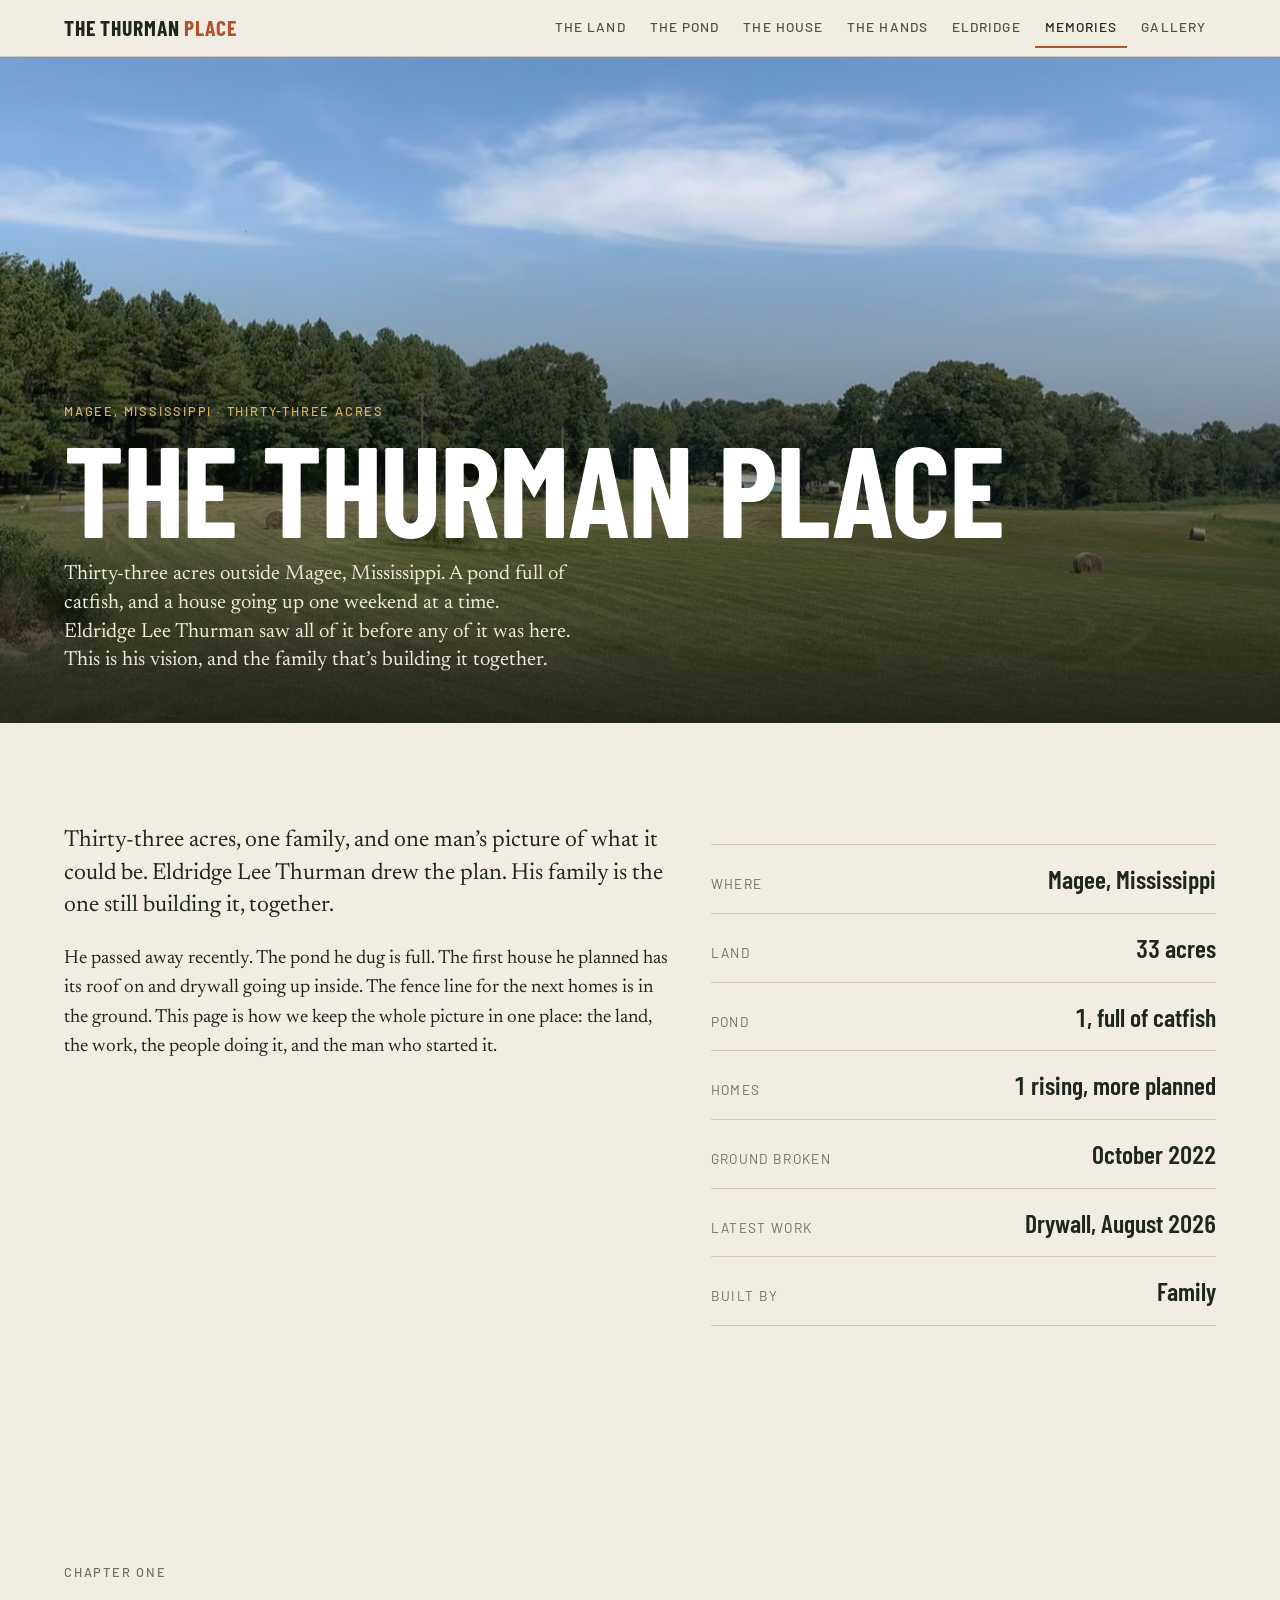
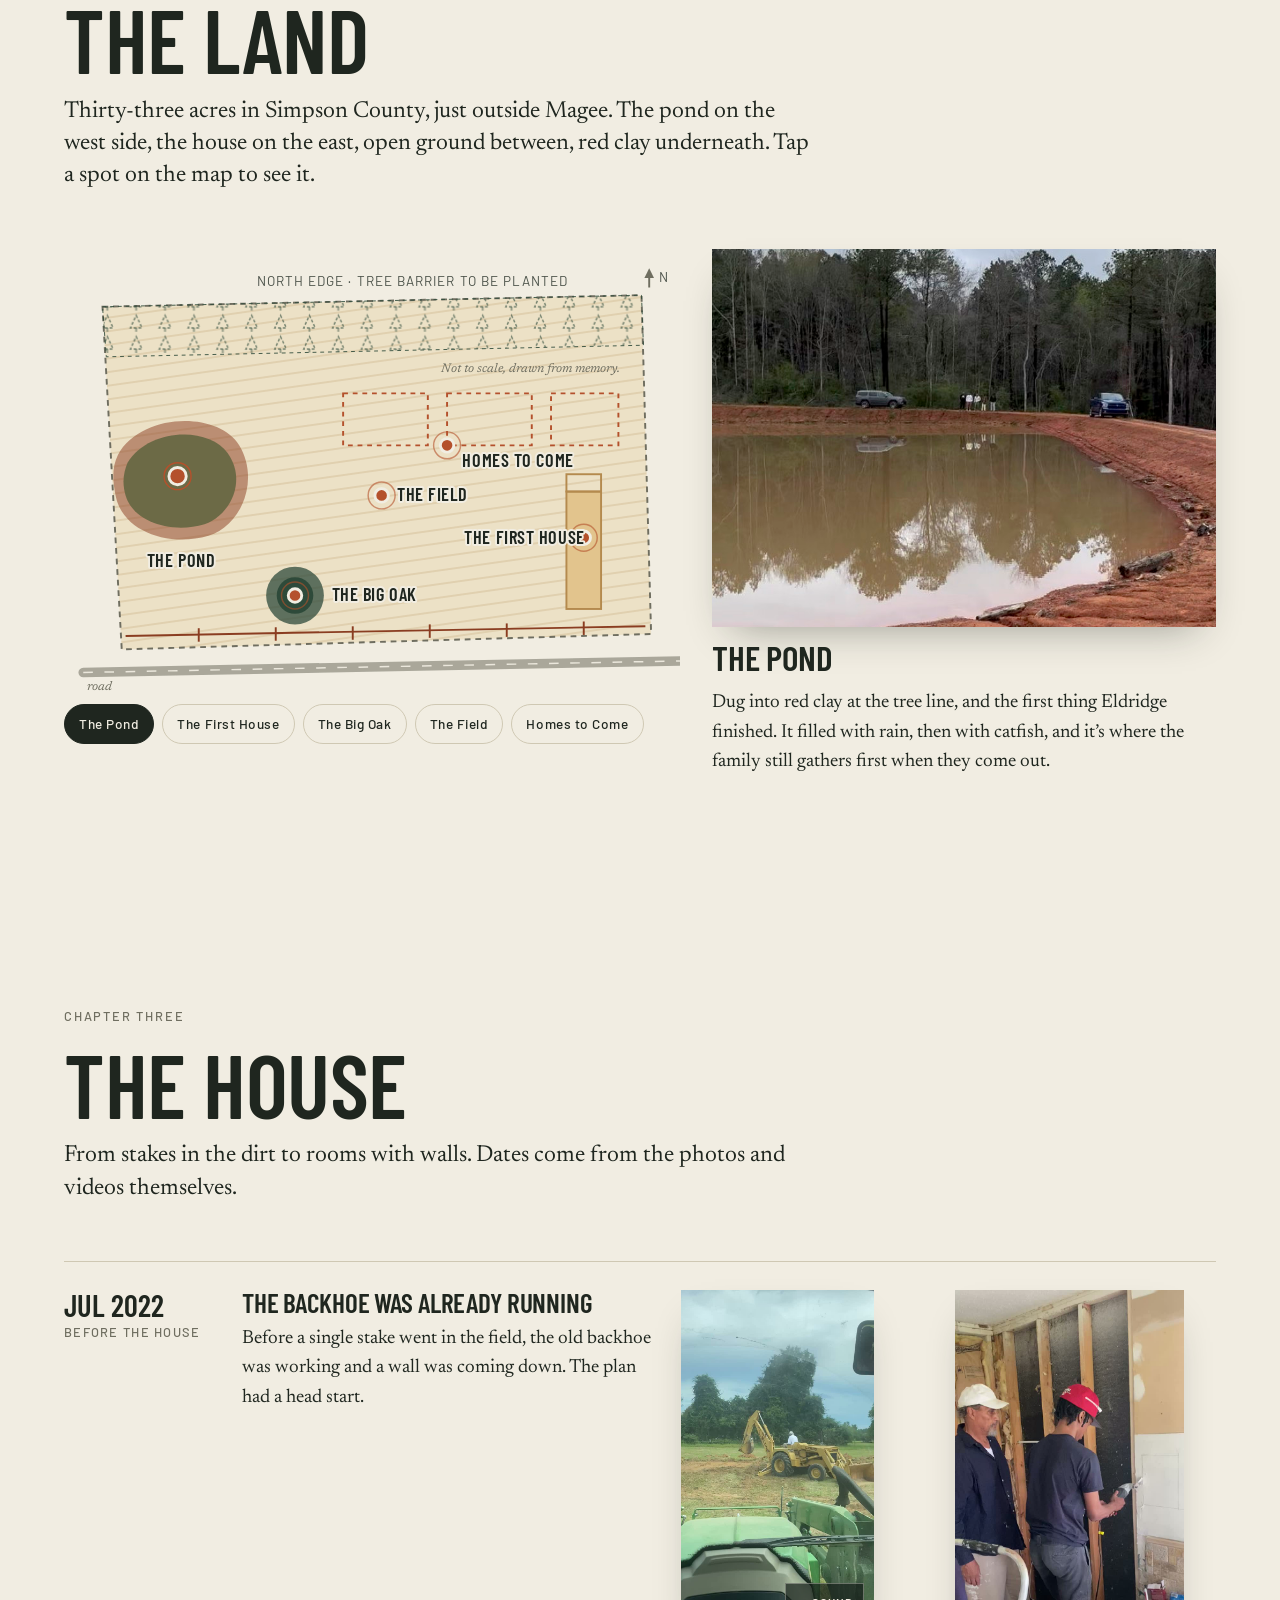
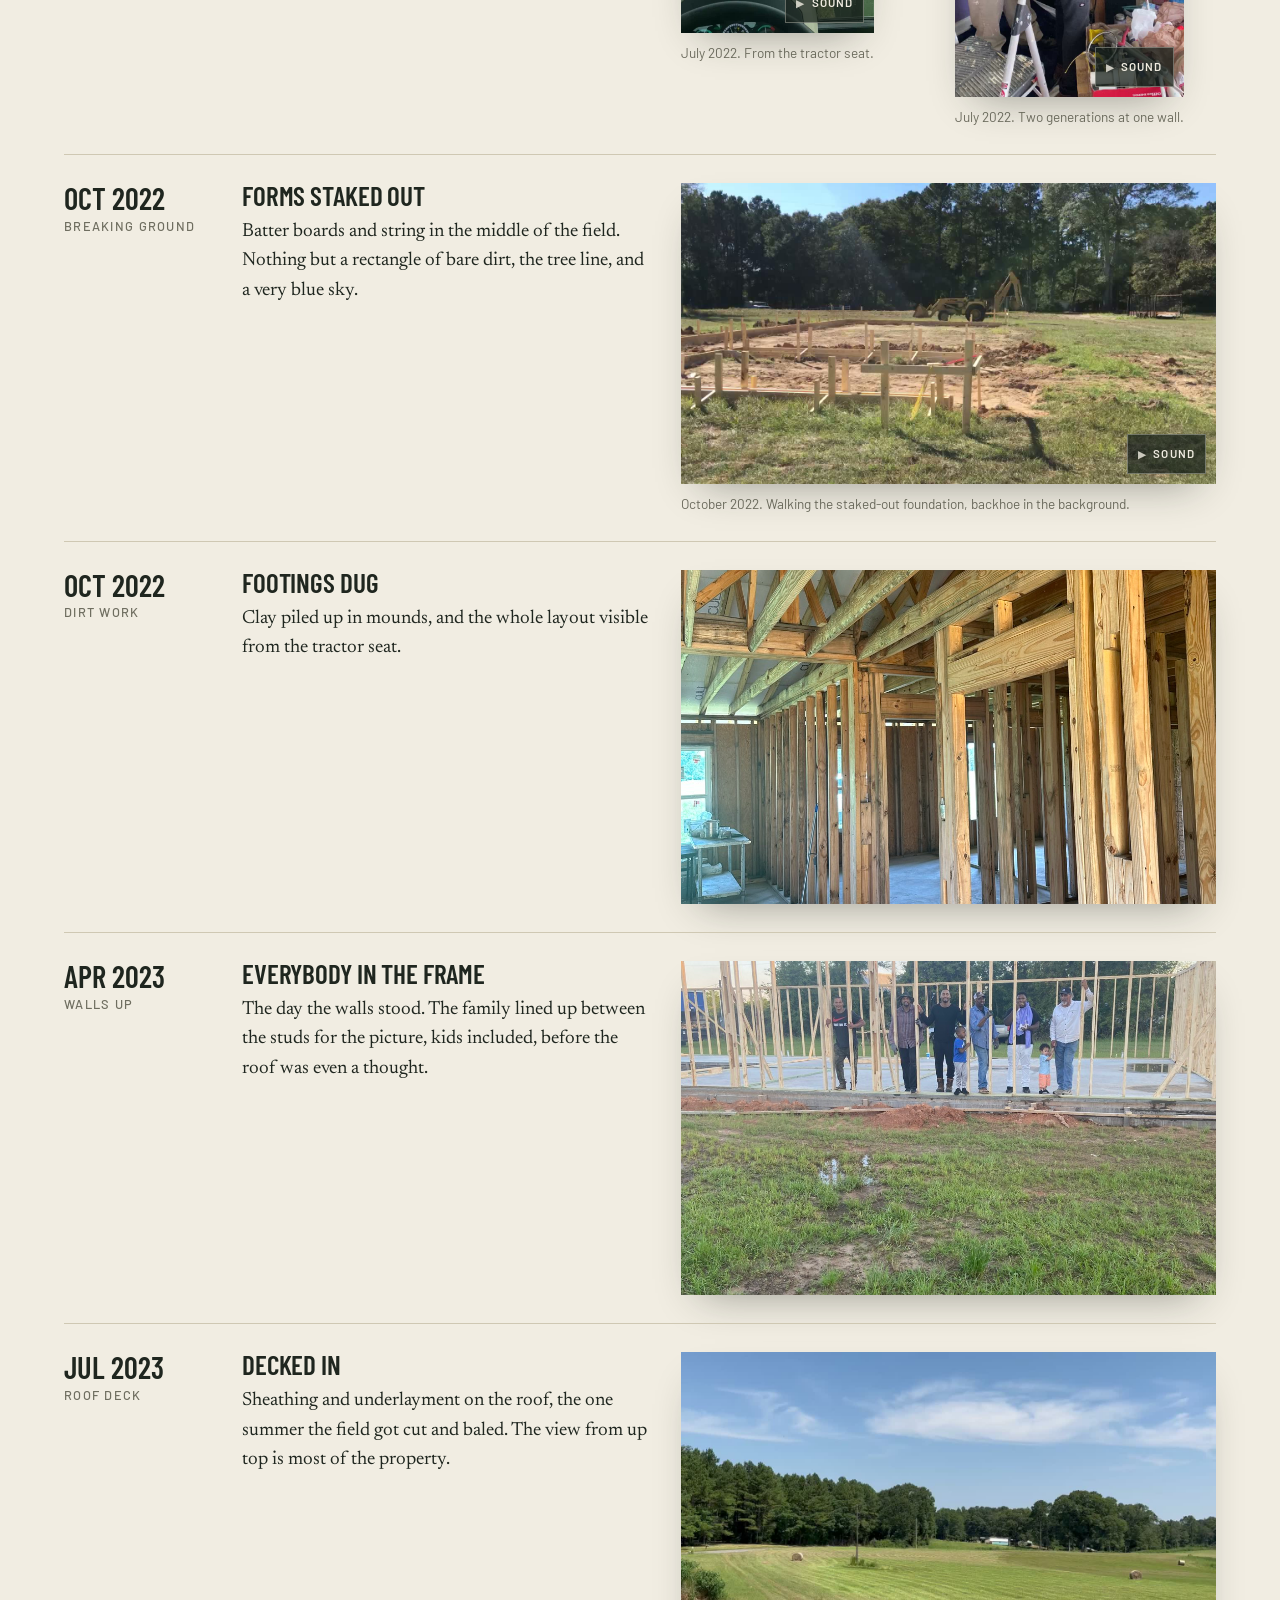
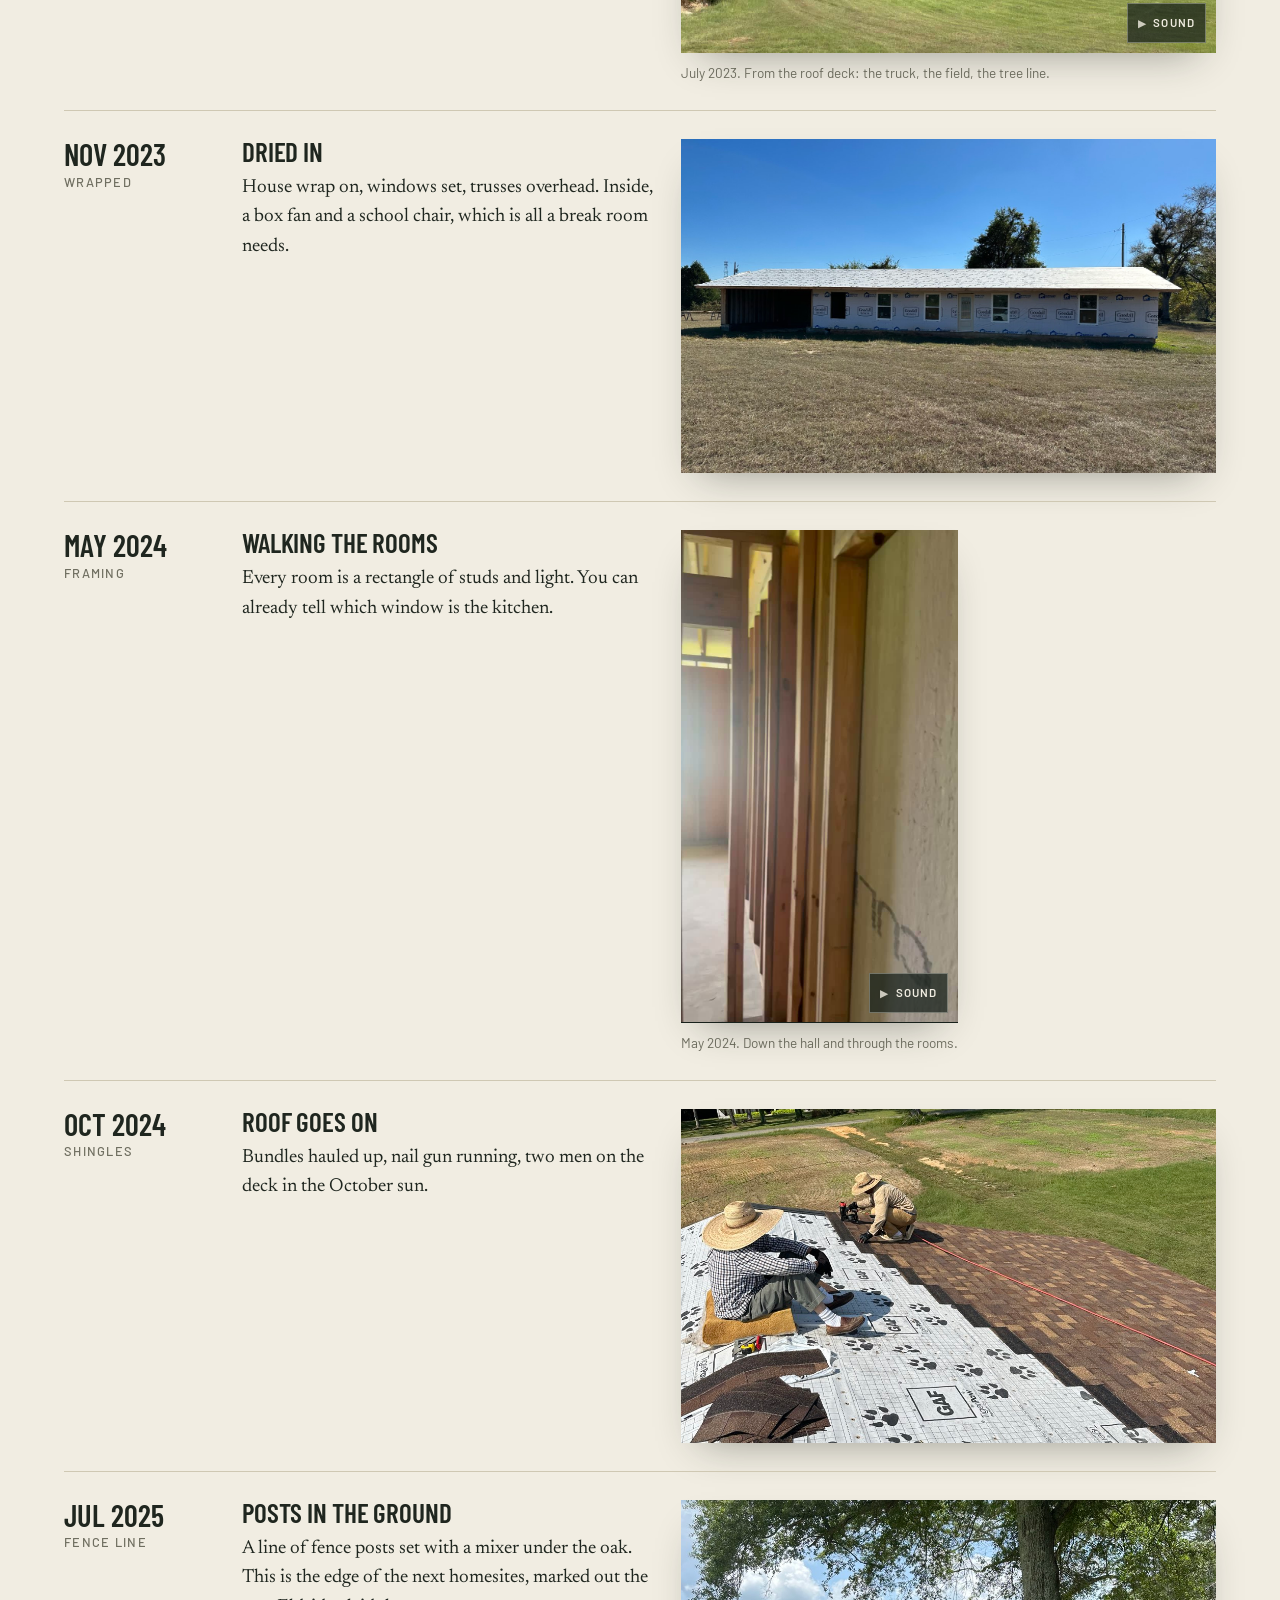
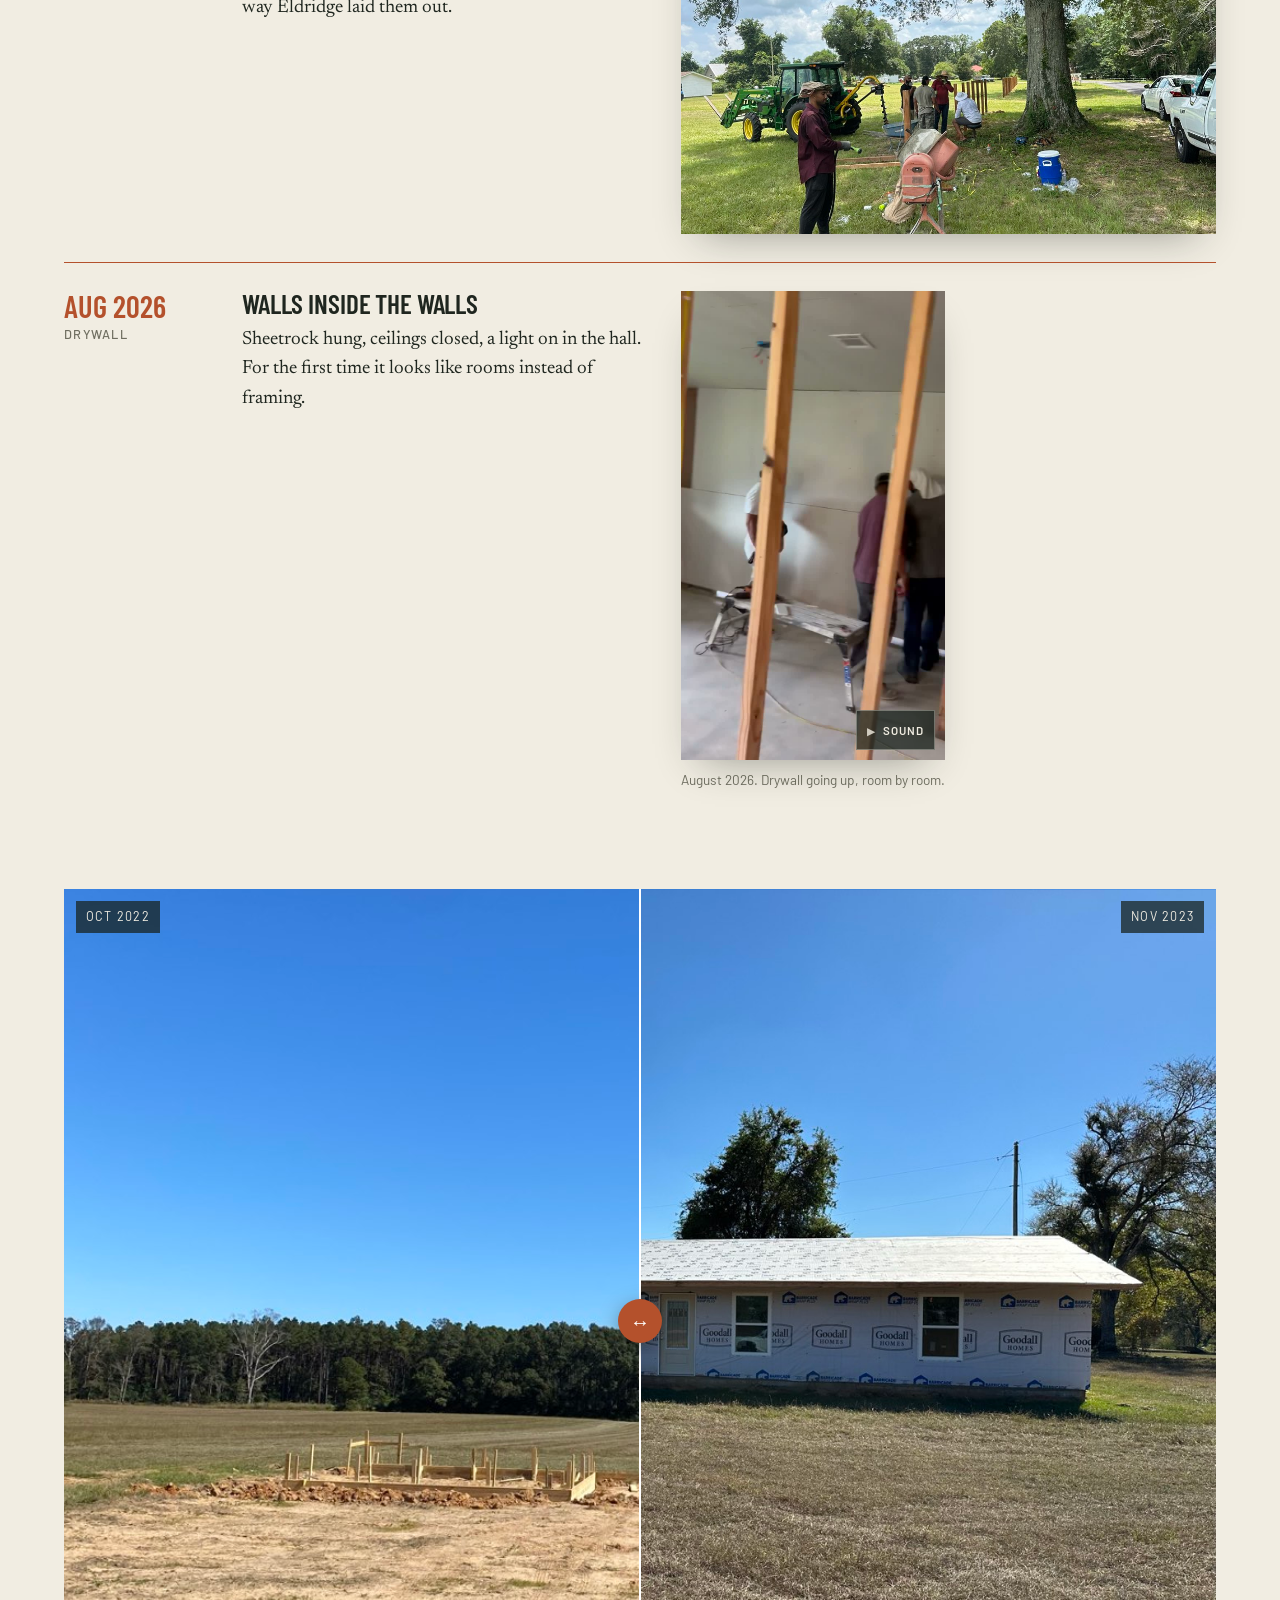
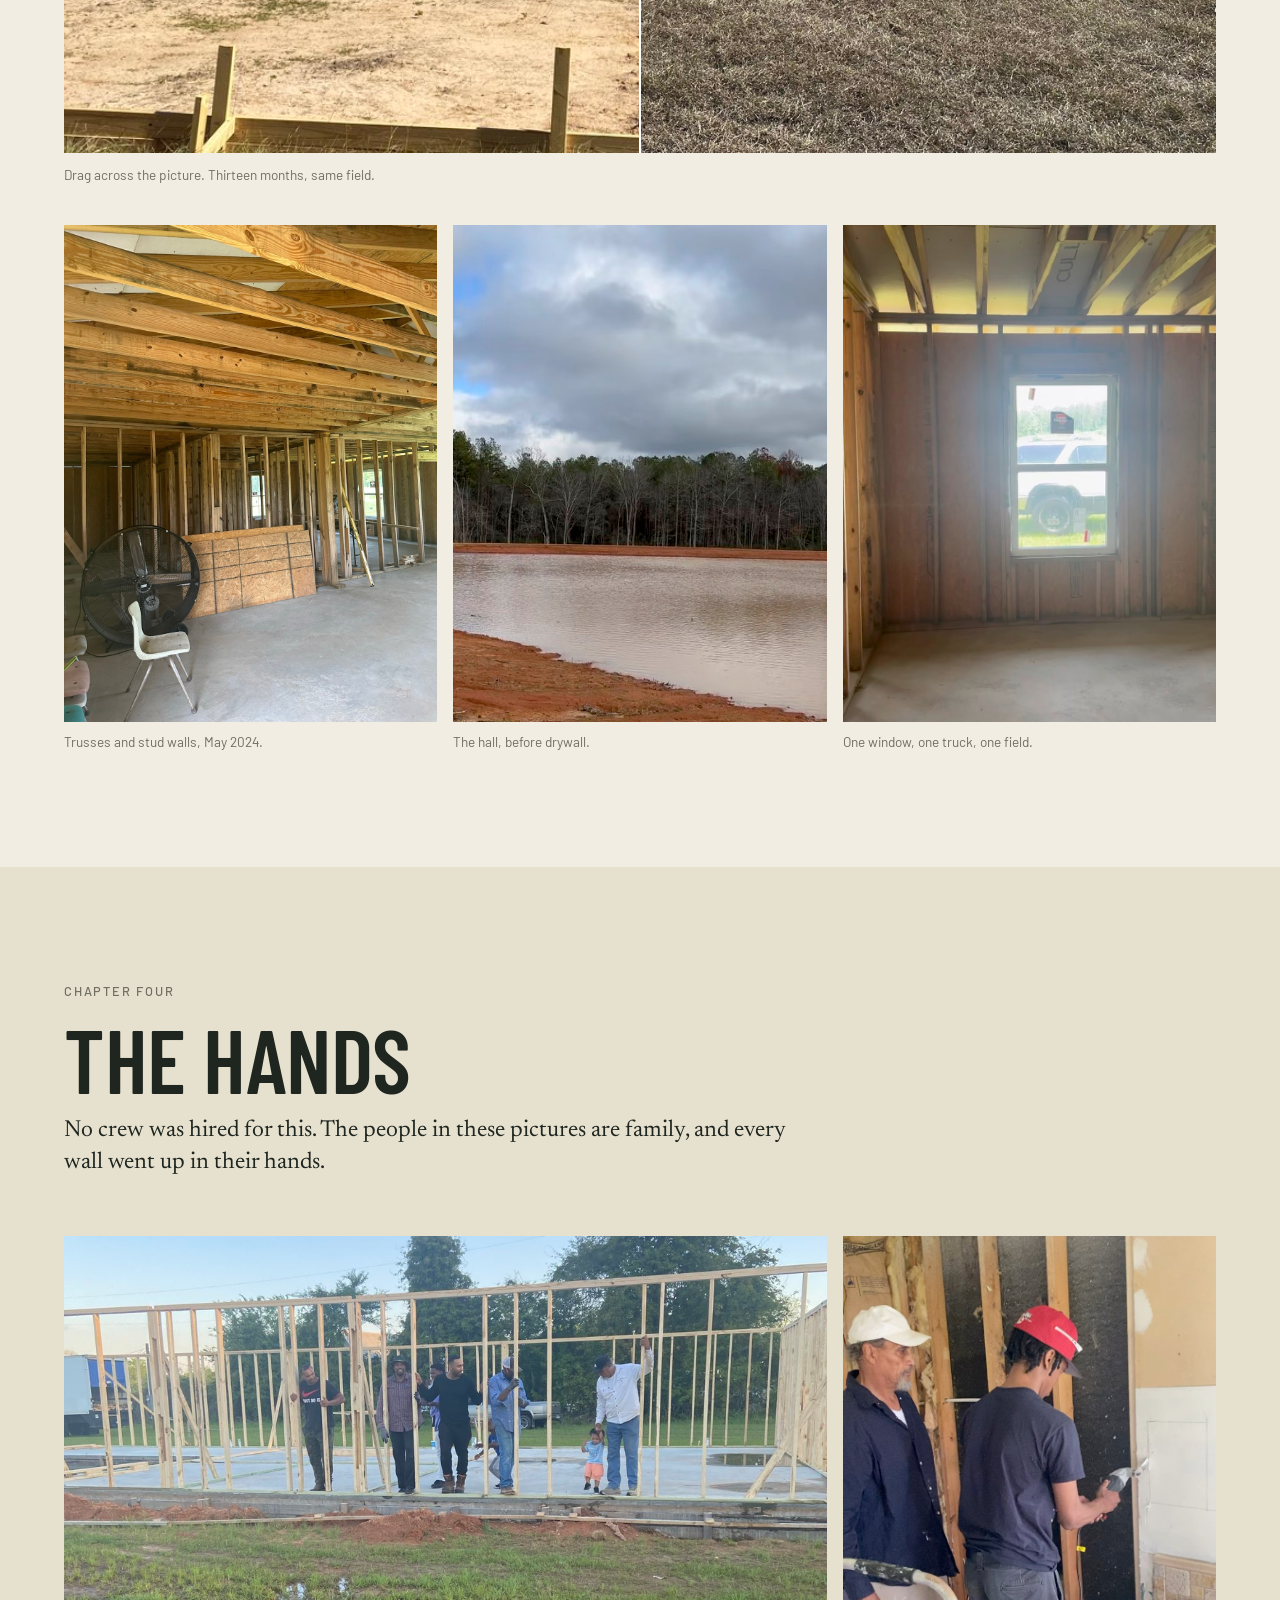
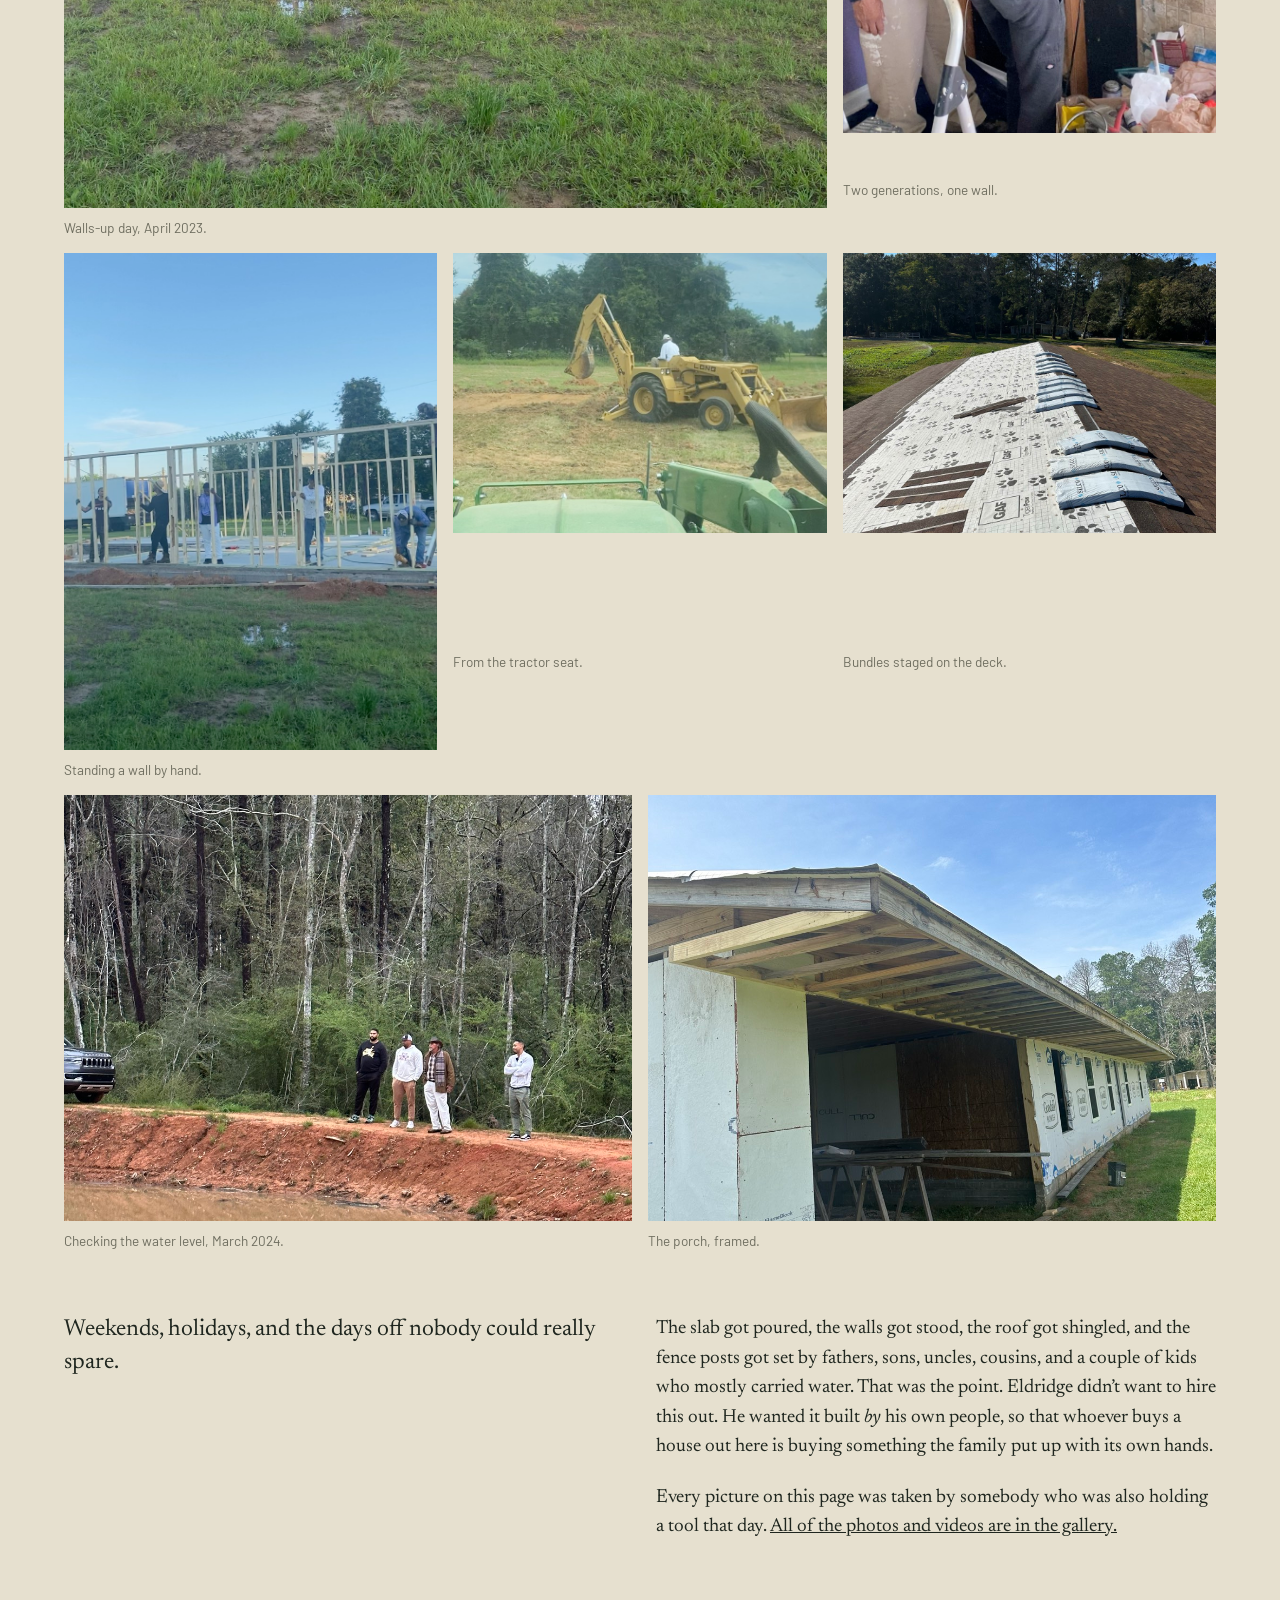
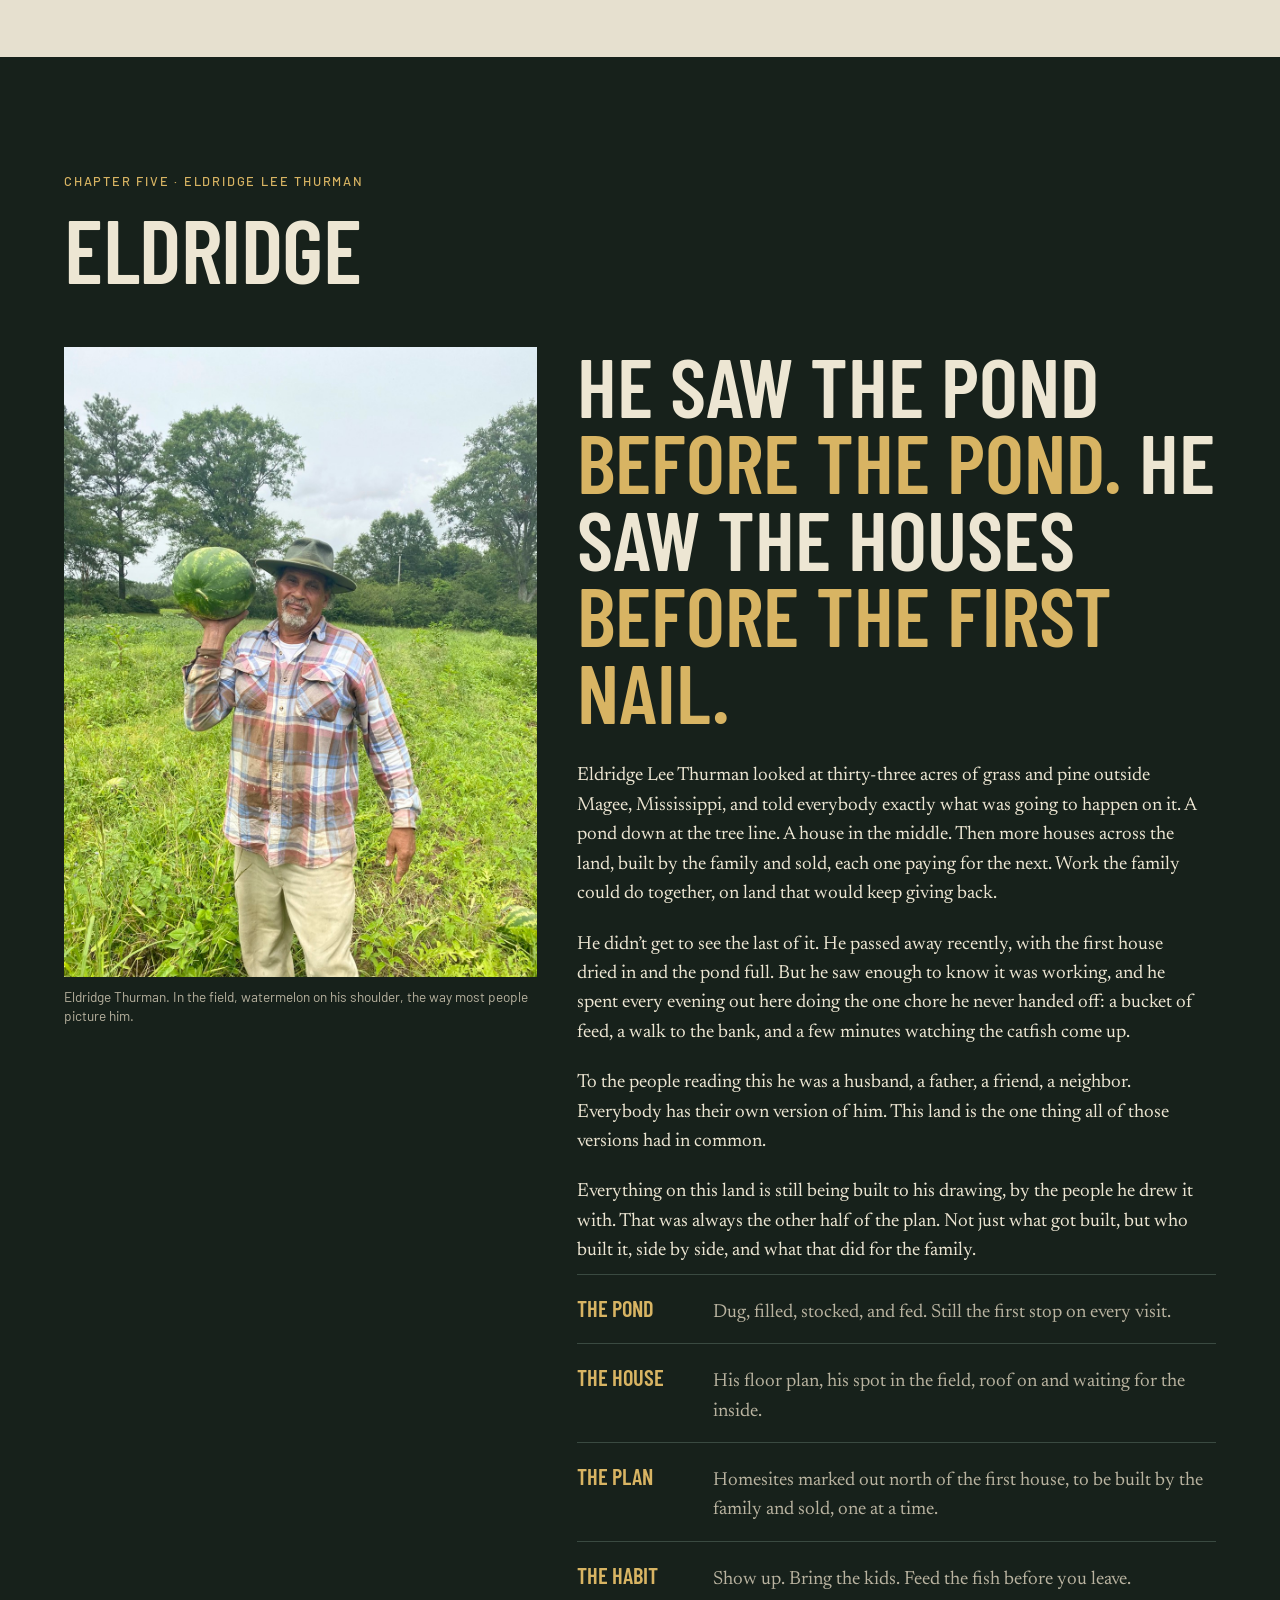
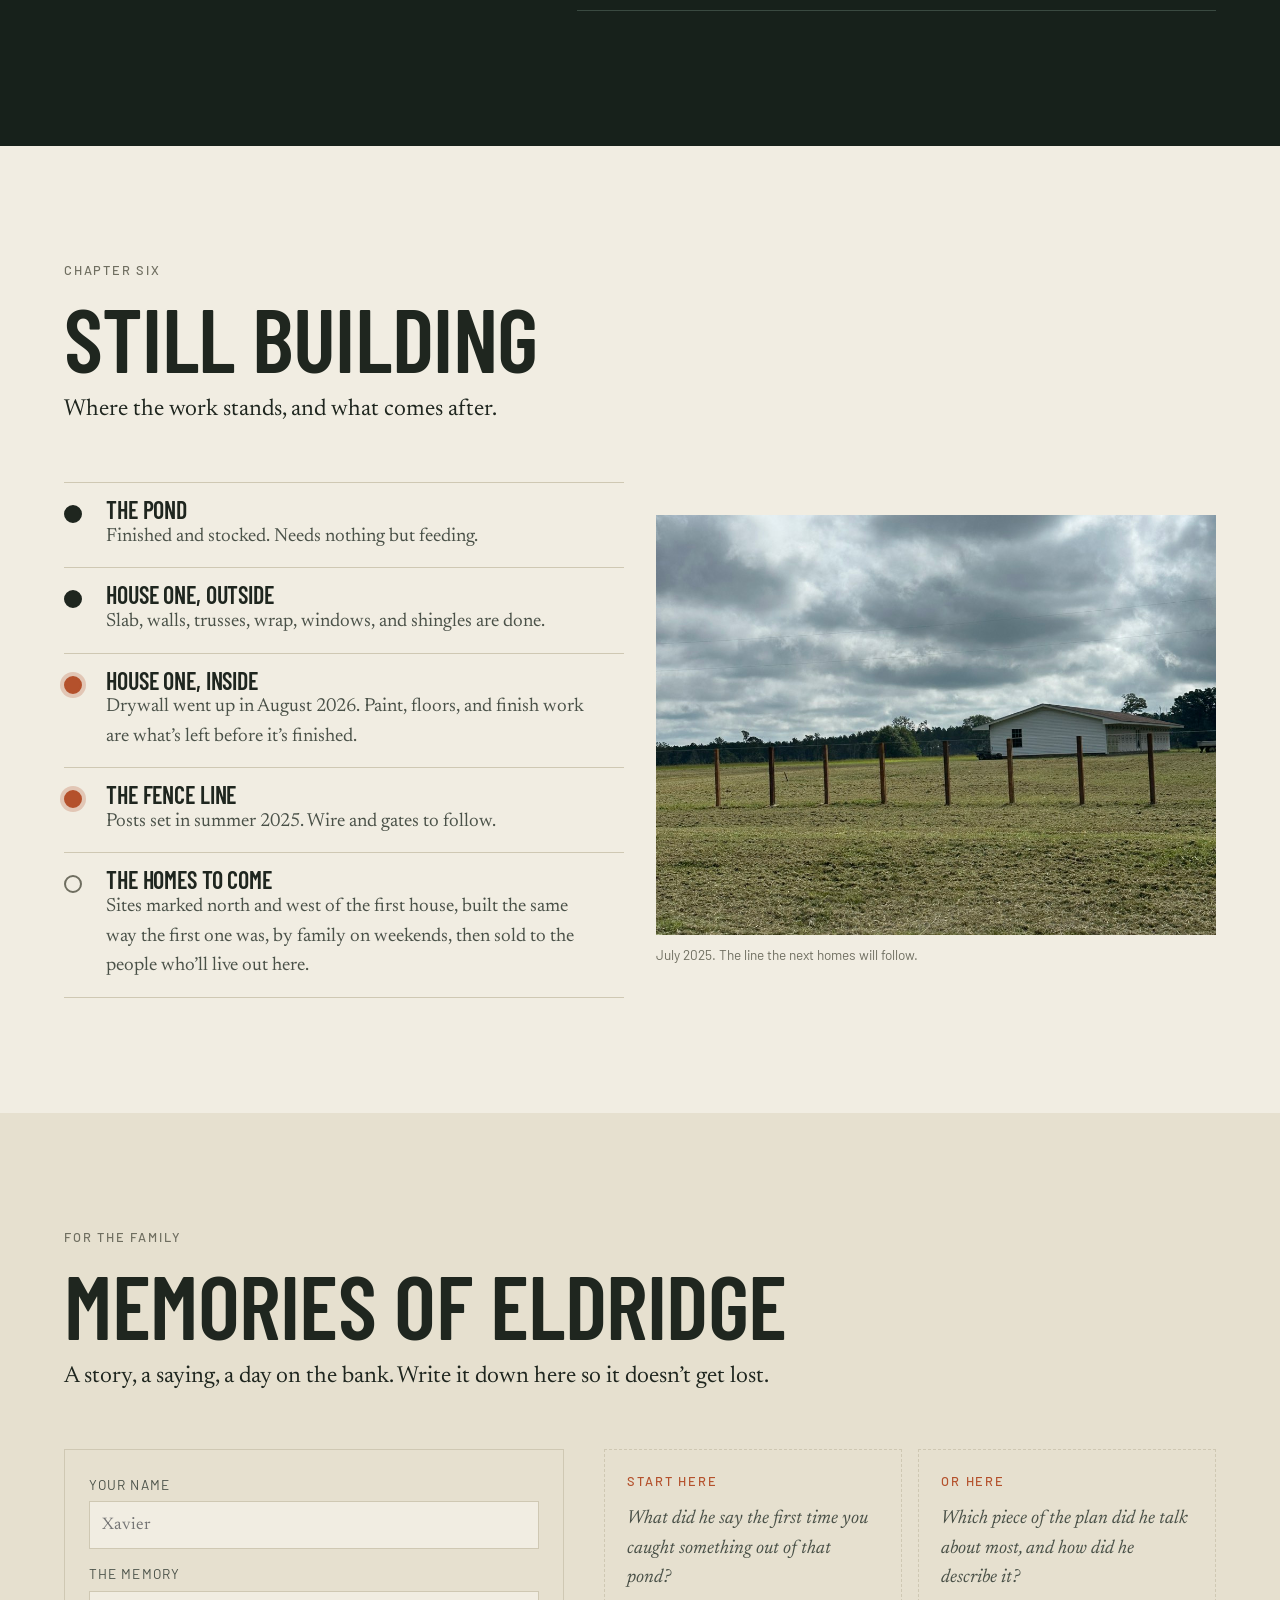
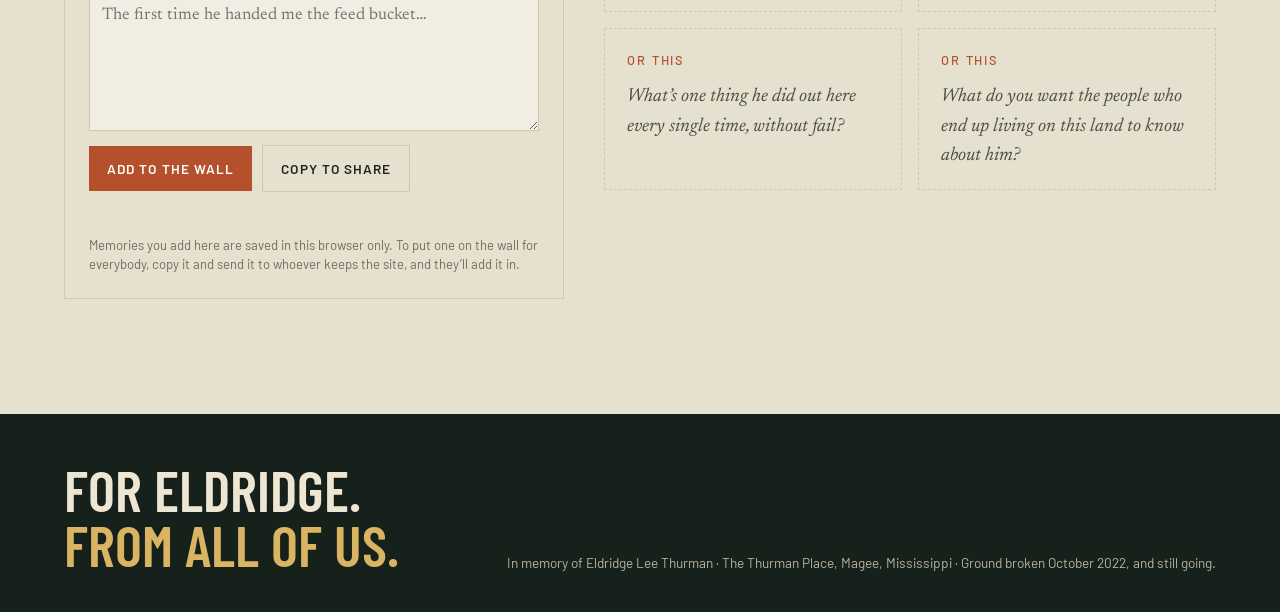
<file: docs/index.html>
<!doctype html>
<html lang="en">
<head>
<meta charset="utf-8">
<meta name="viewport" content="width=device-width, initial-scale=1">
<meta name="description" content="Thirty-three acres in Magee, Mississippi, a catfish pond, and homes built by family. The legacy of Eldridge Lee Thurman, still being built.">
<title>The Thurman Place</title>
<link rel="preconnect" href="https://fonts.googleapis.com">
<link rel="preconnect" href="https://fonts.gstatic.com" crossorigin>
<link rel="stylesheet" href="https://fonts.googleapis.com/css2?family=Barlow+Condensed:wght@500;600;700&family=Barlow:wght@400;500;600&family=Newsreader:ital,opsz,wght@0,6..72,400;0,6..72,500;1,6..72,400&display=swap">
<link rel="stylesheet" href="styles.css">
</head>
<body>

<header class="nav">
  <div class="wrap">
    <a class="wordmark" href="#top">The Thurman <span>Place</span></a>
    <button type="button" class="nav__toggle" id="nav-toggle" aria-expanded="false" aria-controls="chapters" aria-label="Open menu"><span></span><span></span><span></span></button>
    <nav aria-label="Chapters" id="chapters">
      <ul>
        <li><a href="#land">The Land</a></li>
        <li><a href="#pond">The Pond</a></li>
        <li><a href="#house">The House</a></li>
        <li><a href="#hands">The Hands</a></li>
        <li><a href="#eldridge">Eldridge</a></li>
        <li><a href="#memories">Memories</a></li>
        <li><a href="gallery.html">Gallery</a></li>
      </ul>
    </nav>
  </div>
</header>

<main id="top">

  <!-- ============ HERO ============ -->
  <section class="hero" aria-label="The Thurman Place">
    <video class="hero__img" id="hero-video" src="video/hero.mp4" poster="images/field-hay-bales.jpg" autoplay muted loop playsinline preload="auto" aria-hidden="true"></video>
    <noscript><img class="hero__img" src="images/field-hay-bales.jpg" alt="The open field under a blue sky, tree line in the distance"></noscript>
    <div class="hero__shade" aria-hidden="true"></div>
    <div class="hero__text">
      <div class="wrap">
        <p class="eyebrow">Magee, Mississippi &middot; Thirty-three acres</p>
        <h1><span class="w">The</span> <span class="w">Thurman</span> <span class="w">Place</span></h1>
        <p class="hero__dek">Thirty-three acres outside Magee, Mississippi. A pond full of catfish, and a house going up one weekend at a time. Eldridge Lee Thurman saw all of it before any of it was here. This is his vision, and the family that&rsquo;s building it together.</p>
      </div>
    </div>
  </section>

  <!-- ============ INTRO ============ -->
  <section class="intro">
    <div class="wrap intro__grid">
      <div class="prose">
        <p class="lede">Thirty-three acres, one family, and one man&rsquo;s picture of what it could be. Eldridge Lee Thurman drew the plan. His family is the one still building it, together.</p>
        <p>He passed away recently. The pond he dug is full. The first house he planned has its roof on and drywall going up inside. The fence line for the next homes is in the ground. This page is how we keep the whole picture in one place: the land, the work, the people doing it, and the man who started it.</p>
      </div>
      <dl class="facts">
        <div><dt>Where</dt><dd>Magee, Mississippi</dd></div>
        <div><dt>Land</dt><dd>33 acres</dd></div>
        <div><dt>Pond</dt><dd>1, full of catfish</dd></div>
        <div><dt>Homes</dt><dd>1 rising, more planned</dd></div>
        <div><dt>Ground broken</dt><dd>October 2022</dd></div>
        <div><dt>Latest work</dt><dd>Drywall, August 2026</dd></div>
        <div><dt>Built by</dt><dd>Family</dd></div>
      </dl>
    </div>
  </section>

  <!-- ============ THE LAND ============ -->
  <section class="chapter" id="land">
    <div class="wrap">
      <div class="chapter__head">
        <p class="eyebrow">Chapter one</p>
        <h2>The Land</h2>
        <p class="lede">Thirty-three acres in Simpson County, just outside Magee. The pond on the west side, the house on the east, open ground between, red clay underneath. Tap a spot on the map to see it.</p>
      </div>
      <div class="land">
        <div class="map">
          <svg viewBox="0 0 640 460" role="group" aria-label="Sketch map of the property, not to scale. Pond alone on the far west side, house on the east running north to south, homesites to come north and west of the house, fence line and oak along the south, planned tree barrier along the north.">
            <defs>
              <pattern id="grass" width="14" height="14" patternUnits="userSpaceOnUse" patternTransform="rotate(-8)">
                <rect width="14" height="14" fill="#D8B463" opacity="0.22"/>
                <line x1="0" y1="7" x2="14" y2="7" stroke="#B48A4E" stroke-width="1" opacity="0.4"/>
              </pattern>
              <pattern id="pines" width="22" height="22" patternUnits="userSpaceOnUse">
                <path d="M11 2 L18 16 L4 16 Z" fill="#2E4A3A" opacity="0.55"/>
                <rect x="10" y="16" width="2" height="4" fill="#2E4A3A" opacity="0.55"/>
              </pattern>
              <pattern id="pines-planned" width="30" height="22" patternUnits="userSpaceOnUse">
                <path d="M15 3 L21 16 L9 16 Z" fill="none" stroke="#2E4A3A" stroke-width="1.5" stroke-dasharray="3 2" opacity="0.7"/>
                <rect x="14" y="16" width="2" height="4" fill="#2E4A3A" opacity="0.5"/>
              </pattern>
            </defs>
            <!-- boundary -->
            <path d="M40 60 L600 48 L610 400 L60 416 Z" fill="url(#grass)" stroke="#6F6E60" stroke-width="2" stroke-dasharray="6 5"/>
            <!-- north edge: planned tree barrier -->
            <path d="M40 60 L600 48 L602 100 L44 112 Z" fill="url(#pines-planned)" stroke="#2E4A3A" stroke-width="1" stroke-dasharray="4 4" opacity="0.9"/>
            <text class="m-label" x="200" y="38">North edge &middot; tree barrier to be planted</text>
            <!-- compass -->
            <g transform="translate(608 26)">
              <line x1="0" y1="14" x2="0" y2="-2" stroke="#6F6E60" stroke-width="2"/>
              <path d="M-5 4 L0 -6 L5 4 Z" fill="#6F6E60"/>
              <text class="m-label" x="10" y="8">N</text>
            </g>
            <!-- road along the south -->
            <path d="M20 440 L640 428" stroke="#6F6E60" stroke-width="10" stroke-linecap="round" opacity="0.55"/>
            <path d="M20 440 L640 428" stroke="#F1EDE2" stroke-width="1.5" stroke-dasharray="10 12" opacity="0.9"/>
            <text class="m-note" x="24" y="458">road</text>
            <!-- pond, far west, on its own -->
            <path d="M56 214 C80 170 160 168 182 204 C204 240 184 288 150 298 C110 310 62 294 54 258 C50 240 50 226 56 214 Z" fill="#8A3D21" opacity="0.5"/>
            <path d="M66 222 C88 186 150 184 170 212 C190 240 174 276 146 286 C112 296 72 284 64 256 C60 242 62 232 66 222 Z" fill="#6C6A46"/>
            <!-- the first house, east side, long axis running north to south -->
            <rect x="522" y="252" width="36" height="122" fill="#E2C48D" stroke="#B48A4E" stroke-width="2"/>
            <rect x="522" y="234" width="36" height="18" fill="none" stroke="#B48A4E" stroke-width="2"/>
            <!-- homesites to come: north and west of the first house -->
            <rect x="290" y="150" width="88" height="54" fill="none" stroke="#B4512C" stroke-width="2" stroke-dasharray="5 5"/>
            <rect x="398" y="150" width="88" height="54" fill="none" stroke="#B4512C" stroke-width="2" stroke-dasharray="5 5"/>
            <rect x="506" y="150" width="70" height="54" fill="none" stroke="#B4512C" stroke-width="2" stroke-dasharray="5 5"/>
            <!-- fence line along the south -->
            <path d="M64 402 L604 392" stroke="#8A3D21" stroke-width="2"/>
            <g stroke="#8A3D21" stroke-width="2">
              <line x1="140" y1="394" x2="140" y2="408"/><line x1="220" y1="393" x2="220" y2="407"/><line x1="300" y1="392" x2="300" y2="406"/>
              <line x1="380" y1="390" x2="380" y2="404"/><line x1="460" y1="389" x2="460" y2="403"/><line x1="540" y1="387" x2="540" y2="401"/>
            </g>
            <!-- the big oak, south side -->
            <circle cx="240" cy="360" r="30" fill="#2E4A3A" opacity="0.75"/>
            <circle cx="240" cy="360" r="19" fill="#2E4A3A"/>
            <text class="m-note" x="392" y="128" text-anchor="start">Not to scale, drawn from memory.</text>

            <!-- hotspots -->
            <g class="hot" data-spot="pond" tabindex="0" role="button" aria-pressed="true" aria-label="The pond">
              <circle class="hit" cx="118" cy="236" r="26" fill="transparent"/><circle class="halo" cx="118" cy="236" r="14"/><circle class="dot" cx="118" cy="236" r="7"/>
              <text x="86" y="330">The Pond</text>
            </g>
            <g class="hot" data-spot="house" tabindex="0" role="button" aria-pressed="false" aria-label="The first house">
              <circle class="hit" cx="540" cy="300" r="26" fill="transparent"/><circle class="halo" cx="540" cy="300" r="14"/><circle class="dot" cx="540" cy="300" r="7"/>
              <text x="416" y="306">The First House</text>
            </g>
            <g class="hot" data-spot="oak" tabindex="0" role="button" aria-pressed="false" aria-label="The big oak">
              <circle class="hit" cx="240" cy="360" r="26" fill="transparent"/><circle class="halo" cx="240" cy="360" r="14"/><circle class="dot" cx="240" cy="360" r="7"/>
              <text x="278" y="366">The Big Oak</text>
            </g>
            <g class="hot" data-spot="field" tabindex="0" role="button" aria-pressed="false" aria-label="The open field">
              <circle class="hit" cx="330" cy="256" r="26" fill="transparent"/><circle class="halo" cx="330" cy="256" r="14"/><circle class="dot" cx="330" cy="256" r="7"/>
              <text x="346" y="262">The Field</text>
            </g>
            <g class="hot" data-spot="lots" tabindex="0" role="button" aria-pressed="false" aria-label="The homes to come">
              <circle class="hit" cx="398" cy="204" r="26" fill="transparent"/><circle class="halo" cx="398" cy="204" r="14"/><circle class="dot" cx="398" cy="204" r="7"/>
              <text x="414" y="226">Homes to Come</text>
            </g>
          </svg>
          <div class="map__legend" aria-label="Places on the map">
            <button type="button" data-spot="pond" aria-pressed="true">The Pond</button>
            <button type="button" data-spot="house" aria-pressed="false">The First House</button>
            <button type="button" data-spot="oak" aria-pressed="false">The Big Oak</button>
            <button type="button" data-spot="field" aria-pressed="false">The Field</button>
            <button type="button" data-spot="lots" aria-pressed="false">Homes to Come</button>
          </div>
        </div>
        <div class="map__panel" aria-live="polite">
          <img id="map-img" src="images/pond-red-clay-bank.jpg" alt="The pond, its red clay bank curving toward the tree line">
          <h3 id="map-title">The Pond</h3>
          <p id="map-text">Dug into red clay at the tree line, and the first thing Eldridge finished. It filled with rain, then with catfish, and it&rsquo;s where the family still gathers first when they come out.</p>
        </div>
      </div>
    </div>
  </section>

  <!-- ============ THE POND ============ -->
  <section class="chapter chapter--clay" id="pond">
    <div class="wrap">
      <div class="chapter__head">
        <p class="eyebrow">Chapter two</p>
        <h2>The Pond</h2>
        <p class="lede">He fed the catfish every evening. Tap the water and they&rsquo;ll come up.</p>
      </div>
      <div class="pond-lead">
        <figure class="vid vid--portrait">
          <div class="vid__frame">
            <video src="video/feeding.mp4" poster="video/feeding.jpg" muted loop playsinline preload="metadata" aria-label="The pond at feeding time, catfish churning the surface along the red clay bank"></video>
            <button type="button" class="vid__sound" aria-pressed="false" aria-label="Turn sound on">Sound</button>
          </div>
          <figcaption>June 2024. Feeding time. The water boils.</figcaption>
        </figure>
        <div class="pond-text pond-text--lead">
          <p class="big">Red clay, rainwater, and more catfish than anybody has counted.</p>
          <div class="prose">
            <p>The pond was the first piece of the plan to become real. Eldridge had it dug at the low edge of the field where the pines start, and he waited on the rain to fill it. Then he stocked it, and then he made feeding those fish the closing chore of every day he was out here.</p>
            <p>Stand on the bank at dusk and throw a handful in. The water boils. That part is his.</p>
          </div>
        </div>
      </div>

      <div class="pond-tap">
        <p class="eyebrow">Your turn</p>
        <div class="pond-stage">
          <canvas id="pond" tabindex="0" role="img" aria-label="The pond at dusk. Tap or press Enter to toss a handful of feed and send ripples across the water." hidden></canvas>
          <img id="pond-fallback" class="fallback" src="images/pond-wide-clouds.jpg" alt="The pond under a heavy grey sky, red clay banks, pines behind">
          <div class="pond-stage__hint"><span id="pond-count">Tap the water</span></div>
        </div>
      </div>

      <div class="vid-row">
        <figure class="vid vid--landscape">
          <div class="vid__frame">
            <video src="video/pond-winter.mp4" poster="video/pond-winter.jpg" muted loop playsinline preload="metadata" aria-label="Slow pan across the full pond under heavy winter clouds"></video>
            <button type="button" class="vid__sound" aria-pressed="false" aria-label="Turn sound on">Sound</button>
          </div>
          <figcaption>January 2024. The pond fills, and a winter sky sits on it.</figcaption>
        </figure>
        <figure class="vid vid--portrait">
          <div class="vid__frame">
            <video src="video/casting.mp4" poster="video/casting.jpg" muted loop playsinline preload="metadata" aria-label="A man casting from the red clay bank at golden hour"></video>
            <button type="button" class="vid__sound" aria-pressed="false" aria-label="Turn sound on">Sound</button>
          </div>
          <figcaption>October 2024. One cast after another until the light went.</figcaption>
        </figure>
        <figure class="vid vid--portrait">
          <div class="vid__frame">
            <video src="video/bank-family.mp4" poster="video/bank-family.jpg" muted loop playsinline preload="metadata" aria-label="The family standing on the far bank, reflected in the pond"></video>
            <button type="button" class="vid__sound" aria-pressed="false" aria-label="Turn sound on">Sound</button>
          </div>
          <figcaption>March 2024. Everybody on the far bank, and everybody in the water too.</figcaption>
        </figure>
        <div class="prose">
          <p>Nobody schedules the trips to the bank. Somebody says <em>let&rsquo;s go check the pond</em> and the whole group ends up standing at the edge of the clay, reflected in the water.</p>
        </div>
      </div>

      <div class="pond-grid">
        <figure><img src="images/pond-five-on-bank.jpg" alt="Five men standing in a row on the far bank, reflected in still water" loading="lazy"><figcaption>March 2024. The whole line of them, and the reflection.</figcaption></figure>
        <figure><img src="images/pond-catfish-ripple.jpg" alt="Rings spreading across the pond where a catfish surfaced" loading="lazy"><figcaption>Feeding time. One came up.</figcaption></figure>
        <figure><img src="images/fishing-solo-golden.jpg" alt="A man in a white cap casting into the pond at golden hour" loading="lazy"><figcaption>Golden hour, one line in the water.</figcaption></figure>
        <figure><img src="images/fishing-three-golden.jpg" alt="Three men fishing from the clay bank as the light goes" loading="lazy"><figcaption>Three rods, last light.</figcaption></figure>
      </div>
    </div>
  </section>

  <!-- ============ THE HOUSE ============ -->
  <section class="chapter" id="house">
    <div class="wrap">
      <div class="chapter__head">
        <p class="eyebrow">Chapter three</p>
        <h2>The House</h2>
        <p class="lede">From stakes in the dirt to rooms with walls. Dates come from the photos and videos themselves.</p>
      </div>

      <div class="timeline">
        <article class="tl">
          <div class="tl__date">Jul 2022<small>Before the house</small></div>
          <div><h3>The backhoe was already running</h3><p>Before a single stake went in the field, the old backhoe was working and a wall was coming down. The plan had a head start.</p></div>
          <div class="tl__pair"><figure class="vid vid--portrait">
          <div class="vid__frame">
            <video src="video/backhoe.mp4" poster="video/backhoe.jpg" muted loop playsinline preload="metadata" aria-label="The yellow backhoe digging, seen from the tractor cab"></video>
            <button type="button" class="vid__sound" aria-pressed="false" aria-label="Turn sound on">Sound</button>
          </div>
          <figcaption>July 2022. From the tractor seat.</figcaption>
        </figure><figure class="vid vid--portrait">
          <div class="vid__frame">
            <video src="video/remodel.mp4" poster="video/remodel.jpg" muted loop playsinline preload="metadata" aria-label="An older man in a white cap watching a younger man cut into a wall"></video>
            <button type="button" class="vid__sound" aria-pressed="false" aria-label="Turn sound on">Sound</button>
          </div>
          <figcaption>July 2022. Two generations at one wall.</figcaption>
        </figure></div>
        </article>
        <article class="tl">
          <div class="tl__date">Oct 2022<small>Breaking ground</small></div>
          <div><h3>Forms staked out</h3><p>Batter boards and string in the middle of the field. Nothing but a rectangle of bare dirt, the tree line, and a very blue sky.</p></div>
          <figure class="vid vid--landscape">
          <div class="vid__frame">
            <video src="video/groundbreaking.mp4" poster="video/groundbreaking.jpg" muted loop playsinline preload="metadata" aria-label="Slow pan across the staked foundation forms in the open field"></video>
            <button type="button" class="vid__sound" aria-pressed="false" aria-label="Turn sound on">Sound</button>
          </div>
          <figcaption>October 2022. Walking the staked-out foundation, backhoe in the background.</figcaption>
        </figure>
        </article>
        <article class="tl">
          <div class="tl__date">Oct 2022<small>Dirt work</small></div>
          <div><h3>Footings dug</h3><p>Clay piled up in mounds, and the whole layout visible from the tractor seat.</p></div>
          <img src="images/panorama-backhoe-forms.jpg" alt="Panorama of a yellow backhoe beside the staked foundation, box truck in the distance" loading="lazy">
        </article>
        <article class="tl">
          <div class="tl__date">Apr 2023<small>Walls up</small></div>
          <div><h3>Everybody in the frame</h3><p>The day the walls stood. The family lined up between the studs for the picture, kids included, before the roof was even a thought.</p></div>
          <img src="images/family-in-frame-1.jpg" alt="Family members and two small children standing inside the newly framed walls at sunset" loading="lazy">
        </article>
        <article class="tl">
          <div class="tl__date">Jul 2023<small>Roof deck</small></div>
          <div><h3>Decked in</h3><p>Sheathing and underlayment on the roof, the one summer the field got cut and baled. The view from up top is most of the property.</p></div>
          <figure class="vid vid--landscape">
          <div class="vid__frame">
            <video src="video/roofdeck.mp4" poster="video/roofdeck.jpg" muted loop playsinline preload="metadata" aria-label="Pan from the roof across the freshly baled hayfield"></video>
            <button type="button" class="vid__sound" aria-pressed="false" aria-label="Turn sound on">Sound</button>
          </div>
          <figcaption>July 2023. From the roof deck: the truck, the field, the tree line.</figcaption>
        </figure>
        </article>
        <article class="tl">
          <div class="tl__date">Nov 2023<small>Wrapped</small></div>
          <div><h3>Dried in</h3><p>House wrap on, windows set, trusses overhead. Inside, a box fan and a school chair, which is all a break room needs.</p></div>
          <img src="images/house-wrapped-front.jpg" alt="The long single-story house wrapped in white house wrap, carport on the left, blue sky" loading="lazy">
        </article>
        <article class="tl">
          <div class="tl__date">May 2024<small>Framing</small></div>
          <div><h3>Walking the rooms</h3><p>Every room is a rectangle of studs and light. You can already tell which window is the kitchen.</p></div>
          <figure class="vid vid--portrait">
          <div class="vid__frame">
            <video src="video/framing-walk.mp4" poster="video/framing-walk.jpg" muted loop playsinline preload="metadata" aria-label="Walkthrough of the framed interior, studs and trusses"></video>
            <button type="button" class="vid__sound" aria-pressed="false" aria-label="Turn sound on">Sound</button>
          </div>
          <figcaption>May 2024. Down the hall and through the rooms.</figcaption>
        </figure>
        </article>
        <article class="tl">
          <div class="tl__date">Oct 2024<small>Shingles</small></div>
          <div><h3>Roof goes on</h3><p>Bundles hauled up, nail gun running, two men on the deck in the October sun.</p></div>
          <img src="images/roofing-two-men.jpg" alt="Two men laying brown shingles on the roof, the field and neighboring house beyond" loading="lazy">
        </article>
        <article class="tl">
          <div class="tl__date">Jul 2025<small>Fence line</small></div>
          <div><h3>Posts in the ground</h3><p>A line of fence posts set with a mixer under the oak. This is the edge of the next homesites, marked out the way Eldridge laid them out.</p></div>
          <img src="images/oak-tree-work-crew.jpg" alt="Crew mixing concrete under the big oak, tractor nearby, fence posts going in behind" loading="lazy">
        </article>
        <article class="tl tl--now">
          <div class="tl__date">Aug 2026<small>Drywall</small></div>
          <div><h3>Walls inside the walls</h3><p>Sheetrock hung, ceilings closed, a light on in the hall. For the first time it looks like rooms instead of framing.</p></div>
          <figure class="vid vid--portrait">
          <div class="vid__frame">
            <video src="video/drywall.mp4" poster="video/drywall.jpg" muted loop playsinline preload="metadata" aria-label="Interior with drywall hung on walls and ceiling, workers in the hall"></video>
            <button type="button" class="vid__sound" aria-pressed="false" aria-label="Turn sound on">Sound</button>
          </div>
          <figcaption>August 2026. Drywall going up, room by room.</figcaption>
        </figure>
        </article>
      </div>

      <div class="compare" id="compare">
        <div class="compare__frame">
          <img src="images/foundation-forms.jpg" alt="Foundation forms in bare dirt, October 2022">
          <img class="after" src="images/house-wrapped-front.jpg" alt="The wrapped house in the same field, November 2023">
          <div class="compare__handle" aria-hidden="true"></div>
          <div class="compare__tags" aria-hidden="true"><span>Oct 2022</span><span>Nov 2023</span></div>
        </div>
        <input type="range" id="compare-range" min="0" max="100" value="50" aria-label="Drag to compare the staked foundation with the wrapped house">
      </div>
      <p class="cap" style="margin-top:12px">Drag across the picture. Thirteen months, same field.</p>

      <div class="strip">
        <figure><img src="images/interior-trusses.jpg" alt="Interior framing with roof trusses overhead and a folding table" loading="lazy"><figcaption>Trusses and stud walls, May 2024.</figcaption></figure>
        <figure><img src="images/interior-hall-long.jpg" alt="Long view down the framed hallway" loading="lazy"><figcaption>The hall, before drywall.</figcaption></figure>
        <figure><img src="images/interior-window.jpg" alt="A framed room with one window looking out to the field" loading="lazy"><figcaption>One window, one truck, one field.</figcaption></figure>
      </div>
    </div>
  </section>

  <!-- ============ THE HANDS ============ -->
  <section class="chapter chapter--lumber" id="hands">
    <div class="wrap">
      <div class="chapter__head">
        <p class="eyebrow">Chapter four</p>
        <h2>The Hands</h2>
        <p class="lede">No crew was hired for this. The people in these pictures are family, and every wall went up in their hands.</p>
      </div>
      <div class="hands">
        <figure class="span-4"><img src="images/family-in-frame-3.jpg" alt="The family standing inside the framed walls, waving, at sunset" loading="lazy"><figcaption>Walls-up day, April 2023.</figcaption></figure>
        <figure class="span-2 tall"><img src="images/remodel-two-generations.jpg" alt="An older man in a white cap watching a younger man cut into a wall during a remodel" loading="lazy"><figcaption>Two generations, one wall.</figcaption></figure>
        <figure class="span-2 tall"><img src="images/raising-walls.jpg" alt="Family members holding up a framed wall section on the slab" loading="lazy"><figcaption>Standing a wall by hand.</figcaption></figure>
        <figure class="span-2"><img src="images/backhoe-from-tractor.jpg" alt="View from the tractor seat of the backhoe digging" loading="lazy"><figcaption>From the tractor seat.</figcaption></figure>
        <figure class="span-2"><img src="images/roof-shingle-bundles.jpg" alt="Shingle bundles laid out on the roof underlayment" loading="lazy"><figcaption>Bundles staged on the deck.</figcaption></figure>
        <figure class="span-3"><img src="images/pond-four-on-bank.jpg" alt="Four men on the pond bank, reflected in the water, bare spring trees behind" loading="lazy"><figcaption>Checking the water level, March 2024.</figcaption></figure>
        <figure class="span-3"><img src="images/porch-rafters.jpg" alt="Porch rafters and the wrapped wall under a bright sky" loading="lazy"><figcaption>The porch, framed.</figcaption></figure>
      </div>
      <div class="hands-text">
        <div class="prose">
          <p class="lede">Weekends, holidays, and the days off nobody could really spare.</p>
        </div>
        <div class="prose">
          <p>The slab got poured, the walls got stood, the roof got shingled, and the fence posts got set by fathers, sons, uncles, cousins, and a couple of kids who mostly carried water. That was the point. Eldridge didn&rsquo;t want to hire this out. He wanted it built <em>by</em> his own people, so that whoever buys a house out here is buying something the family put up with its own hands.</p>
          <p>Every picture on this page was taken by somebody who was also holding a tool that day. <a href="gallery.html">All of the photos and videos are in the gallery.</a></p>
        </div>
      </div>
    </div>
  </section>

  <!-- ============ ELDRIDGE ============ -->
  <section class="chapter chapter--pine" id="eldridge">
    <div class="wrap">
      <div class="chapter__head">
        <p class="eyebrow">Chapter five &middot; Eldridge Lee Thurman</p>
        <h2>Eldridge</h2>
      </div>
      <div class="eld">
        <figure>
          <img src="images/eldridge.jpg" alt="Eldridge Thurman standing in the field in a wide-brim hat and plaid shirt, a watermelon on his shoulder, smiling" loading="lazy">
          <figcaption>Eldridge Thurman. In the field, watermelon on his shoulder, the way most people picture him.</figcaption>
        </figure>
        <div>
          <p class="eld__quote">He saw the pond <em>before the pond.</em> He saw the houses <em>before the first nail.</em></p>
          <div class="prose" style="margin-top:32px">
            <p>Eldridge Lee Thurman looked at thirty-three acres of grass and pine outside Magee, Mississippi, and told everybody exactly what was going to happen on it. A pond down at the tree line. A house in the middle. Then more houses across the land, built by the family and sold, each one paying for the next. Work the family could do together, on land that would keep giving back.</p>
            <p>He didn&rsquo;t get to see the last of it. He passed away recently, with the first house dried in and the pond full. But he saw enough to know it was working, and he spent every evening out here doing the one chore he never handed off: a bucket of feed, a walk to the bank, and a few minutes watching the catfish come up.</p>
            <p>To the people reading this he was a husband, a father, a friend, a neighbor. Everybody has their own version of him. This land is the one thing all of those versions had in common.</p>
            <p>Everything on this land is still being built to his drawing, by the people he drew it with. That was always the other half of the plan. Not just what got built, but who built it, side by side, and what that did for the family.</p>
          </div>
          <dl class="left">
            <div><dt>The pond</dt><dd>Dug, filled, stocked, and fed. Still the first stop on every visit.</dd></div>
            <div><dt>The house</dt><dd>His floor plan, his spot in the field, roof on and waiting for the inside.</dd></div>
            <div><dt>The plan</dt><dd>Homesites marked out north of the first house, to be built by the family and sold, one at a time.</dd></div>
            <div><dt>The habit</dt><dd>Show up. Bring the kids. Feed the fish before you leave.</dd></div>
          </dl>
        </div>
      </div>
    </div>
  </section>

  <!-- ============ WHAT'S NEXT ============ -->
  <section class="chapter" id="next">
    <div class="wrap">
      <div class="chapter__head">
        <p class="eyebrow">Chapter six</p>
        <h2>Still Building</h2>
        <p class="lede">Where the work stands, and what comes after.</p>
      </div>
      <div class="next">
        <ul class="plan">
          <li><span class="mark done" aria-hidden="true"></span><div><h3>The pond</h3><p>Finished and stocked. Needs nothing but feeding.</p></div></li>
          <li><span class="mark done" aria-hidden="true"></span><div><h3>House one, outside</h3><p>Slab, walls, trusses, wrap, windows, and shingles are done.</p></div></li>
          <li><span class="mark now" aria-hidden="true"></span><div><h3>House one, inside</h3><p>Drywall went up in August 2026. Paint, floors, and finish work are what&rsquo;s left before it&rsquo;s finished.</p></div></li>
          <li><span class="mark now" aria-hidden="true"></span><div><h3>The fence line</h3><p>Posts set in summer 2025. Wire and gates to follow.</p></div></li>
          <li><span class="mark" aria-hidden="true"></span><div><h3>The homes to come</h3><p>Sites marked north and west of the first house, built the same way the first one was, by family on weekends, then sold to the people who&rsquo;ll live out here.</p></div></li>
        </ul>
        <figure>
          <img src="images/fence-posts-clouds.jpg" alt="A new line of fence posts across the field, a white house and heavy clouds beyond" loading="lazy">
          <figcaption>July 2025. The line the next homes will follow.</figcaption>
        </figure>
      </div>
    </div>
  </section>

  <!-- ============ MEMORIES ============ -->
  <section class="chapter chapter--lumber" id="memories">
    <div class="wrap">
      <div class="chapter__head">
        <p class="eyebrow">For the family</p>
        <h2>Memories of Eldridge</h2>
        <p class="lede">A story, a saying, a day on the bank. Write it down here so it doesn&rsquo;t get lost.</p>
      </div>
      <div class="mem">
        <form class="form" id="mem-form" novalidate>
          <label for="mem-name">Your name<input type="text" id="mem-name" name="mem-name" autocomplete="name" placeholder="Xavier"></label>
          <label for="mem-text">The memory<textarea id="mem-text" name="mem-text" placeholder="The first time he handed me the feed bucket&hellip;"></textarea></label>
          <div class="row">
            <button type="submit" class="btn">Add to the wall</button>
            <button type="button" class="btn btn--ghost" id="mem-copy">Copy to share</button>
          </div>
          <p class="status" id="mem-status" aria-live="polite"></p>
          <p class="note">Memories you add here are saved in this browser only. To put one on the wall for everybody, copy it and send it to whoever keeps the site, and they&rsquo;ll add it in.</p>
        </form>
        <div class="wall" id="wall">
          <article class="card card--prompt">
            <p class="eyebrow">Start here</p>
            <p class="q">What did he say the first time you caught something out of that pond?</p>
          </article>
          <article class="card card--prompt">
            <p class="eyebrow">Or here</p>
            <p class="q">Which piece of the plan did he talk about most, and how did he describe it?</p>
          </article>
          <article class="card card--prompt">
            <p class="eyebrow">Or this</p>
            <p class="q">What&rsquo;s one thing he did out here every single time, without fail?</p>
          </article>
          <article class="card card--prompt">
            <p class="eyebrow">Or this</p>
            <p class="q">What do you want the people who end up living on this land to know about him?</p>
          </article>
        </div>
      </div>
    </div>
  </section>

</main>

<footer class="footer">
  <div class="wrap">
    <p class="big">For Eldridge.<br><span>From all of us.</span></p>
    <p class="cap">In memory of Eldridge Lee Thurman &middot; The Thurman Place, Magee, Mississippi &middot; Ground broken October 2022, and still going.</p>
  </div>
</footer>

<script src="nav.js"></script>
<script src="script.js"></script>
</body>
</html>
</file>
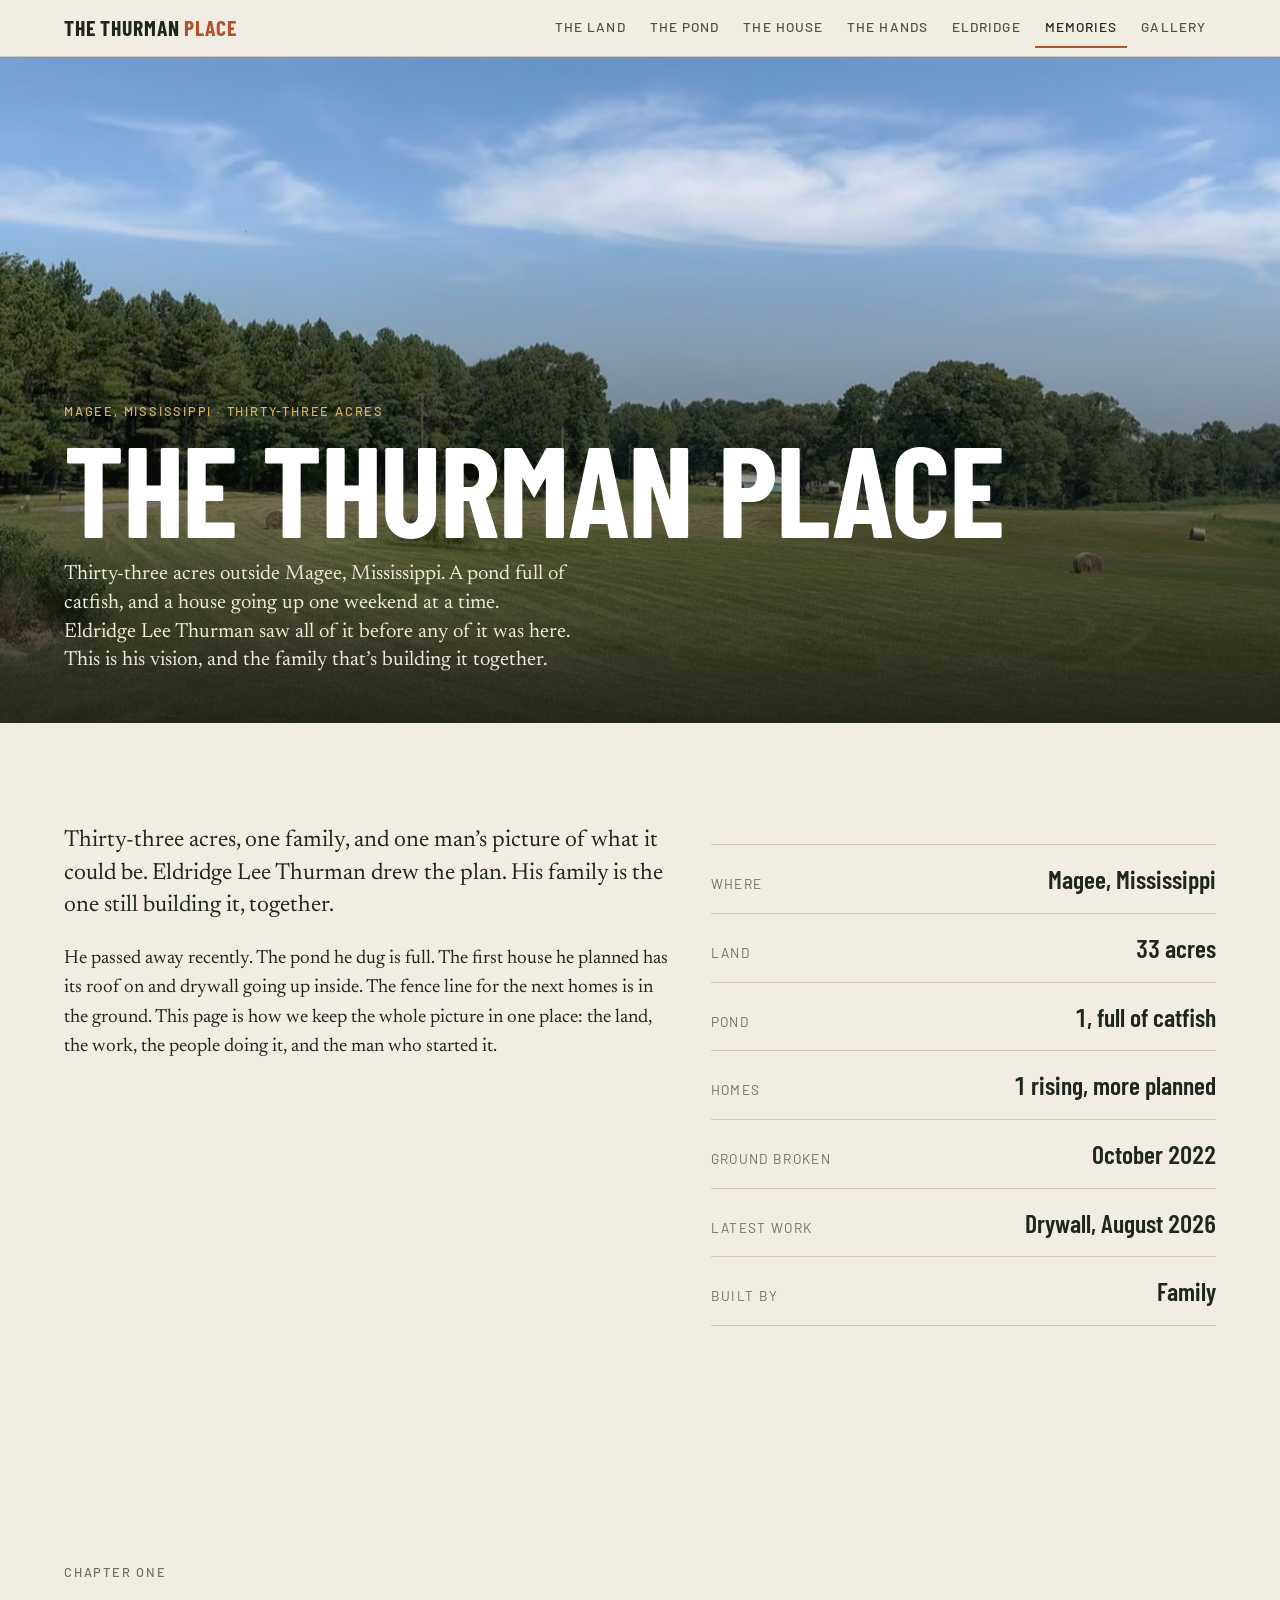
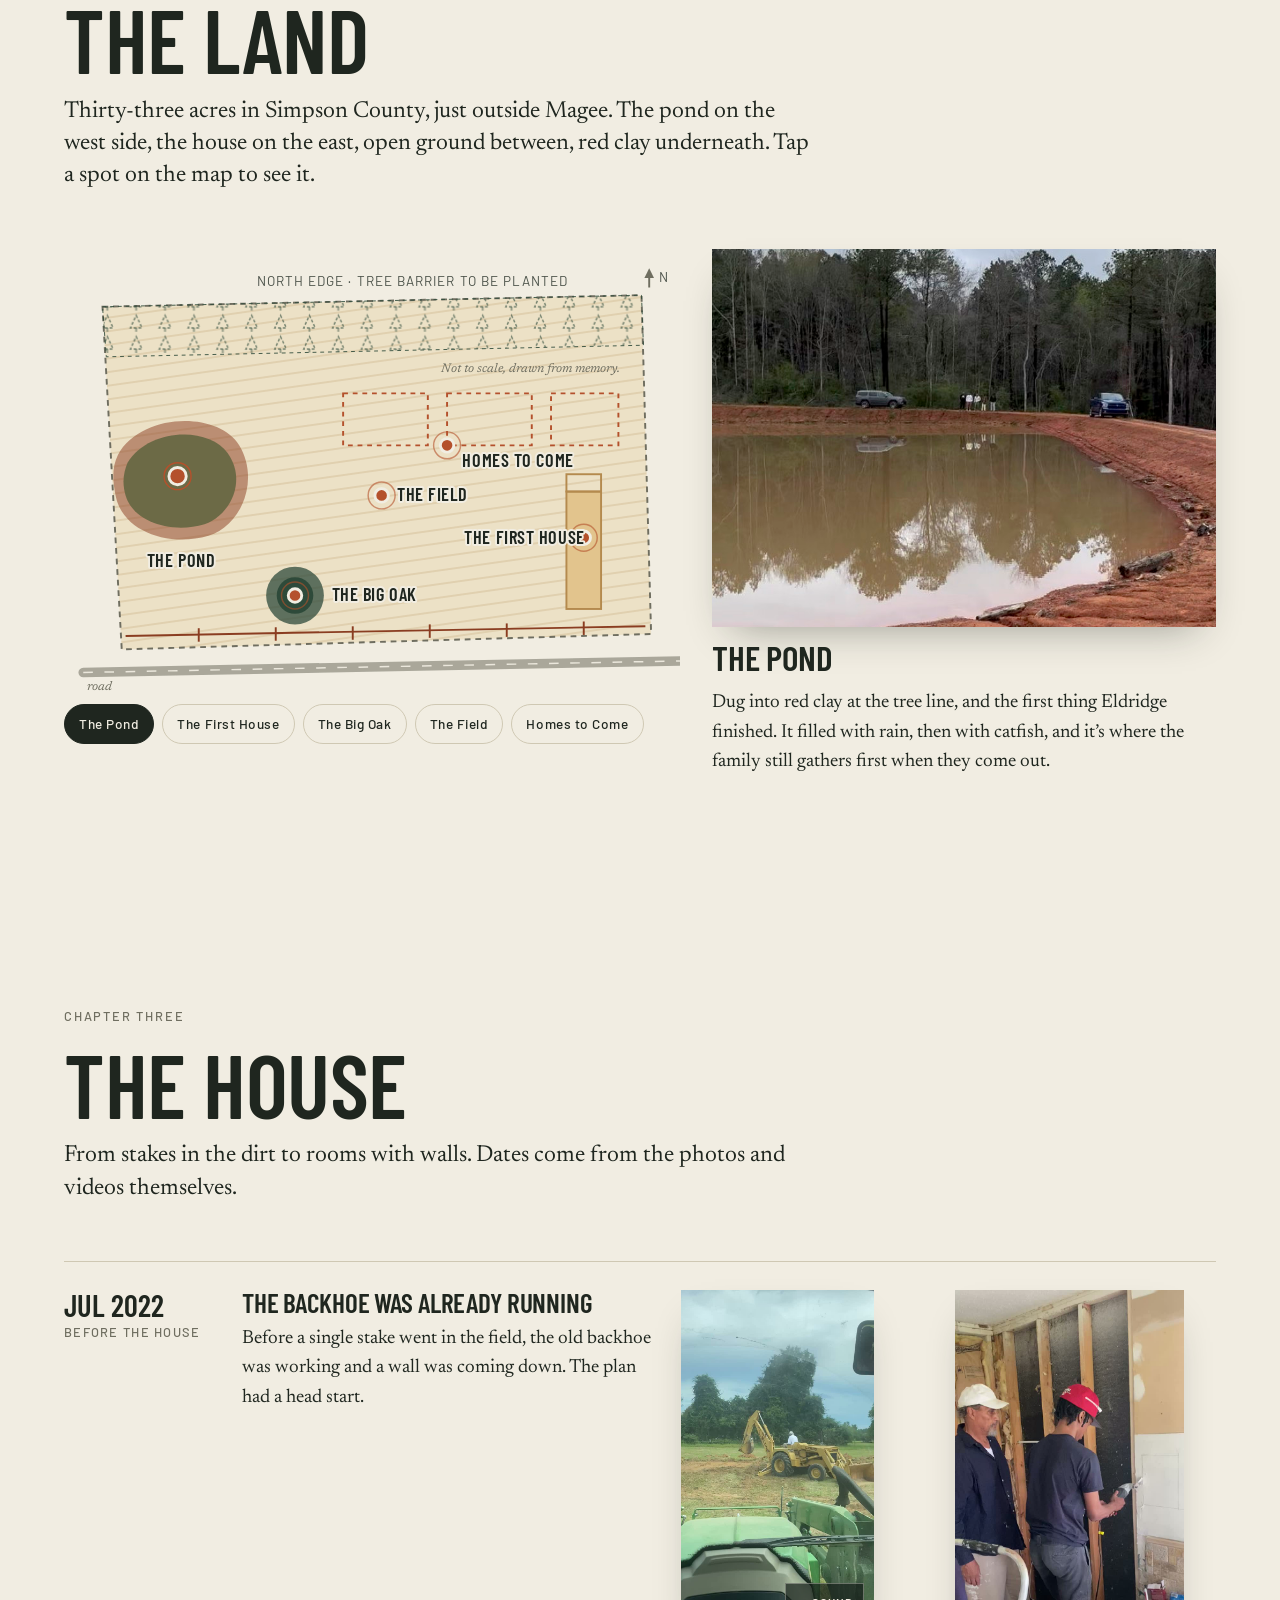
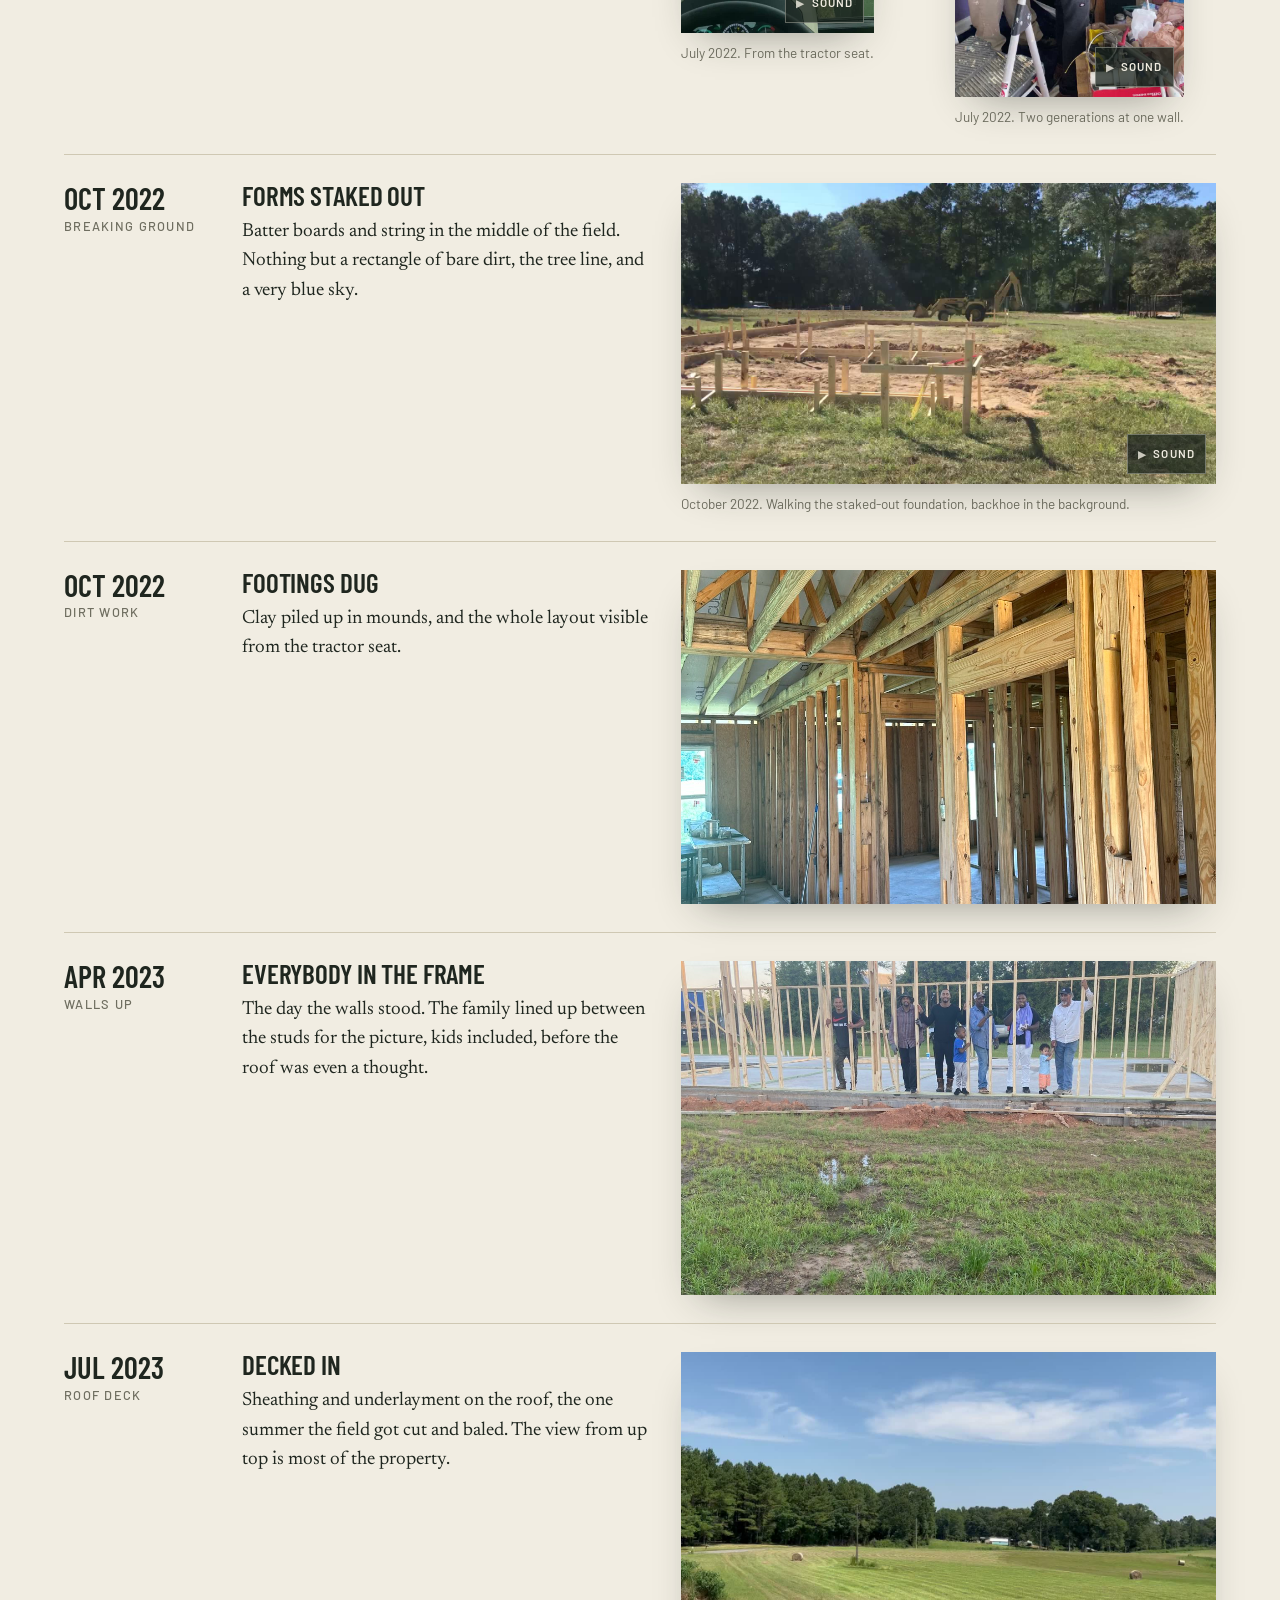
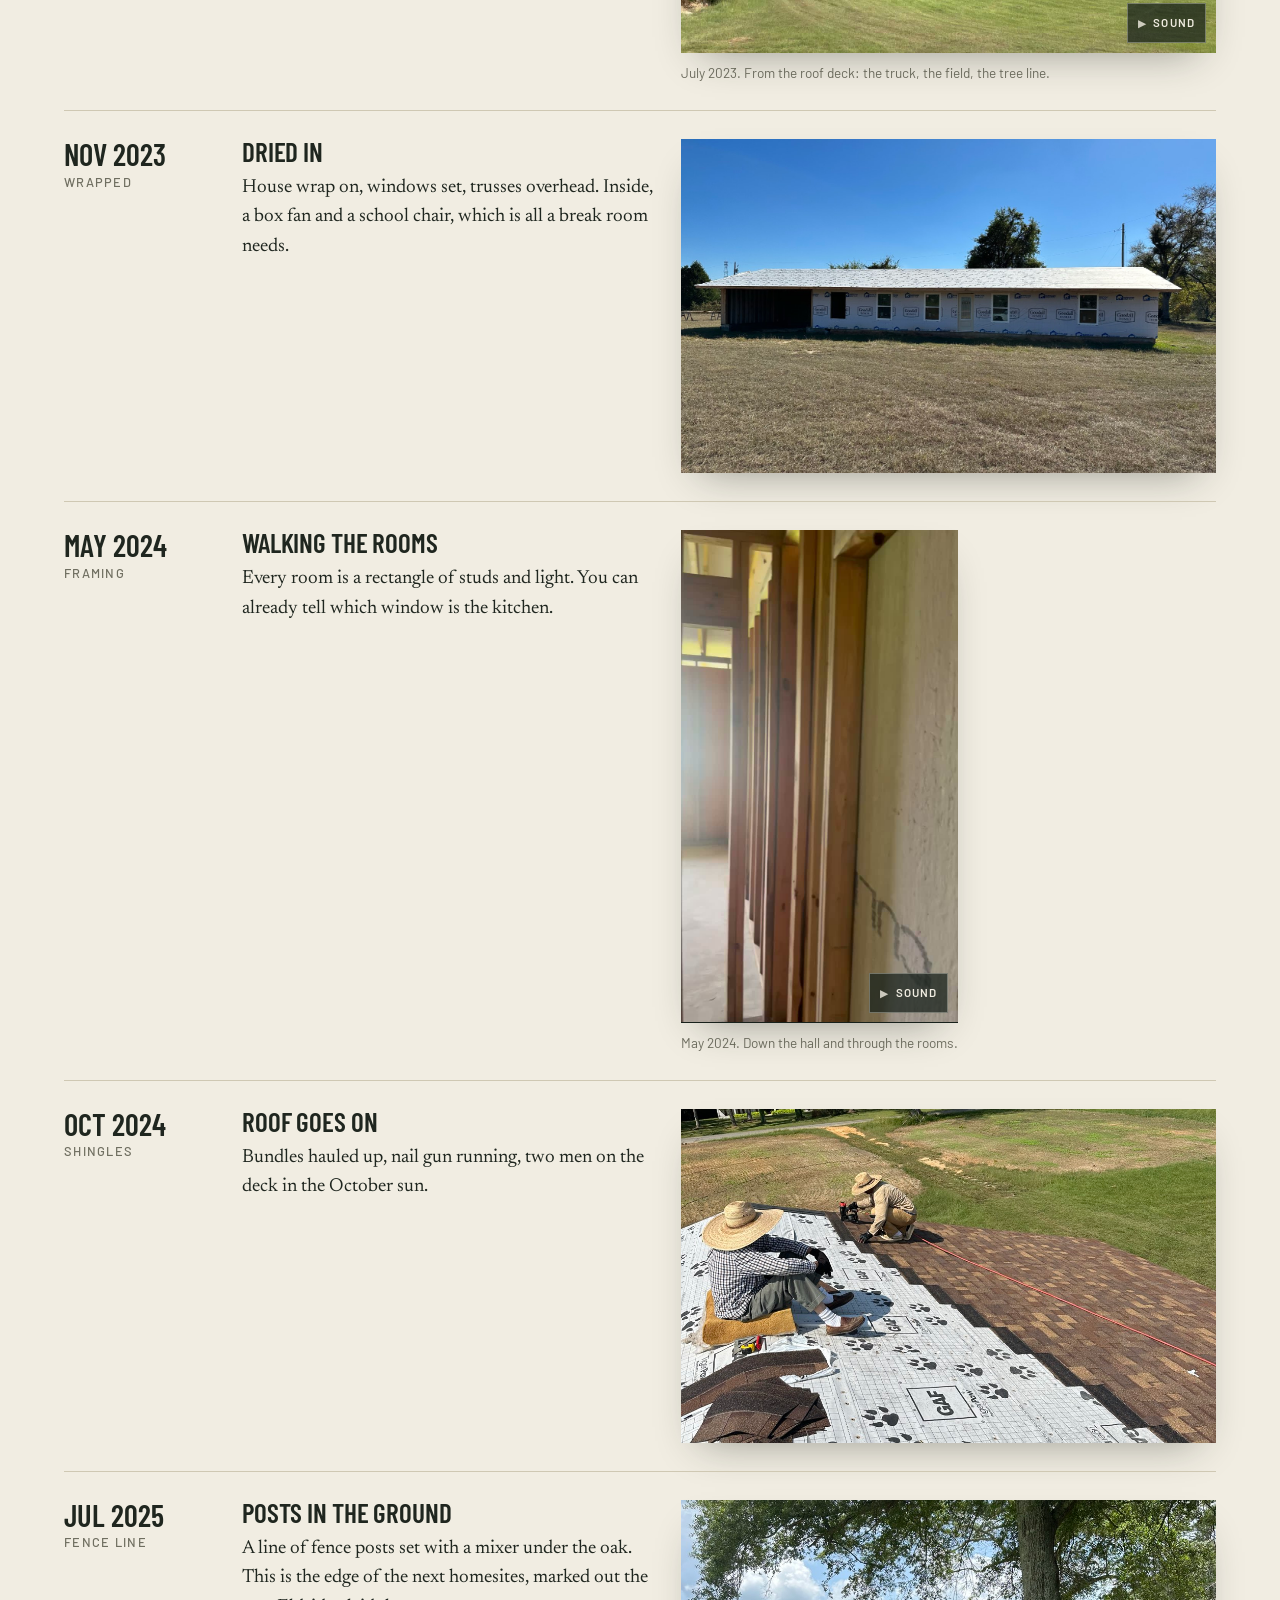
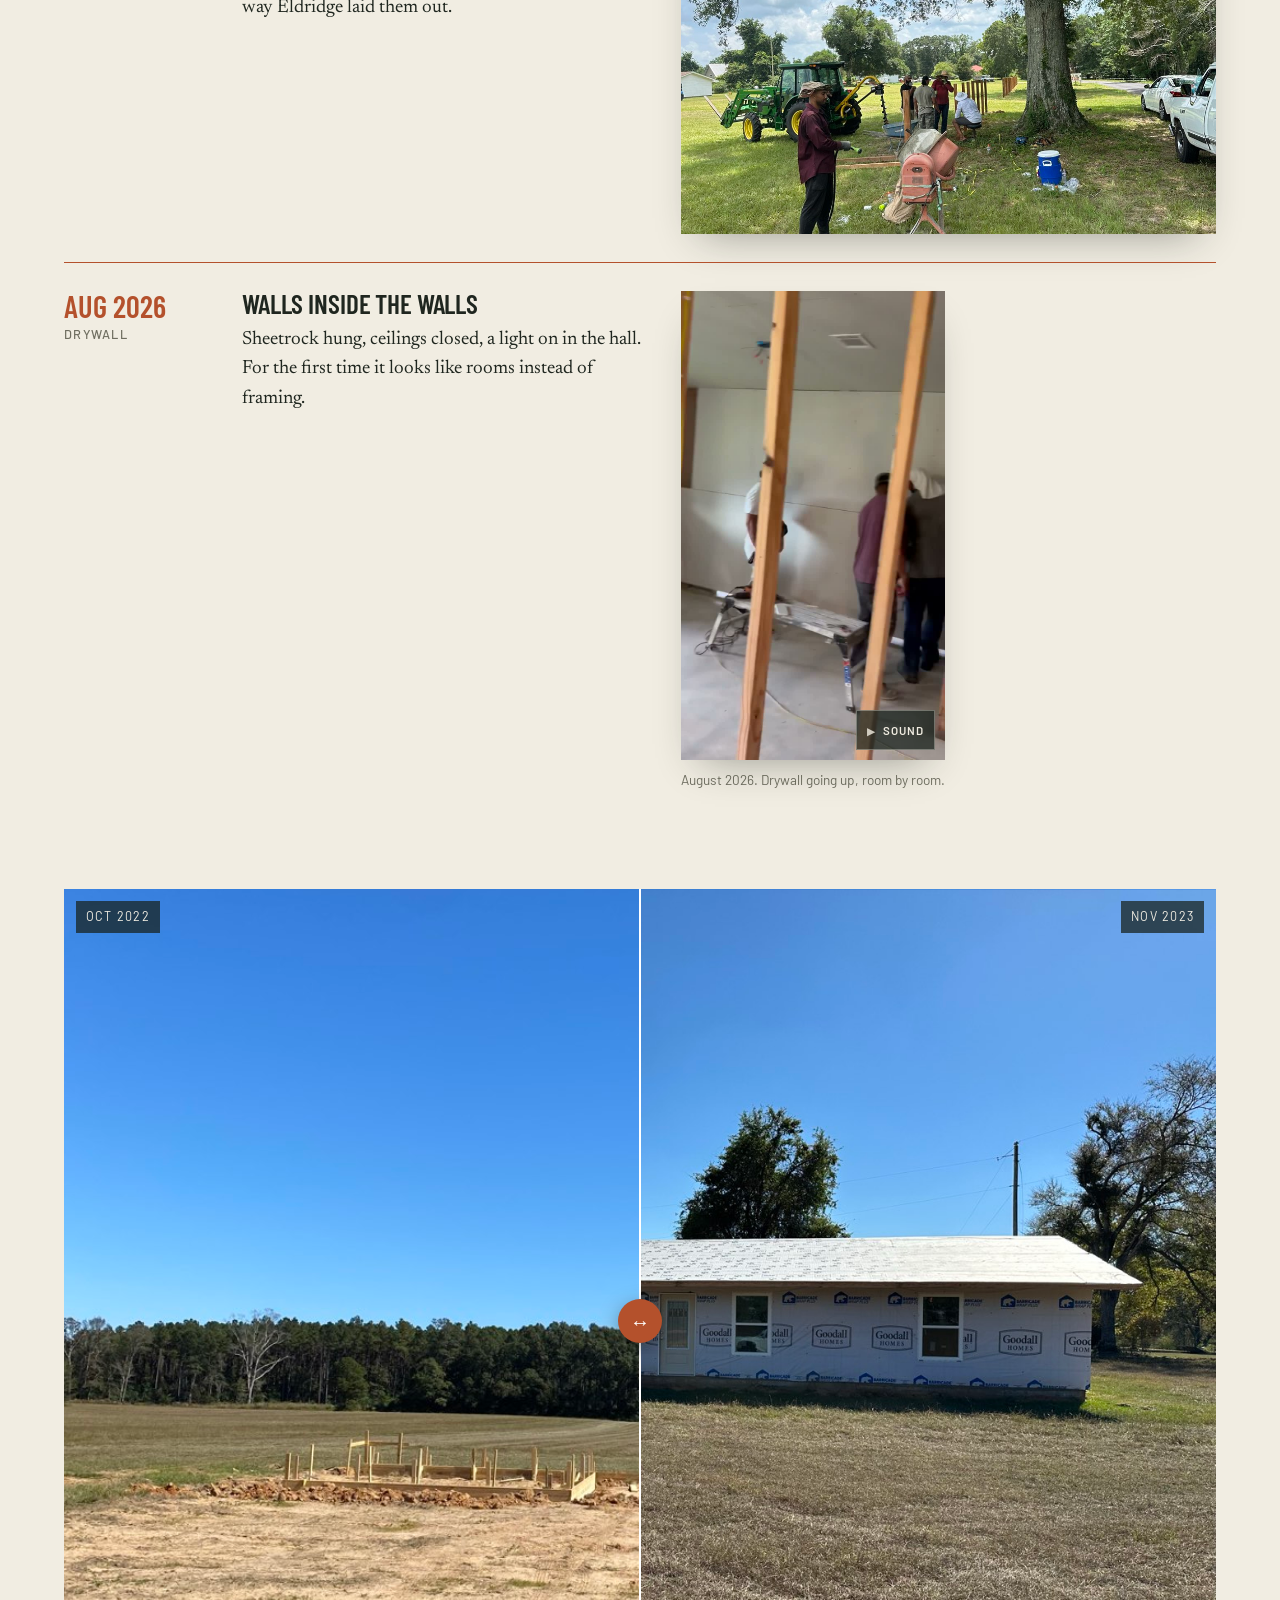
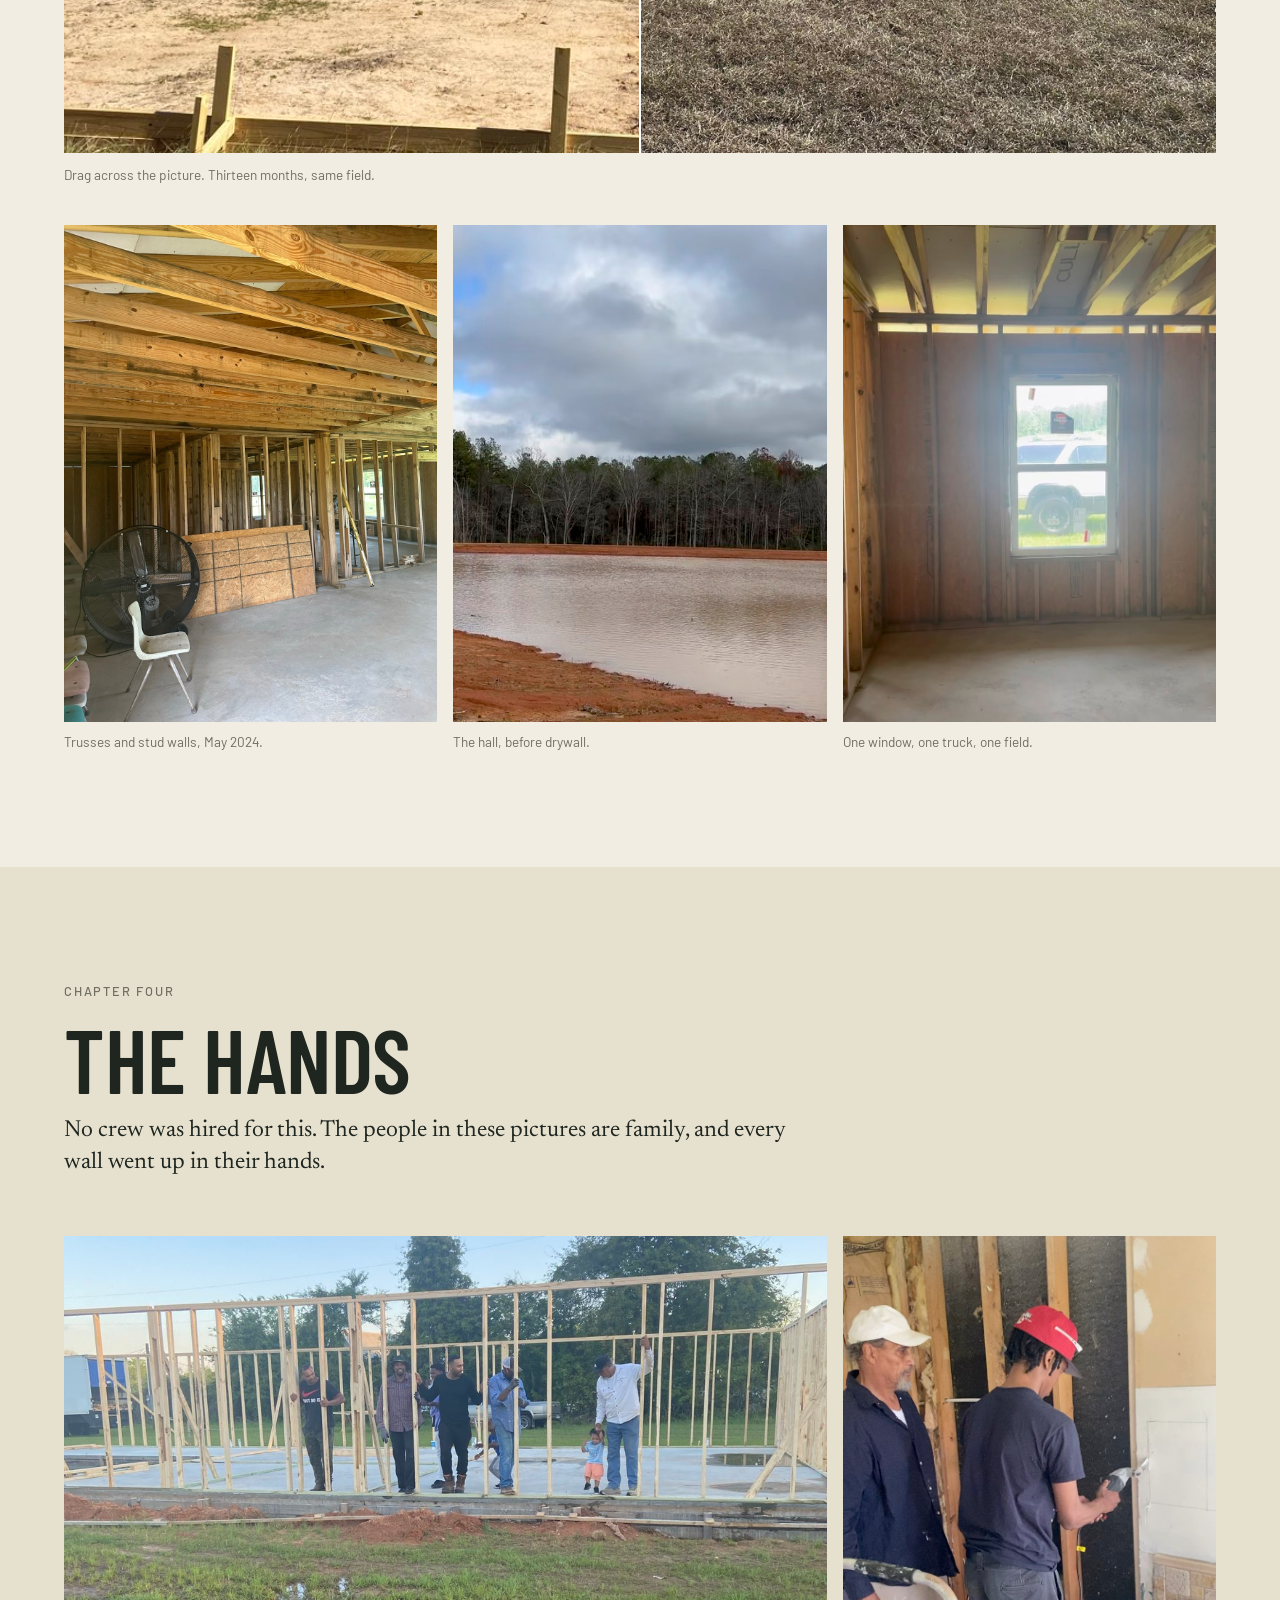
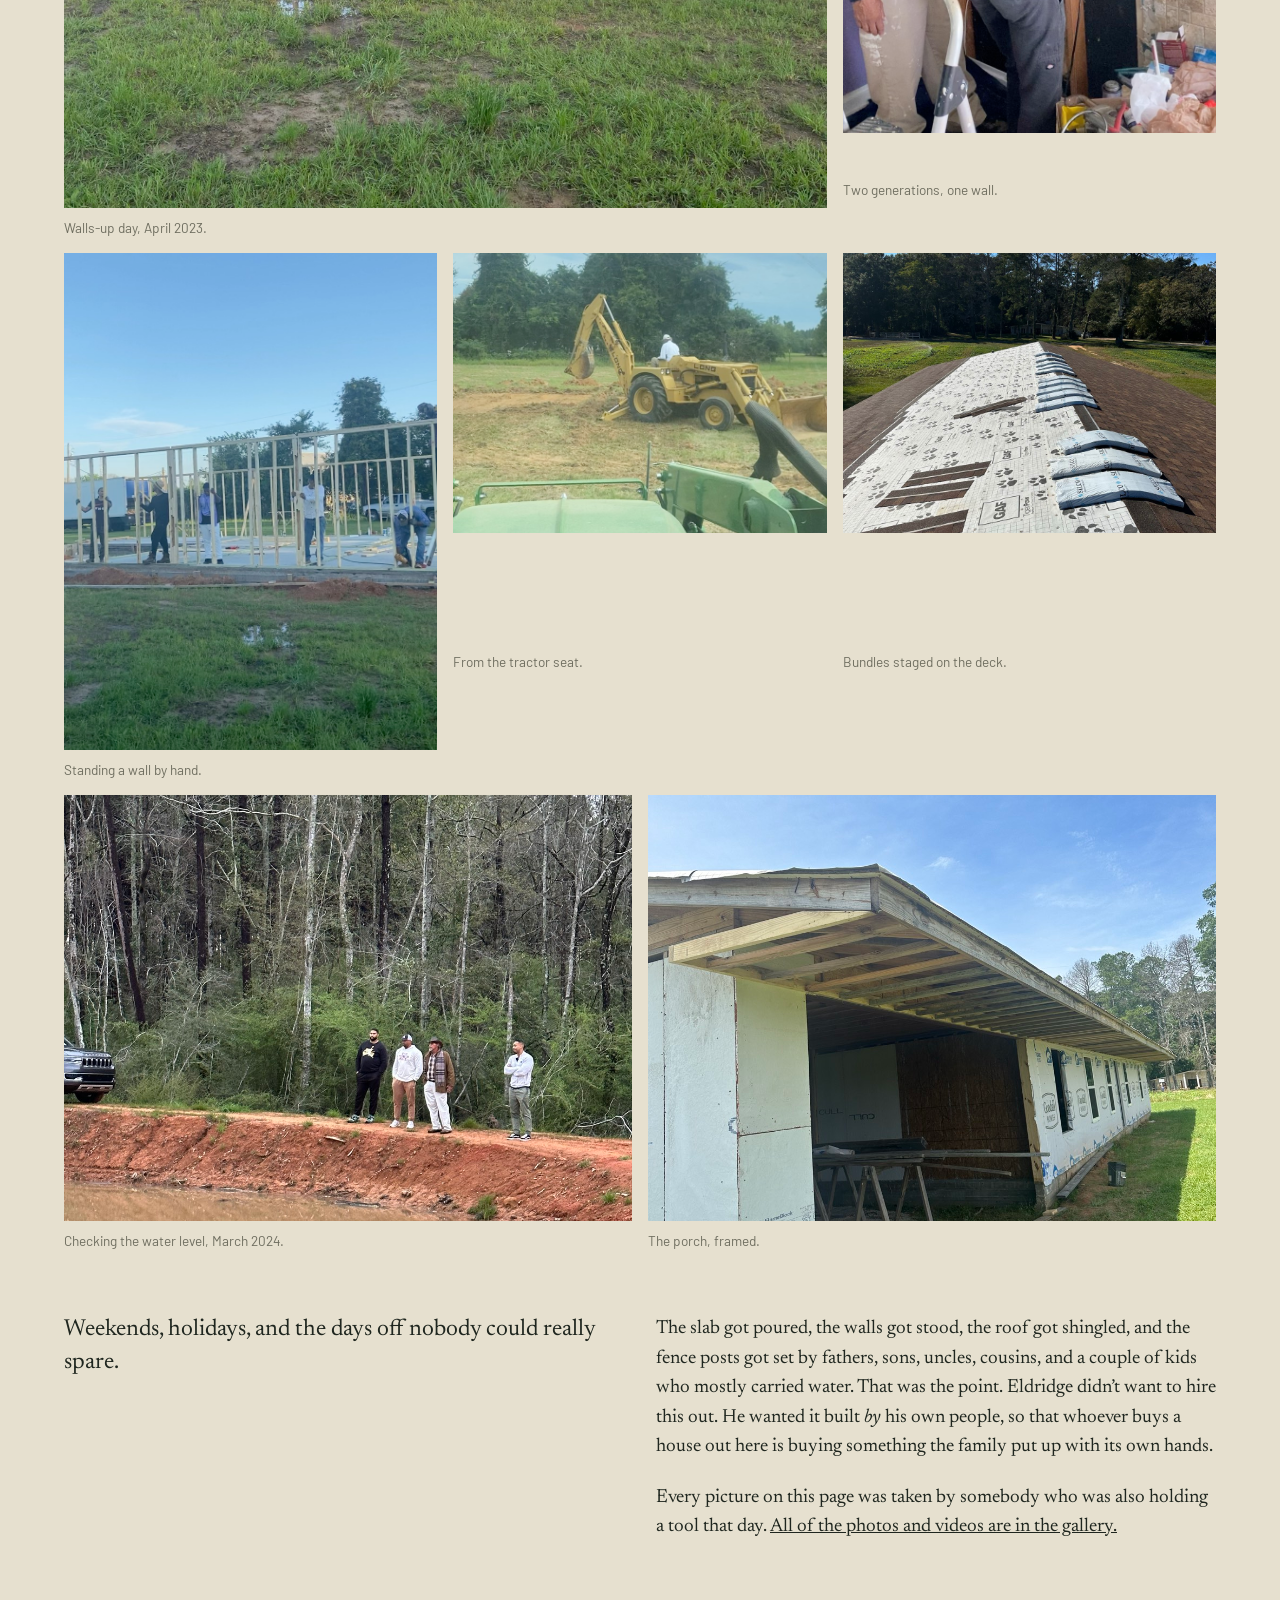
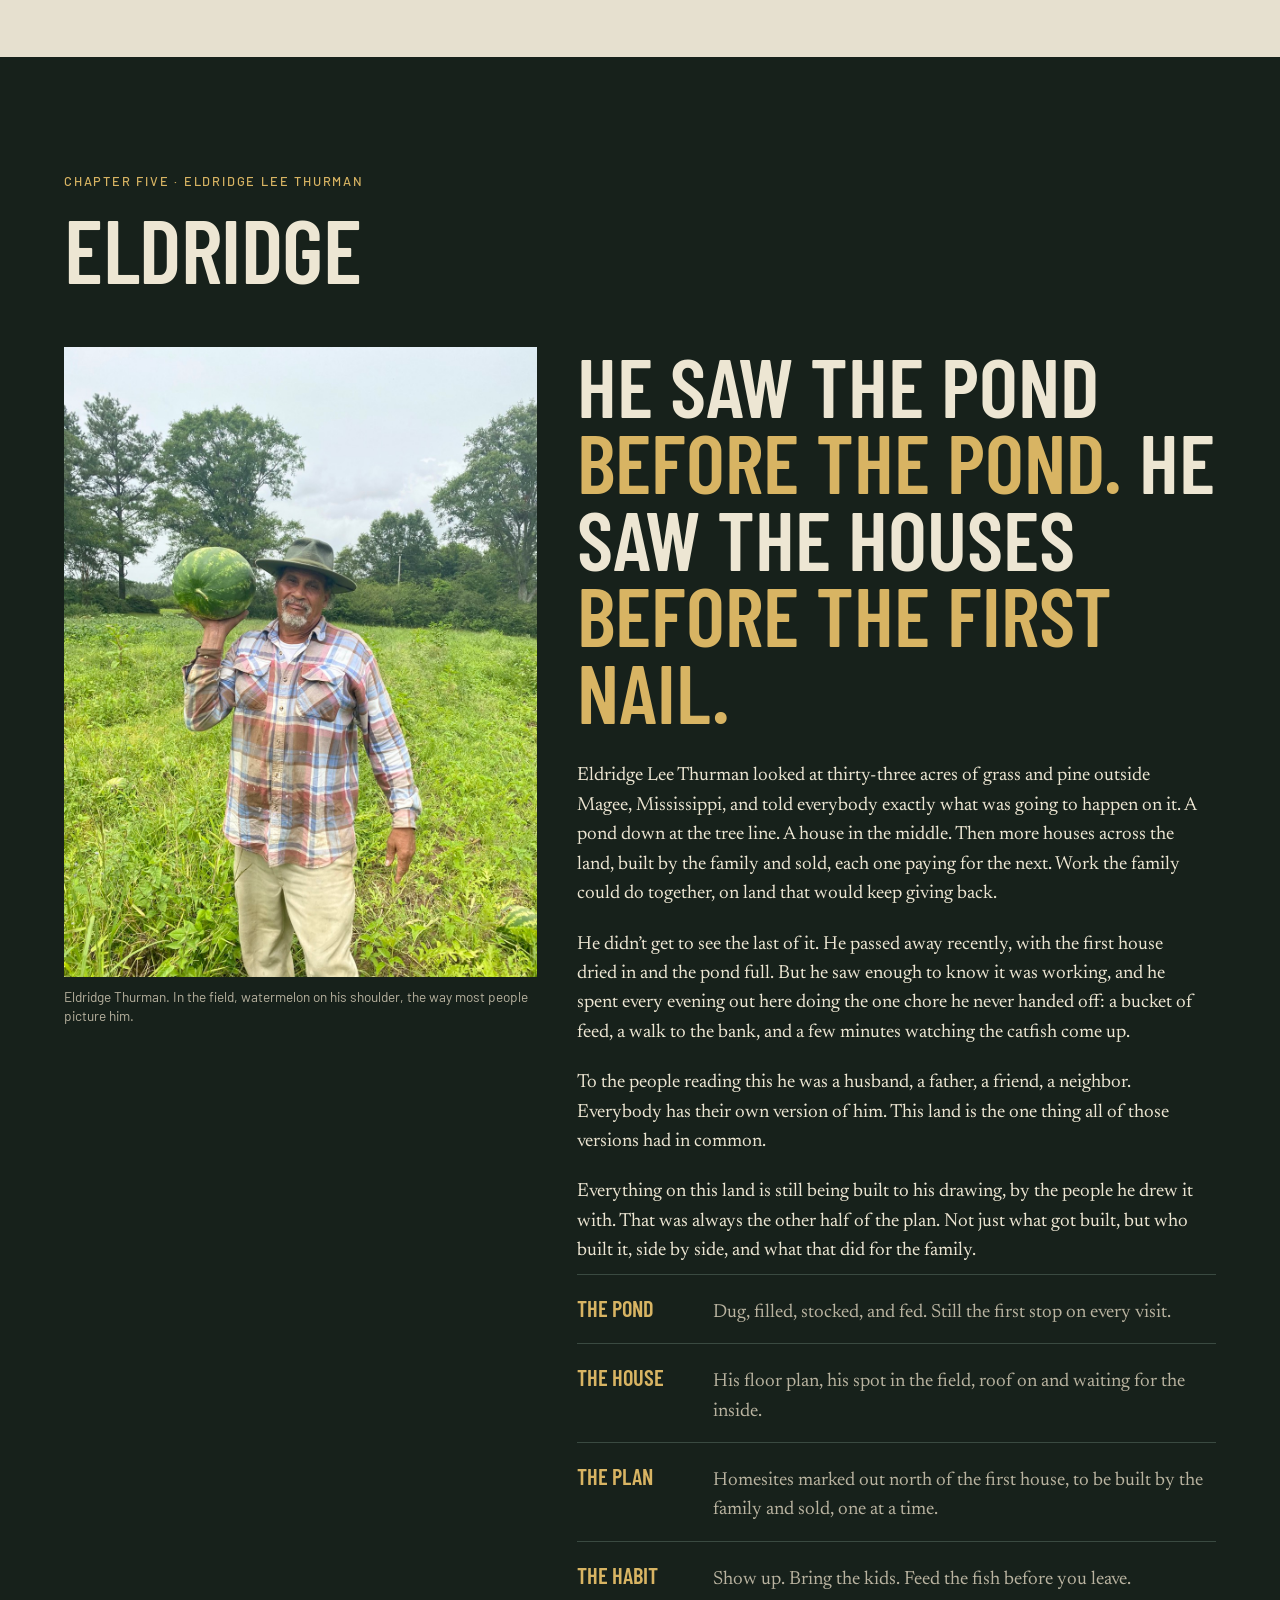
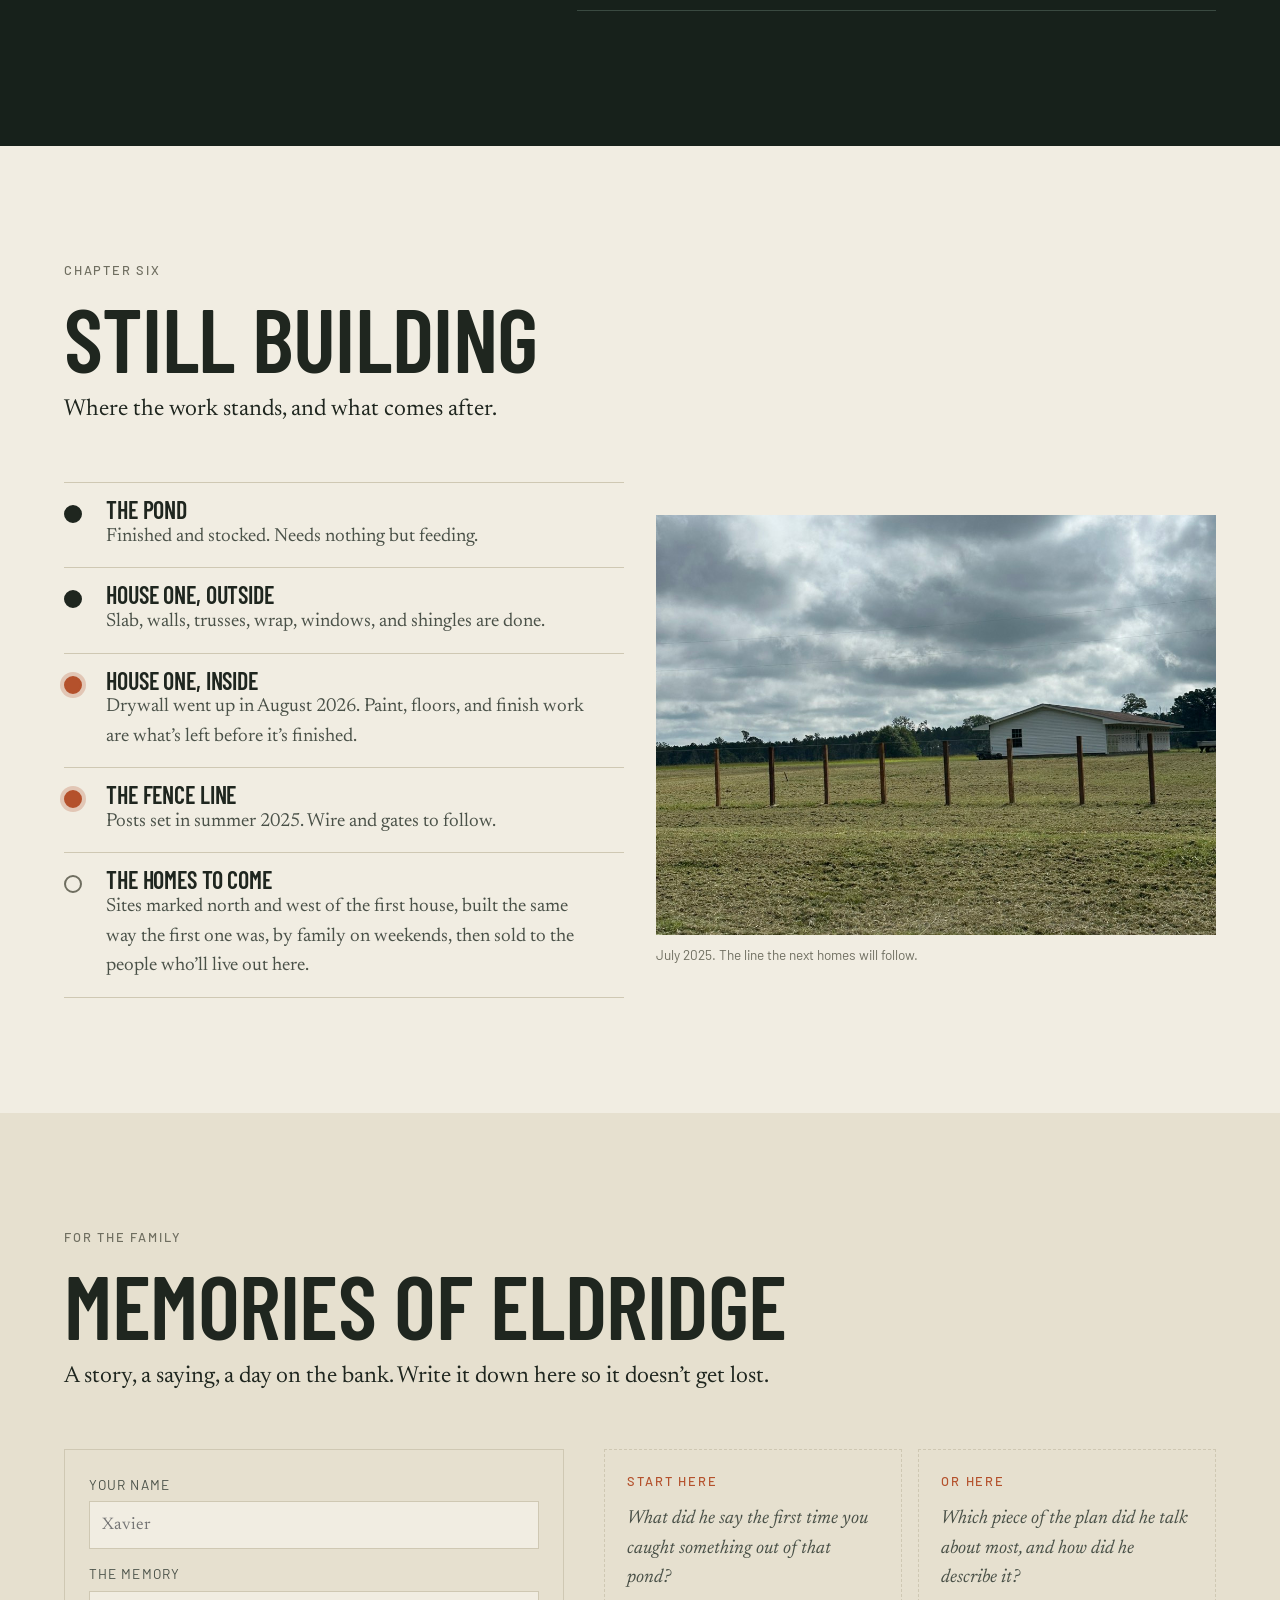
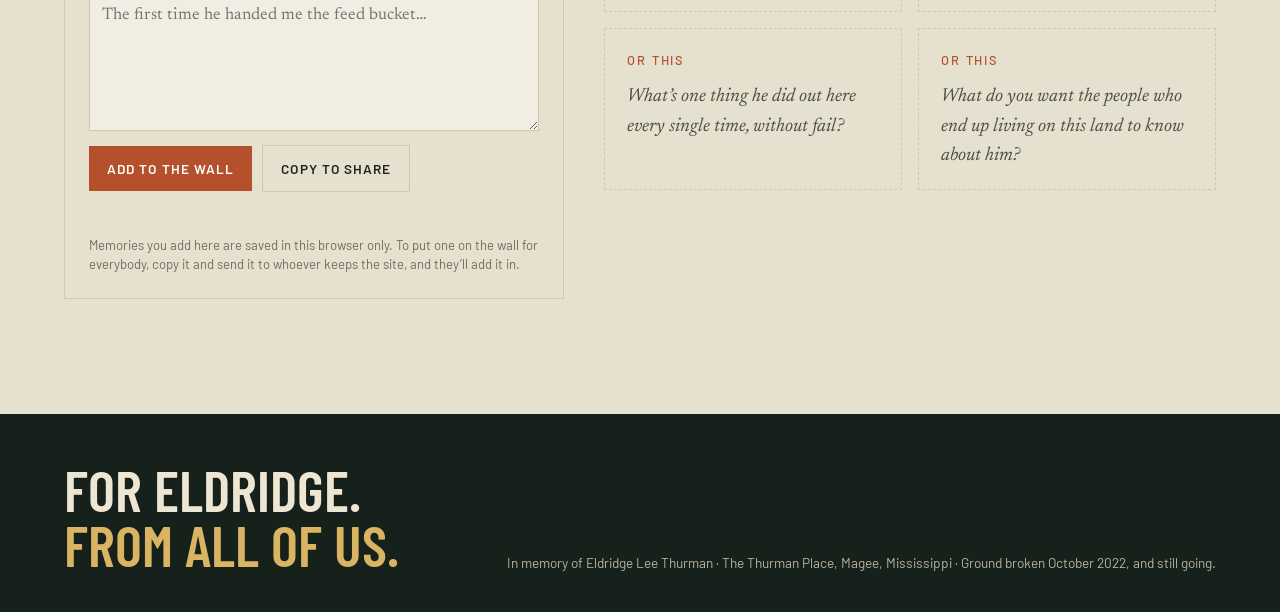
<file: site/index.html>
<!doctype html>
<html lang="en">
<head>
<meta charset="utf-8">
<meta name="viewport" content="width=device-width, initial-scale=1">
<meta name="description" content="Thirty-three acres in Magee, Mississippi, a catfish pond, and homes built by family. The legacy of Eldridge Lee Thurman, still being built.">
<title>The Thurman Place</title>
<link rel="preconnect" href="https://fonts.googleapis.com">
<link rel="preconnect" href="https://fonts.gstatic.com" crossorigin>
<link rel="stylesheet" href="https://fonts.googleapis.com/css2?family=Barlow+Condensed:wght@500;600;700&family=Barlow:wght@400;500;600&family=Newsreader:ital,opsz,wght@0,6..72,400;0,6..72,500;1,6..72,400&display=swap">
<link rel="stylesheet" href="styles.css">
</head>
<body>

<header class="nav">
  <div class="wrap">
    <a class="wordmark" href="#top">The Thurman <span>Place</span></a>
    <nav aria-label="Chapters">
      <ul>
        <li><a href="#land">The Land</a></li>
        <li><a href="#pond">The Pond</a></li>
        <li><a href="#house">The House</a></li>
        <li><a href="#hands">The Hands</a></li>
        <li><a href="#eldridge">Eldridge</a></li>
        <li><a href="#memories">Memories</a></li>
        <li><a href="gallery.html">Gallery</a></li>
      </ul>
    </nav>
  </div>
</header>

<main id="top">

  <!-- ============ HERO ============ -->
  <section class="hero" aria-label="The Thurman Place">
    <video class="hero__img" id="hero-video" src="video/hero.mp4" poster="images/field-hay-bales.jpg" autoplay muted loop playsinline preload="auto" aria-hidden="true"></video>
    <noscript><img class="hero__img" src="images/field-hay-bales.jpg" alt="The open field under a blue sky, tree line in the distance"></noscript>
    <div class="hero__shade" aria-hidden="true"></div>
    <div class="hero__text">
      <div class="wrap">
        <p class="eyebrow">Magee, Mississippi &middot; Thirty-three acres</p>
        <h1><span class="w">The</span> <span class="w">Thurman</span> <span class="w">Place</span></h1>
        <p class="hero__dek">Thirty-three acres outside Magee, Mississippi. A pond full of catfish, and a house going up one weekend at a time. Eldridge Lee Thurman saw all of it before any of it was here. This is his vision, and the family that&rsquo;s building it together.</p>
      </div>
    </div>
  </section>

  <!-- ============ INTRO ============ -->
  <section class="intro">
    <div class="wrap intro__grid">
      <div class="prose">
        <p class="lede">Thirty-three acres, one family, and one man&rsquo;s picture of what it could be. Eldridge Lee Thurman drew the plan. His family is the one still building it, together.</p>
        <p>He passed away recently. The pond he dug is full. The first house he planned has its roof on and drywall going up inside. The fence line for the next homes is in the ground. This page is how we keep the whole picture in one place: the land, the work, the people doing it, and the man who started it.</p>
      </div>
      <dl class="facts">
        <div><dt>Where</dt><dd>Magee, Mississippi</dd></div>
        <div><dt>Land</dt><dd>33 acres</dd></div>
        <div><dt>Pond</dt><dd>1, full of catfish</dd></div>
        <div><dt>Homes</dt><dd>1 rising, more planned</dd></div>
        <div><dt>Ground broken</dt><dd>October 2022</dd></div>
        <div><dt>Latest work</dt><dd>Drywall, August 2026</dd></div>
        <div><dt>Built by</dt><dd>Family</dd></div>
      </dl>
    </div>
  </section>

  <!-- ============ THE LAND ============ -->
  <section class="chapter" id="land">
    <div class="wrap">
      <div class="chapter__head">
        <p class="eyebrow">Chapter one</p>
        <h2>The Land</h2>
        <p class="lede">Thirty-three acres in Simpson County, just outside Magee. The pond on the west side, the house on the east, open ground between, red clay underneath. Tap a spot on the map to see it.</p>
      </div>
      <div class="land">
        <div class="map">
          <svg viewBox="0 0 640 460" role="group" aria-label="Sketch map of the property, not to scale. Pond alone on the far west side, house on the east running north to south, homesites to come north and west of the house, fence line and oak along the south, planned tree barrier along the north.">
            <defs>
              <pattern id="grass" width="14" height="14" patternUnits="userSpaceOnUse" patternTransform="rotate(-8)">
                <rect width="14" height="14" fill="#D8B463" opacity="0.22"/>
                <line x1="0" y1="7" x2="14" y2="7" stroke="#B48A4E" stroke-width="1" opacity="0.4"/>
              </pattern>
              <pattern id="pines" width="22" height="22" patternUnits="userSpaceOnUse">
                <path d="M11 2 L18 16 L4 16 Z" fill="#2E4A3A" opacity="0.55"/>
                <rect x="10" y="16" width="2" height="4" fill="#2E4A3A" opacity="0.55"/>
              </pattern>
              <pattern id="pines-planned" width="30" height="22" patternUnits="userSpaceOnUse">
                <path d="M15 3 L21 16 L9 16 Z" fill="none" stroke="#2E4A3A" stroke-width="1.5" stroke-dasharray="3 2" opacity="0.7"/>
                <rect x="14" y="16" width="2" height="4" fill="#2E4A3A" opacity="0.5"/>
              </pattern>
            </defs>
            <!-- boundary -->
            <path d="M40 60 L600 48 L610 400 L60 416 Z" fill="url(#grass)" stroke="#6F6E60" stroke-width="2" stroke-dasharray="6 5"/>
            <!-- north edge: planned tree barrier -->
            <path d="M40 60 L600 48 L602 100 L44 112 Z" fill="url(#pines-planned)" stroke="#2E4A3A" stroke-width="1" stroke-dasharray="4 4" opacity="0.9"/>
            <text class="m-label" x="200" y="38">North edge &middot; tree barrier to be planted</text>
            <!-- compass -->
            <g transform="translate(608 26)">
              <line x1="0" y1="14" x2="0" y2="-2" stroke="#6F6E60" stroke-width="2"/>
              <path d="M-5 4 L0 -6 L5 4 Z" fill="#6F6E60"/>
              <text class="m-label" x="10" y="8">N</text>
            </g>
            <!-- road along the south -->
            <path d="M20 440 L640 428" stroke="#6F6E60" stroke-width="10" stroke-linecap="round" opacity="0.55"/>
            <path d="M20 440 L640 428" stroke="#F1EDE2" stroke-width="1.5" stroke-dasharray="10 12" opacity="0.9"/>
            <text class="m-note" x="24" y="458">road</text>
            <!-- pond, far west, on its own -->
            <path d="M56 214 C80 170 160 168 182 204 C204 240 184 288 150 298 C110 310 62 294 54 258 C50 240 50 226 56 214 Z" fill="#8A3D21" opacity="0.5"/>
            <path d="M66 222 C88 186 150 184 170 212 C190 240 174 276 146 286 C112 296 72 284 64 256 C60 242 62 232 66 222 Z" fill="#6C6A46"/>
            <!-- the first house, east side, long axis running north to south -->
            <rect x="522" y="252" width="36" height="122" fill="#E2C48D" stroke="#B48A4E" stroke-width="2"/>
            <rect x="522" y="234" width="36" height="18" fill="none" stroke="#B48A4E" stroke-width="2"/>
            <!-- homesites to come: north and west of the first house -->
            <rect x="290" y="150" width="88" height="54" fill="none" stroke="#B4512C" stroke-width="2" stroke-dasharray="5 5"/>
            <rect x="398" y="150" width="88" height="54" fill="none" stroke="#B4512C" stroke-width="2" stroke-dasharray="5 5"/>
            <rect x="506" y="150" width="70" height="54" fill="none" stroke="#B4512C" stroke-width="2" stroke-dasharray="5 5"/>
            <!-- fence line along the south -->
            <path d="M64 402 L604 392" stroke="#8A3D21" stroke-width="2"/>
            <g stroke="#8A3D21" stroke-width="2">
              <line x1="140" y1="394" x2="140" y2="408"/><line x1="220" y1="393" x2="220" y2="407"/><line x1="300" y1="392" x2="300" y2="406"/>
              <line x1="380" y1="390" x2="380" y2="404"/><line x1="460" y1="389" x2="460" y2="403"/><line x1="540" y1="387" x2="540" y2="401"/>
            </g>
            <!-- the big oak, south side -->
            <circle cx="240" cy="360" r="30" fill="#2E4A3A" opacity="0.75"/>
            <circle cx="240" cy="360" r="19" fill="#2E4A3A"/>
            <text class="m-note" x="392" y="128" text-anchor="start">Not to scale, drawn from memory.</text>

            <!-- hotspots -->
            <g class="hot" data-spot="pond" tabindex="0" role="button" aria-pressed="true" aria-label="The pond">
              <circle class="hit" cx="118" cy="236" r="26" fill="transparent"/><circle class="halo" cx="118" cy="236" r="14"/><circle class="dot" cx="118" cy="236" r="7"/>
              <text x="86" y="330">The Pond</text>
            </g>
            <g class="hot" data-spot="house" tabindex="0" role="button" aria-pressed="false" aria-label="The first house">
              <circle class="hit" cx="540" cy="300" r="26" fill="transparent"/><circle class="halo" cx="540" cy="300" r="14"/><circle class="dot" cx="540" cy="300" r="7"/>
              <text x="416" y="306">The First House</text>
            </g>
            <g class="hot" data-spot="oak" tabindex="0" role="button" aria-pressed="false" aria-label="The big oak">
              <circle class="hit" cx="240" cy="360" r="26" fill="transparent"/><circle class="halo" cx="240" cy="360" r="14"/><circle class="dot" cx="240" cy="360" r="7"/>
              <text x="278" y="366">The Big Oak</text>
            </g>
            <g class="hot" data-spot="field" tabindex="0" role="button" aria-pressed="false" aria-label="The open field">
              <circle class="hit" cx="330" cy="256" r="26" fill="transparent"/><circle class="halo" cx="330" cy="256" r="14"/><circle class="dot" cx="330" cy="256" r="7"/>
              <text x="346" y="262">The Field</text>
            </g>
            <g class="hot" data-spot="lots" tabindex="0" role="button" aria-pressed="false" aria-label="The homes to come">
              <circle class="hit" cx="398" cy="204" r="26" fill="transparent"/><circle class="halo" cx="398" cy="204" r="14"/><circle class="dot" cx="398" cy="204" r="7"/>
              <text x="414" y="226">Homes to Come</text>
            </g>
          </svg>
          <div class="map__legend" aria-label="Places on the map">
            <button type="button" data-spot="pond" aria-pressed="true">The Pond</button>
            <button type="button" data-spot="house" aria-pressed="false">The First House</button>
            <button type="button" data-spot="oak" aria-pressed="false">The Big Oak</button>
            <button type="button" data-spot="field" aria-pressed="false">The Field</button>
            <button type="button" data-spot="lots" aria-pressed="false">Homes to Come</button>
          </div>
        </div>
        <div class="map__panel" aria-live="polite">
          <img id="map-img" src="images/pond-red-clay-bank.jpg" alt="The pond, its red clay bank curving toward the tree line">
          <h3 id="map-title">The Pond</h3>
          <p id="map-text">Dug into red clay at the tree line, and the first thing Eldridge finished. It filled with rain, then with catfish, and it&rsquo;s where the family still gathers first when they come out.</p>
        </div>
      </div>
    </div>
  </section>

  <!-- ============ THE POND ============ -->
  <section class="chapter chapter--clay" id="pond">
    <div class="wrap">
      <div class="chapter__head">
        <p class="eyebrow">Chapter two</p>
        <h2>The Pond</h2>
        <p class="lede">He fed the catfish every evening. Tap the water and they&rsquo;ll come up.</p>
      </div>
      <div class="pond-lead">
        <figure class="vid vid--portrait">
          <div class="vid__frame">
            <video src="video/feeding.mp4" poster="video/feeding.jpg" muted loop playsinline preload="metadata" aria-label="The pond at feeding time, catfish churning the surface along the red clay bank"></video>
            <button type="button" class="vid__sound" aria-pressed="false" aria-label="Turn sound on">Sound</button>
          </div>
          <figcaption>June 2024. Feeding time. The water boils.</figcaption>
        </figure>
        <div class="pond-text pond-text--lead">
          <p class="big">Red clay, rainwater, and more catfish than anybody has counted.</p>
          <div class="prose">
            <p>The pond was the first piece of the plan to become real. Eldridge had it dug at the low edge of the field where the pines start, and he waited on the rain to fill it. Then he stocked it, and then he made feeding those fish the closing chore of every day he was out here.</p>
            <p>Stand on the bank at dusk and throw a handful in. The water boils. That part is his.</p>
          </div>
        </div>
      </div>

      <div class="pond-tap">
        <p class="eyebrow">Your turn</p>
        <div class="pond-stage">
          <canvas id="pond" tabindex="0" role="img" aria-label="The pond at dusk. Tap or press Enter to toss a handful of feed and send ripples across the water." hidden></canvas>
          <img id="pond-fallback" class="fallback" src="images/pond-wide-clouds.jpg" alt="The pond under a heavy grey sky, red clay banks, pines behind">
          <div class="pond-stage__hint"><span id="pond-count">Tap the water</span></div>
        </div>
      </div>

      <div class="vid-row">
        <figure class="vid vid--landscape">
          <div class="vid__frame">
            <video src="video/pond-winter.mp4" poster="video/pond-winter.jpg" muted loop playsinline preload="metadata" aria-label="Slow pan across the full pond under heavy winter clouds"></video>
            <button type="button" class="vid__sound" aria-pressed="false" aria-label="Turn sound on">Sound</button>
          </div>
          <figcaption>January 2024. The pond fills, and a winter sky sits on it.</figcaption>
        </figure>
        <figure class="vid vid--portrait">
          <div class="vid__frame">
            <video src="video/casting.mp4" poster="video/casting.jpg" muted loop playsinline preload="metadata" aria-label="A man casting from the red clay bank at golden hour"></video>
            <button type="button" class="vid__sound" aria-pressed="false" aria-label="Turn sound on">Sound</button>
          </div>
          <figcaption>October 2024. One cast after another until the light went.</figcaption>
        </figure>
        <figure class="vid vid--portrait">
          <div class="vid__frame">
            <video src="video/bank-family.mp4" poster="video/bank-family.jpg" muted loop playsinline preload="metadata" aria-label="The family standing on the far bank, reflected in the pond"></video>
            <button type="button" class="vid__sound" aria-pressed="false" aria-label="Turn sound on">Sound</button>
          </div>
          <figcaption>March 2024. Everybody on the far bank, and everybody in the water too.</figcaption>
        </figure>
        <div class="prose">
          <p>Nobody schedules the trips to the bank. Somebody says <em>let&rsquo;s go check the pond</em> and the whole group ends up standing at the edge of the clay, reflected in the water.</p>
        </div>
      </div>

      <div class="pond-grid">
        <figure><img src="images/pond-five-on-bank.jpg" alt="Five men standing in a row on the far bank, reflected in still water" loading="lazy"><figcaption>March 2024. The whole line of them, and the reflection.</figcaption></figure>
        <figure><img src="images/pond-catfish-ripple.jpg" alt="Rings spreading across the pond where a catfish surfaced" loading="lazy"><figcaption>Feeding time. One came up.</figcaption></figure>
        <figure><img src="images/fishing-solo-golden.jpg" alt="A man in a white cap casting into the pond at golden hour" loading="lazy"><figcaption>Golden hour, one line in the water.</figcaption></figure>
        <figure><img src="images/fishing-three-golden.jpg" alt="Three men fishing from the clay bank as the light goes" loading="lazy"><figcaption>Three rods, last light.</figcaption></figure>
      </div>
    </div>
  </section>

  <!-- ============ THE HOUSE ============ -->
  <section class="chapter" id="house">
    <div class="wrap">
      <div class="chapter__head">
        <p class="eyebrow">Chapter three</p>
        <h2>The House</h2>
        <p class="lede">From stakes in the dirt to rooms with walls. Dates come from the photos and videos themselves.</p>
      </div>

      <div class="timeline">
        <article class="tl">
          <div class="tl__date">Jul 2022<small>Before the house</small></div>
          <div><h3>The backhoe was already running</h3><p>Before a single stake went in the field, the old backhoe was working and a wall was coming down. The plan had a head start.</p></div>
          <div class="tl__pair"><figure class="vid vid--portrait">
          <div class="vid__frame">
            <video src="video/backhoe.mp4" poster="video/backhoe.jpg" muted loop playsinline preload="metadata" aria-label="The yellow backhoe digging, seen from the tractor cab"></video>
            <button type="button" class="vid__sound" aria-pressed="false" aria-label="Turn sound on">Sound</button>
          </div>
          <figcaption>July 2022. From the tractor seat.</figcaption>
        </figure><figure class="vid vid--portrait">
          <div class="vid__frame">
            <video src="video/remodel.mp4" poster="video/remodel.jpg" muted loop playsinline preload="metadata" aria-label="An older man in a white cap watching a younger man cut into a wall"></video>
            <button type="button" class="vid__sound" aria-pressed="false" aria-label="Turn sound on">Sound</button>
          </div>
          <figcaption>July 2022. Two generations at one wall.</figcaption>
        </figure></div>
        </article>
        <article class="tl">
          <div class="tl__date">Oct 2022<small>Breaking ground</small></div>
          <div><h3>Forms staked out</h3><p>Batter boards and string in the middle of the field. Nothing but a rectangle of bare dirt, the tree line, and a very blue sky.</p></div>
          <figure class="vid vid--landscape">
          <div class="vid__frame">
            <video src="video/groundbreaking.mp4" poster="video/groundbreaking.jpg" muted loop playsinline preload="metadata" aria-label="Slow pan across the staked foundation forms in the open field"></video>
            <button type="button" class="vid__sound" aria-pressed="false" aria-label="Turn sound on">Sound</button>
          </div>
          <figcaption>October 2022. Walking the staked-out foundation, backhoe in the background.</figcaption>
        </figure>
        </article>
        <article class="tl">
          <div class="tl__date">Oct 2022<small>Dirt work</small></div>
          <div><h3>Footings dug</h3><p>Clay piled up in mounds, and the whole layout visible from the tractor seat.</p></div>
          <img src="images/panorama-backhoe-forms.jpg" alt="Panorama of a yellow backhoe beside the staked foundation, box truck in the distance" loading="lazy">
        </article>
        <article class="tl">
          <div class="tl__date">Apr 2023<small>Walls up</small></div>
          <div><h3>Everybody in the frame</h3><p>The day the walls stood. The family lined up between the studs for the picture, kids included, before the roof was even a thought.</p></div>
          <img src="images/family-in-frame-1.jpg" alt="Family members and two small children standing inside the newly framed walls at sunset" loading="lazy">
        </article>
        <article class="tl">
          <div class="tl__date">Jul 2023<small>Roof deck</small></div>
          <div><h3>Decked in</h3><p>Sheathing and underlayment on the roof, the one summer the field got cut and baled. The view from up top is most of the property.</p></div>
          <figure class="vid vid--landscape">
          <div class="vid__frame">
            <video src="video/roofdeck.mp4" poster="video/roofdeck.jpg" muted loop playsinline preload="metadata" aria-label="Pan from the roof across the freshly baled hayfield"></video>
            <button type="button" class="vid__sound" aria-pressed="false" aria-label="Turn sound on">Sound</button>
          </div>
          <figcaption>July 2023. From the roof deck: the truck, the field, the tree line.</figcaption>
        </figure>
        </article>
        <article class="tl">
          <div class="tl__date">Nov 2023<small>Wrapped</small></div>
          <div><h3>Dried in</h3><p>House wrap on, windows set, trusses overhead. Inside, a box fan and a school chair, which is all a break room needs.</p></div>
          <img src="images/house-wrapped-front.jpg" alt="The long single-story house wrapped in white house wrap, carport on the left, blue sky" loading="lazy">
        </article>
        <article class="tl">
          <div class="tl__date">May 2024<small>Framing</small></div>
          <div><h3>Walking the rooms</h3><p>Every room is a rectangle of studs and light. You can already tell which window is the kitchen.</p></div>
          <figure class="vid vid--portrait">
          <div class="vid__frame">
            <video src="video/framing-walk.mp4" poster="video/framing-walk.jpg" muted loop playsinline preload="metadata" aria-label="Walkthrough of the framed interior, studs and trusses"></video>
            <button type="button" class="vid__sound" aria-pressed="false" aria-label="Turn sound on">Sound</button>
          </div>
          <figcaption>May 2024. Down the hall and through the rooms.</figcaption>
        </figure>
        </article>
        <article class="tl">
          <div class="tl__date">Oct 2024<small>Shingles</small></div>
          <div><h3>Roof goes on</h3><p>Bundles hauled up, nail gun running, two men on the deck in the October sun.</p></div>
          <img src="images/roofing-two-men.jpg" alt="Two men laying brown shingles on the roof, the field and neighboring house beyond" loading="lazy">
        </article>
        <article class="tl">
          <div class="tl__date">Jul 2025<small>Fence line</small></div>
          <div><h3>Posts in the ground</h3><p>A line of fence posts set with a mixer under the oak. This is the edge of the next homesites, marked out the way Eldridge laid them out.</p></div>
          <img src="images/oak-tree-work-crew.jpg" alt="Crew mixing concrete under the big oak, tractor nearby, fence posts going in behind" loading="lazy">
        </article>
        <article class="tl tl--now">
          <div class="tl__date">Aug 2026<small>Drywall</small></div>
          <div><h3>Walls inside the walls</h3><p>Sheetrock hung, ceilings closed, a light on in the hall. For the first time it looks like rooms instead of framing.</p></div>
          <figure class="vid vid--portrait">
          <div class="vid__frame">
            <video src="video/drywall.mp4" poster="video/drywall.jpg" muted loop playsinline preload="metadata" aria-label="Interior with drywall hung on walls and ceiling, workers in the hall"></video>
            <button type="button" class="vid__sound" aria-pressed="false" aria-label="Turn sound on">Sound</button>
          </div>
          <figcaption>August 2026. Drywall going up, room by room.</figcaption>
        </figure>
        </article>
      </div>

      <div class="compare" id="compare">
        <div class="compare__frame">
          <img src="images/foundation-forms.jpg" alt="Foundation forms in bare dirt, October 2022">
          <img class="after" src="images/house-wrapped-front.jpg" alt="The wrapped house in the same field, November 2023">
          <div class="compare__handle" aria-hidden="true"></div>
          <div class="compare__tags" aria-hidden="true"><span>Oct 2022</span><span>Nov 2023</span></div>
        </div>
        <input type="range" id="compare-range" min="0" max="100" value="50" aria-label="Drag to compare the staked foundation with the wrapped house">
      </div>
      <p class="cap" style="margin-top:12px">Drag across the picture. Thirteen months, same field.</p>

      <div class="strip">
        <figure><img src="images/interior-trusses.jpg" alt="Interior framing with roof trusses overhead and a folding table" loading="lazy"><figcaption>Trusses and stud walls, May 2024.</figcaption></figure>
        <figure><img src="images/interior-hall-long.jpg" alt="Long view down the framed hallway" loading="lazy"><figcaption>The hall, before drywall.</figcaption></figure>
        <figure><img src="images/interior-window.jpg" alt="A framed room with one window looking out to the field" loading="lazy"><figcaption>One window, one truck, one field.</figcaption></figure>
      </div>
    </div>
  </section>

  <!-- ============ THE HANDS ============ -->
  <section class="chapter chapter--lumber" id="hands">
    <div class="wrap">
      <div class="chapter__head">
        <p class="eyebrow">Chapter four</p>
        <h2>The Hands</h2>
        <p class="lede">No crew was hired for this. The people in these pictures are family, and every wall went up in their hands.</p>
      </div>
      <div class="hands">
        <figure class="span-4"><img src="images/family-in-frame-3.jpg" alt="The family standing inside the framed walls, waving, at sunset" loading="lazy"><figcaption>Walls-up day, April 2023.</figcaption></figure>
        <figure class="span-2 tall"><img src="images/remodel-two-generations.jpg" alt="An older man in a white cap watching a younger man cut into a wall during a remodel" loading="lazy"><figcaption>Two generations, one wall.</figcaption></figure>
        <figure class="span-2 tall"><img src="images/raising-walls.jpg" alt="Family members holding up a framed wall section on the slab" loading="lazy"><figcaption>Standing a wall by hand.</figcaption></figure>
        <figure class="span-2"><img src="images/backhoe-from-tractor.jpg" alt="View from the tractor seat of the backhoe digging" loading="lazy"><figcaption>From the tractor seat.</figcaption></figure>
        <figure class="span-2"><img src="images/roof-shingle-bundles.jpg" alt="Shingle bundles laid out on the roof underlayment" loading="lazy"><figcaption>Bundles staged on the deck.</figcaption></figure>
        <figure class="span-3"><img src="images/pond-four-on-bank.jpg" alt="Four men on the pond bank, reflected in the water, bare spring trees behind" loading="lazy"><figcaption>Checking the water level, March 2024.</figcaption></figure>
        <figure class="span-3"><img src="images/porch-rafters.jpg" alt="Porch rafters and the wrapped wall under a bright sky" loading="lazy"><figcaption>The porch, framed.</figcaption></figure>
      </div>
      <div class="hands-text">
        <div class="prose">
          <p class="lede">Weekends, holidays, and the days off nobody could really spare.</p>
        </div>
        <div class="prose">
          <p>The slab got poured, the walls got stood, the roof got shingled, and the fence posts got set by fathers, sons, uncles, cousins, and a couple of kids who mostly carried water. That was the point. Eldridge didn&rsquo;t want to hire this out. He wanted it built <em>by</em> his own people, so that whoever buys a house out here is buying something the family put up with its own hands.</p>
          <p>Every picture on this page was taken by somebody who was also holding a tool that day. <a href="gallery.html">All of the photos and videos are in the gallery.</a></p>
        </div>
      </div>
    </div>
  </section>

  <!-- ============ ELDRIDGE ============ -->
  <section class="chapter chapter--pine" id="eldridge">
    <div class="wrap">
      <div class="chapter__head">
        <p class="eyebrow">Chapter five &middot; Eldridge Lee Thurman</p>
        <h2>Eldridge</h2>
      </div>
      <div class="eld">
        <figure>
          <img src="images/eldridge.jpg" alt="Eldridge Thurman standing in the field in a wide-brim hat and plaid shirt, a watermelon on his shoulder, smiling" loading="lazy">
          <figcaption>Eldridge Thurman. In the field, watermelon on his shoulder, the way most people picture him.</figcaption>
        </figure>
        <div>
          <p class="eld__quote">He saw the pond <em>before the pond.</em> He saw the houses <em>before the first nail.</em></p>
          <div class="prose" style="margin-top:32px">
            <p>Eldridge Lee Thurman looked at thirty-three acres of grass and pine outside Magee, Mississippi, and told everybody exactly what was going to happen on it. A pond down at the tree line. A house in the middle. Then more houses across the land, built by the family and sold, each one paying for the next. Work the family could do together, on land that would keep giving back.</p>
            <p>He didn&rsquo;t get to see the last of it. He passed away recently, with the first house dried in and the pond full. But he saw enough to know it was working, and he spent every evening out here doing the one chore he never handed off: a bucket of feed, a walk to the bank, and a few minutes watching the catfish come up.</p>
            <p>To the people reading this he was a husband, a father, a friend, a neighbor. Everybody has their own version of him. This land is the one thing all of those versions had in common.</p>
            <p>Everything on this land is still being built to his drawing, by the people he drew it with. That was always the other half of the plan. Not just what got built, but who built it, side by side, and what that did for the family.</p>
          </div>
          <dl class="left">
            <div><dt>The pond</dt><dd>Dug, filled, stocked, and fed. Still the first stop on every visit.</dd></div>
            <div><dt>The house</dt><dd>His floor plan, his spot in the field, roof on and waiting for the inside.</dd></div>
            <div><dt>The plan</dt><dd>Homesites marked out north of the first house, to be built by the family and sold, one at a time.</dd></div>
            <div><dt>The habit</dt><dd>Show up. Bring the kids. Feed the fish before you leave.</dd></div>
          </dl>
        </div>
      </div>
    </div>
  </section>

  <!-- ============ WHAT'S NEXT ============ -->
  <section class="chapter" id="next">
    <div class="wrap">
      <div class="chapter__head">
        <p class="eyebrow">Chapter six</p>
        <h2>Still Building</h2>
        <p class="lede">Where the work stands, and what comes after.</p>
      </div>
      <div class="next">
        <ul class="plan">
          <li><span class="mark done" aria-hidden="true"></span><div><h3>The pond</h3><p>Finished and stocked. Needs nothing but feeding.</p></div></li>
          <li><span class="mark done" aria-hidden="true"></span><div><h3>House one, outside</h3><p>Slab, walls, trusses, wrap, windows, and shingles are done.</p></div></li>
          <li><span class="mark now" aria-hidden="true"></span><div><h3>House one, inside</h3><p>Drywall went up in August 2026. Paint, floors, and finish work are what&rsquo;s left before it&rsquo;s finished.</p></div></li>
          <li><span class="mark now" aria-hidden="true"></span><div><h3>The fence line</h3><p>Posts set in summer 2025. Wire and gates to follow.</p></div></li>
          <li><span class="mark" aria-hidden="true"></span><div><h3>The homes to come</h3><p>Sites marked north and west of the first house, built the same way the first one was, by family on weekends, then sold to the people who&rsquo;ll live out here.</p></div></li>
        </ul>
        <figure>
          <img src="images/fence-posts-clouds.jpg" alt="A new line of fence posts across the field, a white house and heavy clouds beyond" loading="lazy">
          <figcaption>July 2025. The line the next homes will follow.</figcaption>
        </figure>
      </div>
    </div>
  </section>

  <!-- ============ MEMORIES ============ -->
  <section class="chapter chapter--lumber" id="memories">
    <div class="wrap">
      <div class="chapter__head">
        <p class="eyebrow">For the family</p>
        <h2>Memories of Eldridge</h2>
        <p class="lede">A story, a saying, a day on the bank. Write it down here so it doesn&rsquo;t get lost.</p>
      </div>
      <div class="mem">
        <form class="form" id="mem-form" novalidate>
          <label for="mem-name">Your name<input type="text" id="mem-name" name="mem-name" autocomplete="name" placeholder="Xavier"></label>
          <label for="mem-text">The memory<textarea id="mem-text" name="mem-text" placeholder="The first time he handed me the feed bucket&hellip;"></textarea></label>
          <div class="row">
            <button type="submit" class="btn">Add to the wall</button>
            <button type="button" class="btn btn--ghost" id="mem-copy">Copy to share</button>
          </div>
          <p class="status" id="mem-status" aria-live="polite"></p>
          <p class="note">Memories you add here are saved in this browser only. To put one on the wall for everybody, copy it and send it to whoever keeps the site, and they&rsquo;ll add it in.</p>
        </form>
        <div class="wall" id="wall">
          <article class="card card--prompt">
            <p class="eyebrow">Start here</p>
            <p class="q">What did he say the first time you caught something out of that pond?</p>
          </article>
          <article class="card card--prompt">
            <p class="eyebrow">Or here</p>
            <p class="q">Which piece of the plan did he talk about most, and how did he describe it?</p>
          </article>
          <article class="card card--prompt">
            <p class="eyebrow">Or this</p>
            <p class="q">What&rsquo;s one thing he did out here every single time, without fail?</p>
          </article>
          <article class="card card--prompt">
            <p class="eyebrow">Or this</p>
            <p class="q">What do you want the people who end up living on this land to know about him?</p>
          </article>
        </div>
      </div>
    </div>
  </section>

</main>

<footer class="footer">
  <div class="wrap">
    <p class="big">For Eldridge.<br><span>From all of us.</span></p>
    <p class="cap">In memory of Eldridge Lee Thurman &middot; The Thurman Place, Magee, Mississippi &middot; Ground broken October 2022, and still going.</p>
  </div>
</footer>

<script src="script.js"></script>
</body>
</html>
</file>
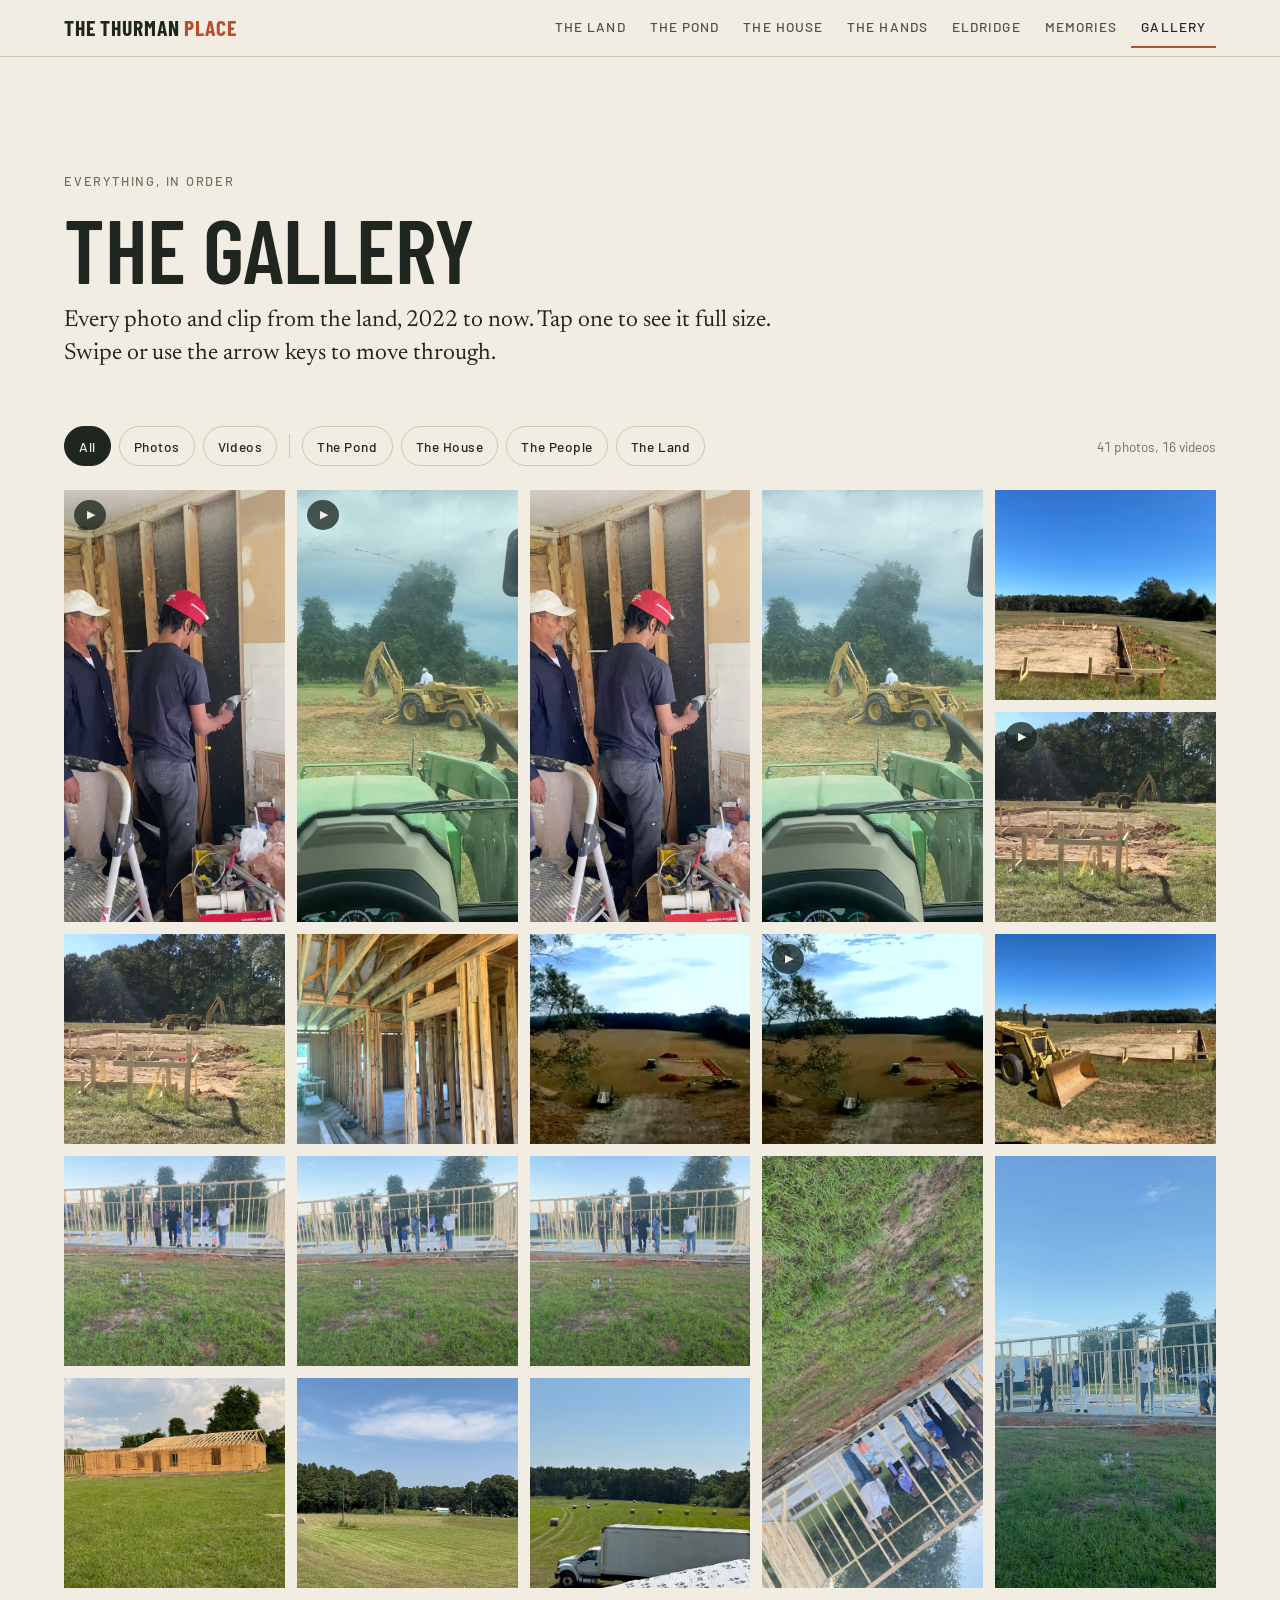
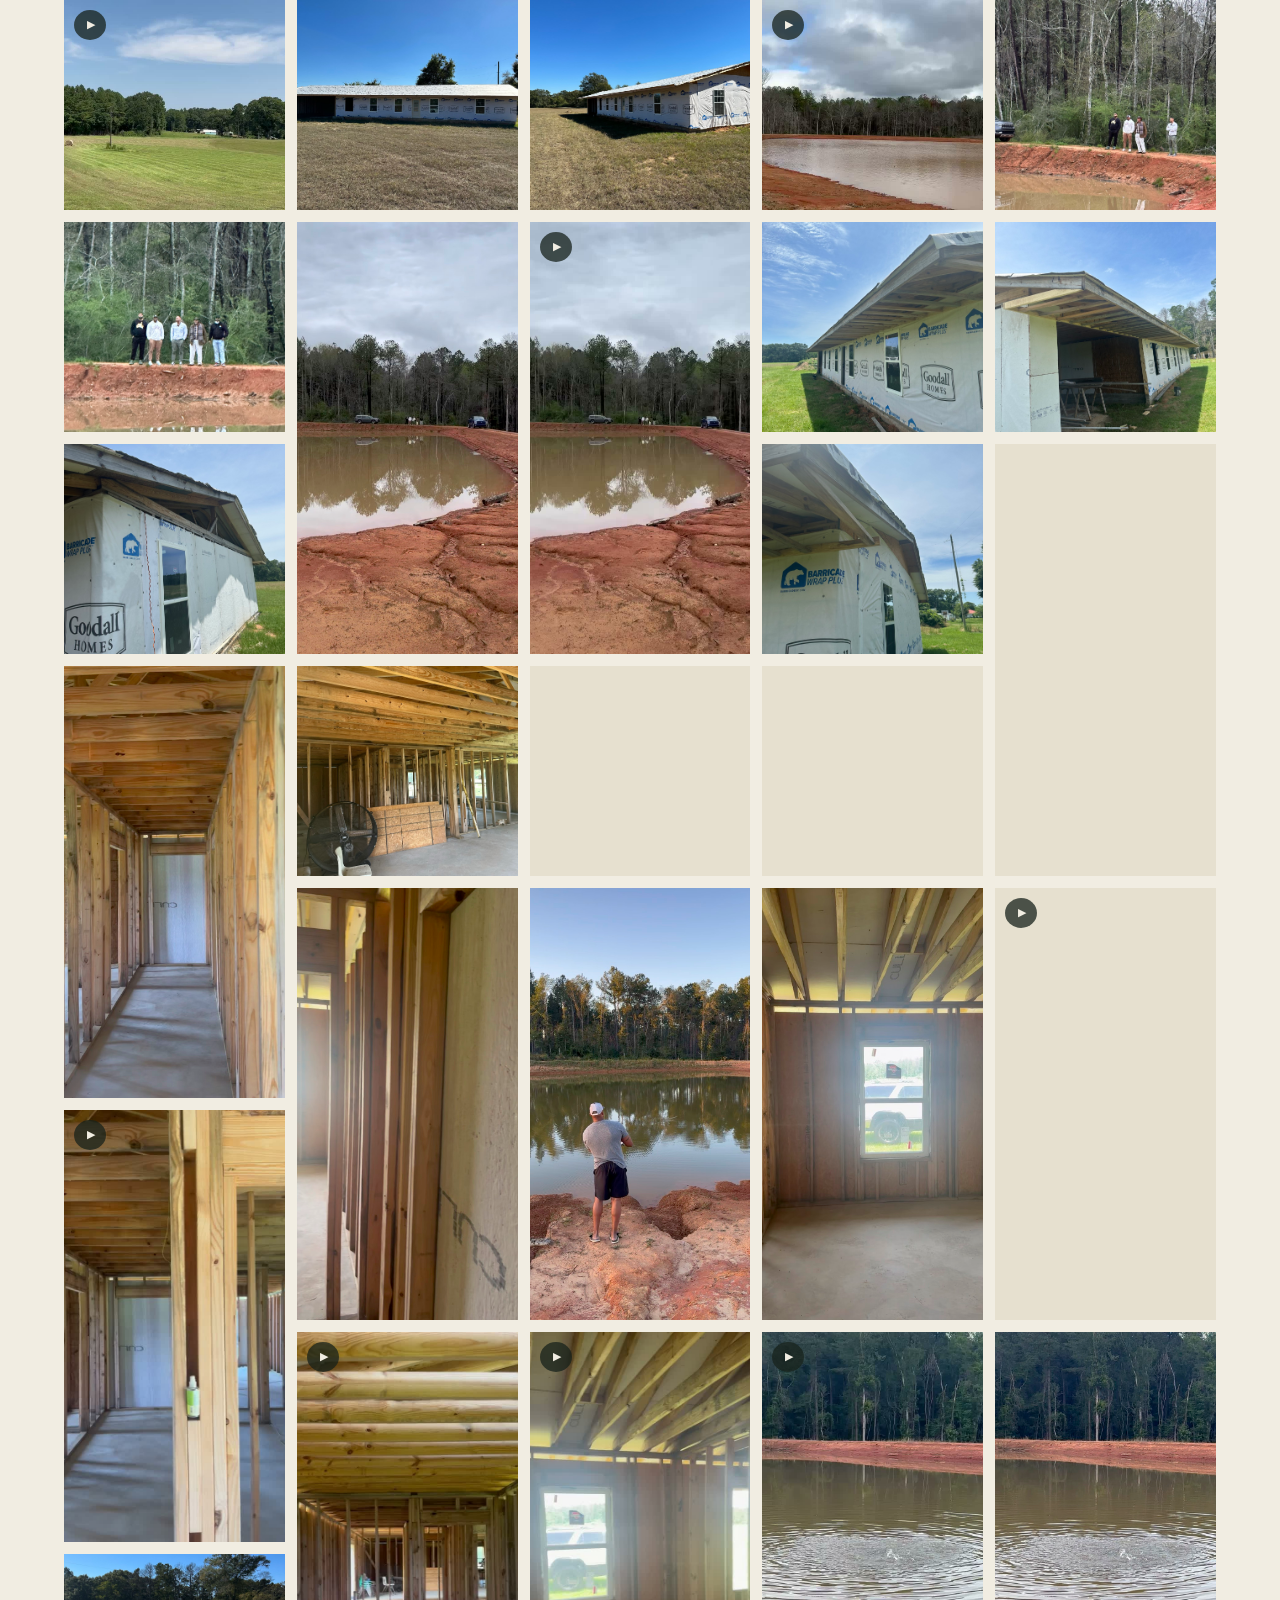
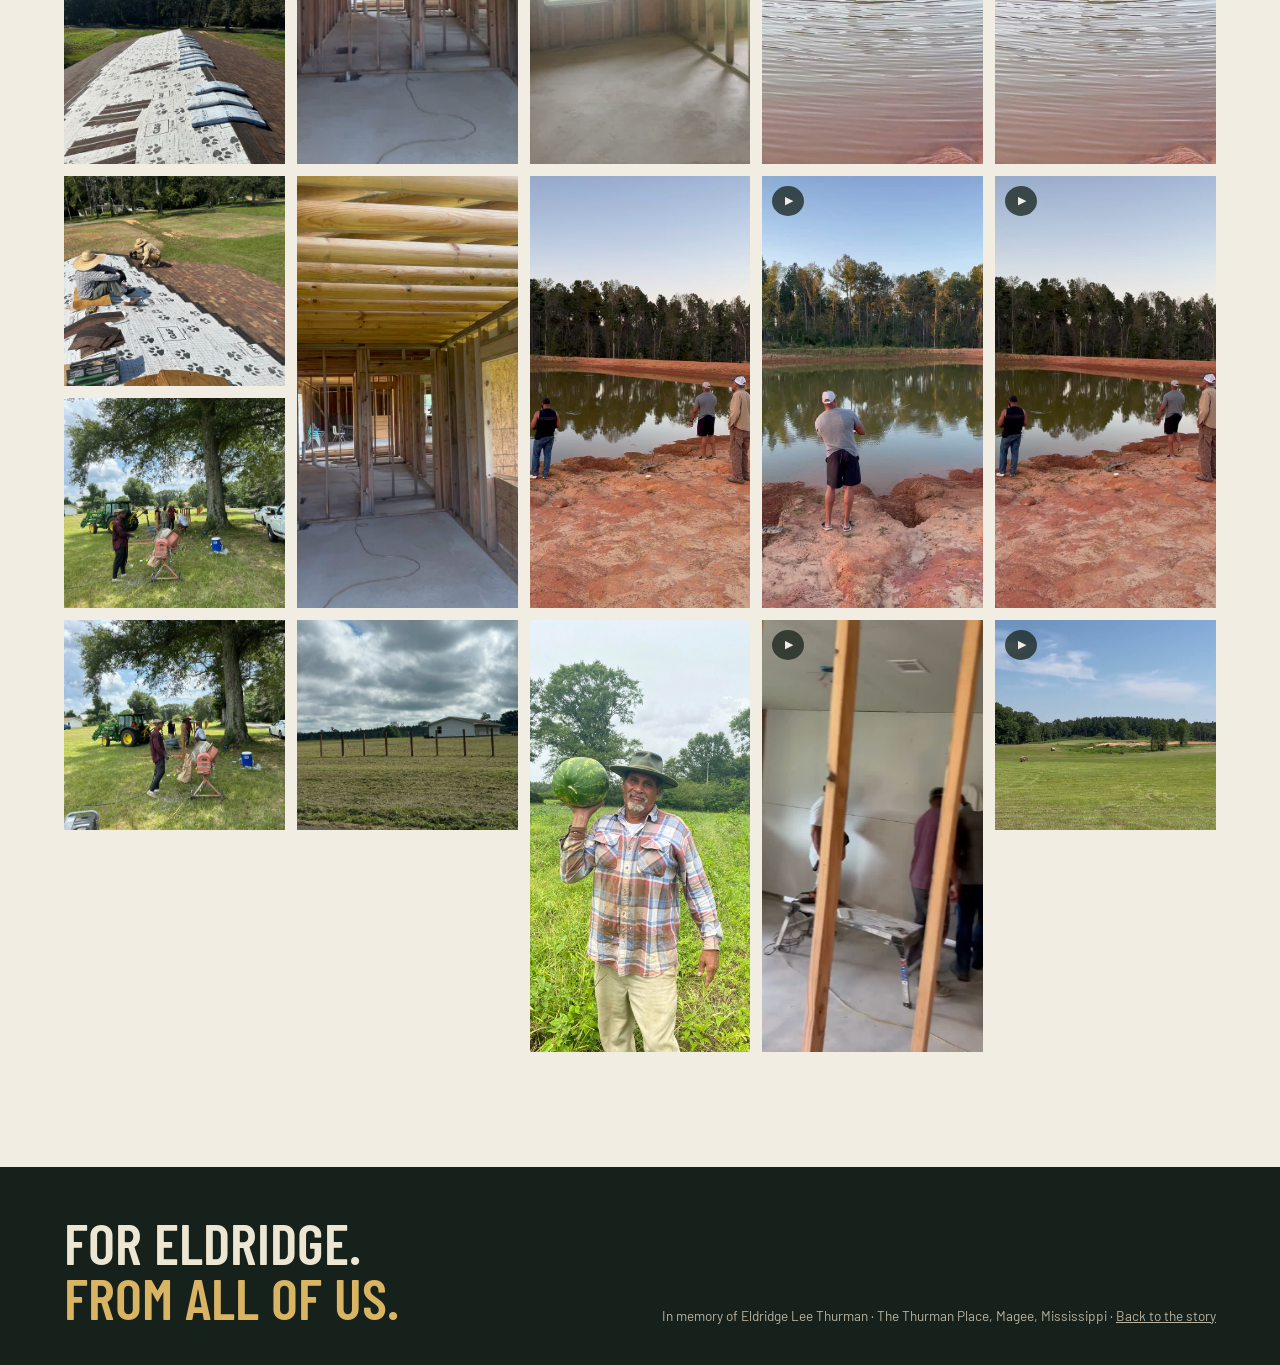
<file: docs/gallery.html>
<!doctype html>
<html lang="en">
<head>
<meta charset="utf-8">
<meta name="viewport" content="width=device-width, initial-scale=1">
<meta name="description" content="Every photo and video from the Thurman Place in Magee, Mississippi: the pond, the house, the people, and the land.">
<title>The Thurman Place · Gallery</title>
<link rel="preconnect" href="https://fonts.googleapis.com">
<link rel="preconnect" href="https://fonts.gstatic.com" crossorigin>
<link rel="stylesheet" href="https://fonts.googleapis.com/css2?family=Barlow+Condensed:wght@500;600;700&family=Barlow:wght@400;500;600&family=Newsreader:ital,opsz,wght@0,6..72,400;0,6..72,500;1,6..72,400&display=swap">
<link rel="stylesheet" href="styles.css">
</head>
<body class="gallery-page">

<header class="nav">
  <div class="wrap">
    <a class="wordmark" href="index.html">The Thurman <span>Place</span></a>
    <button type="button" class="nav__toggle" id="nav-toggle" aria-expanded="false" aria-controls="chapters" aria-label="Open menu"><span></span><span></span><span></span></button>
    <nav aria-label="Chapters" id="chapters">
      <ul>
        <li><a href="index.html#land">The Land</a></li>
        <li><a href="index.html#pond">The Pond</a></li>
        <li><a href="index.html#house">The House</a></li>
        <li><a href="index.html#hands">The Hands</a></li>
        <li><a href="index.html#eldridge">Eldridge</a></li>
        <li><a href="index.html#memories">Memories</a></li>
        <li><a href="gallery.html" aria-current="true">Gallery</a></li>
      </ul>
    </nav>
  </div>
</header>

<main>
  <section class="chapter gallery">
    <div class="wrap">
      <div class="chapter__head">
        <p class="eyebrow">Everything, in order</p>
        <h2>The Gallery</h2>
        <p class="lede">Every photo and clip from the land, 2022 to now. Tap one to see it full size. Swipe or use the arrow keys to move through.</p>
      </div>
      <div class="filters" aria-label="Show">
        <button type="button" data-filter="all" aria-pressed="true">All</button>
        <button type="button" data-filter="photo" aria-pressed="false">Photos</button>
        <button type="button" data-filter="video" aria-pressed="false">Videos</button>
        <span class="filters__sep" aria-hidden="true"></span>
        <button type="button" data-filter="pond" aria-pressed="false">The Pond</button>
        <button type="button" data-filter="house" aria-pressed="false">The House</button>
        <button type="button" data-filter="people" aria-pressed="false">The People</button>
        <button type="button" data-filter="land" aria-pressed="false">The Land</button>
        <span class="filters__count" id="count" aria-live="polite"></span>
      </div>
      <div class="grid" id="grid"></div>
    </div>
  </section>
</main>

<footer class="footer">
  <div class="wrap">
    <p class="big">For Eldridge.<br><span>From all of us.</span></p>
    <p class="cap">In memory of Eldridge Lee Thurman &middot; The Thurman Place, Magee, Mississippi &middot; <a href="index.html">Back to the story</a></p>
  </div>
</footer>

<div class="viewer" id="viewer" role="dialog" aria-modal="true" aria-label="Photo and video viewer" hidden>
  <button type="button" class="viewer__close" aria-label="Close">&times;</button>
  <button type="button" class="viewer__prev" aria-label="Previous">&#8249;</button>
  <div class="viewer__stage" id="viewer-stage"></div>
  <button type="button" class="viewer__next" aria-label="Next">&#8250;</button>
  <div class="viewer__bar"><span id="viewer-pos"></span><span id="viewer-cap"></span></div>
</div>

<script src="nav.js"></script>
<script src="gallery.js"></script>
</body>
</html>
</file>
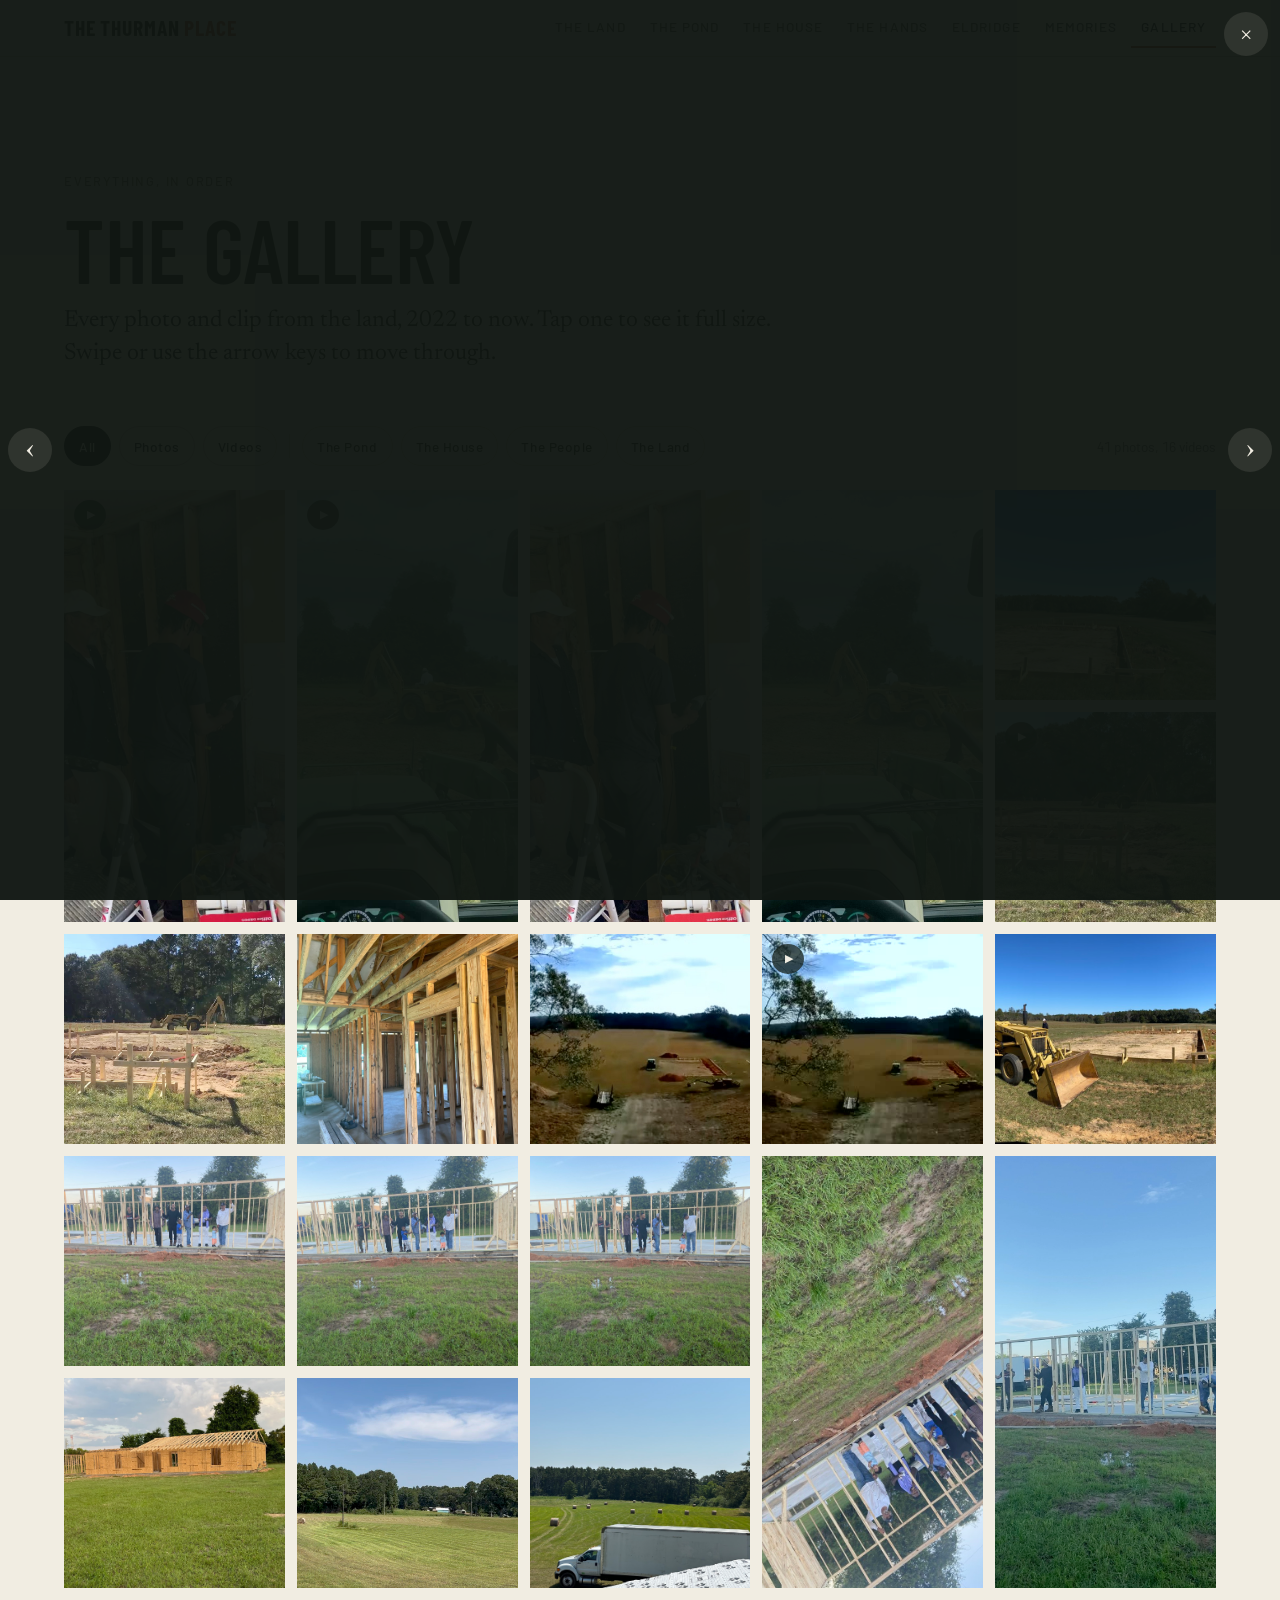
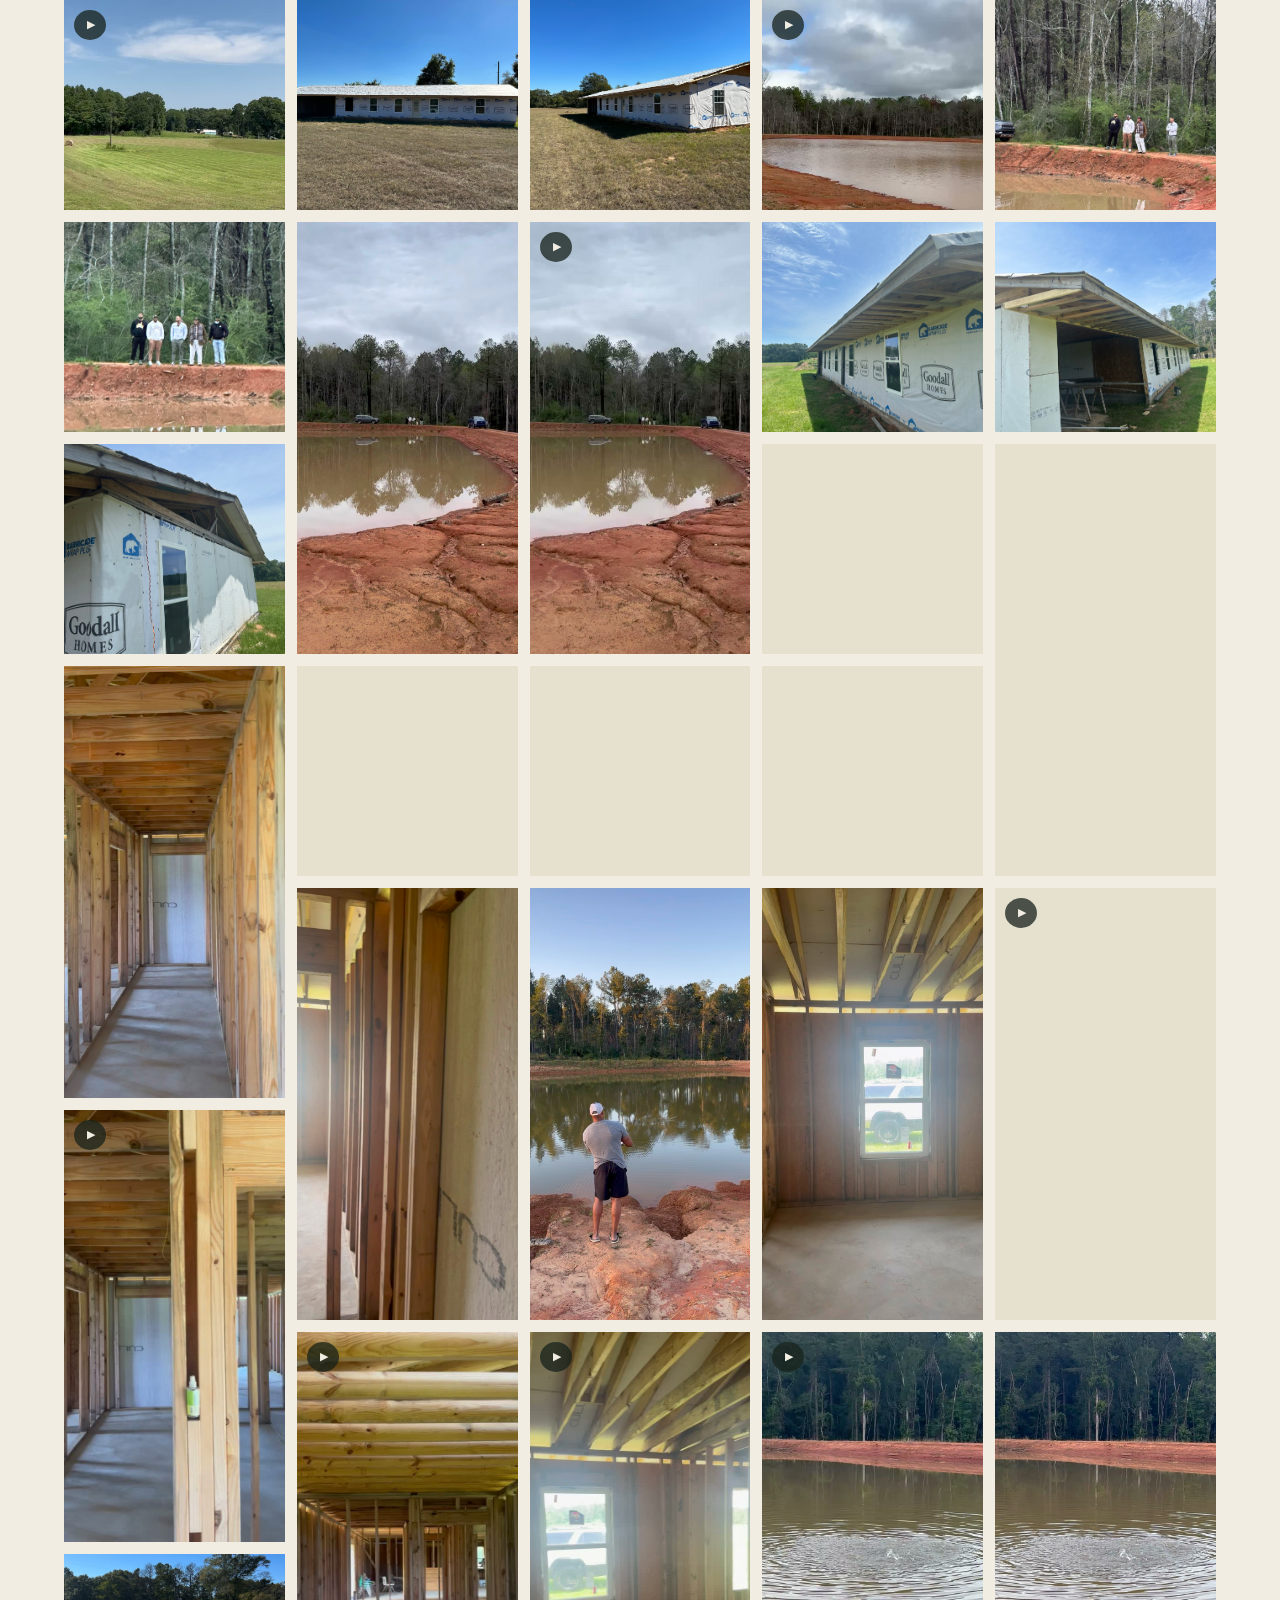
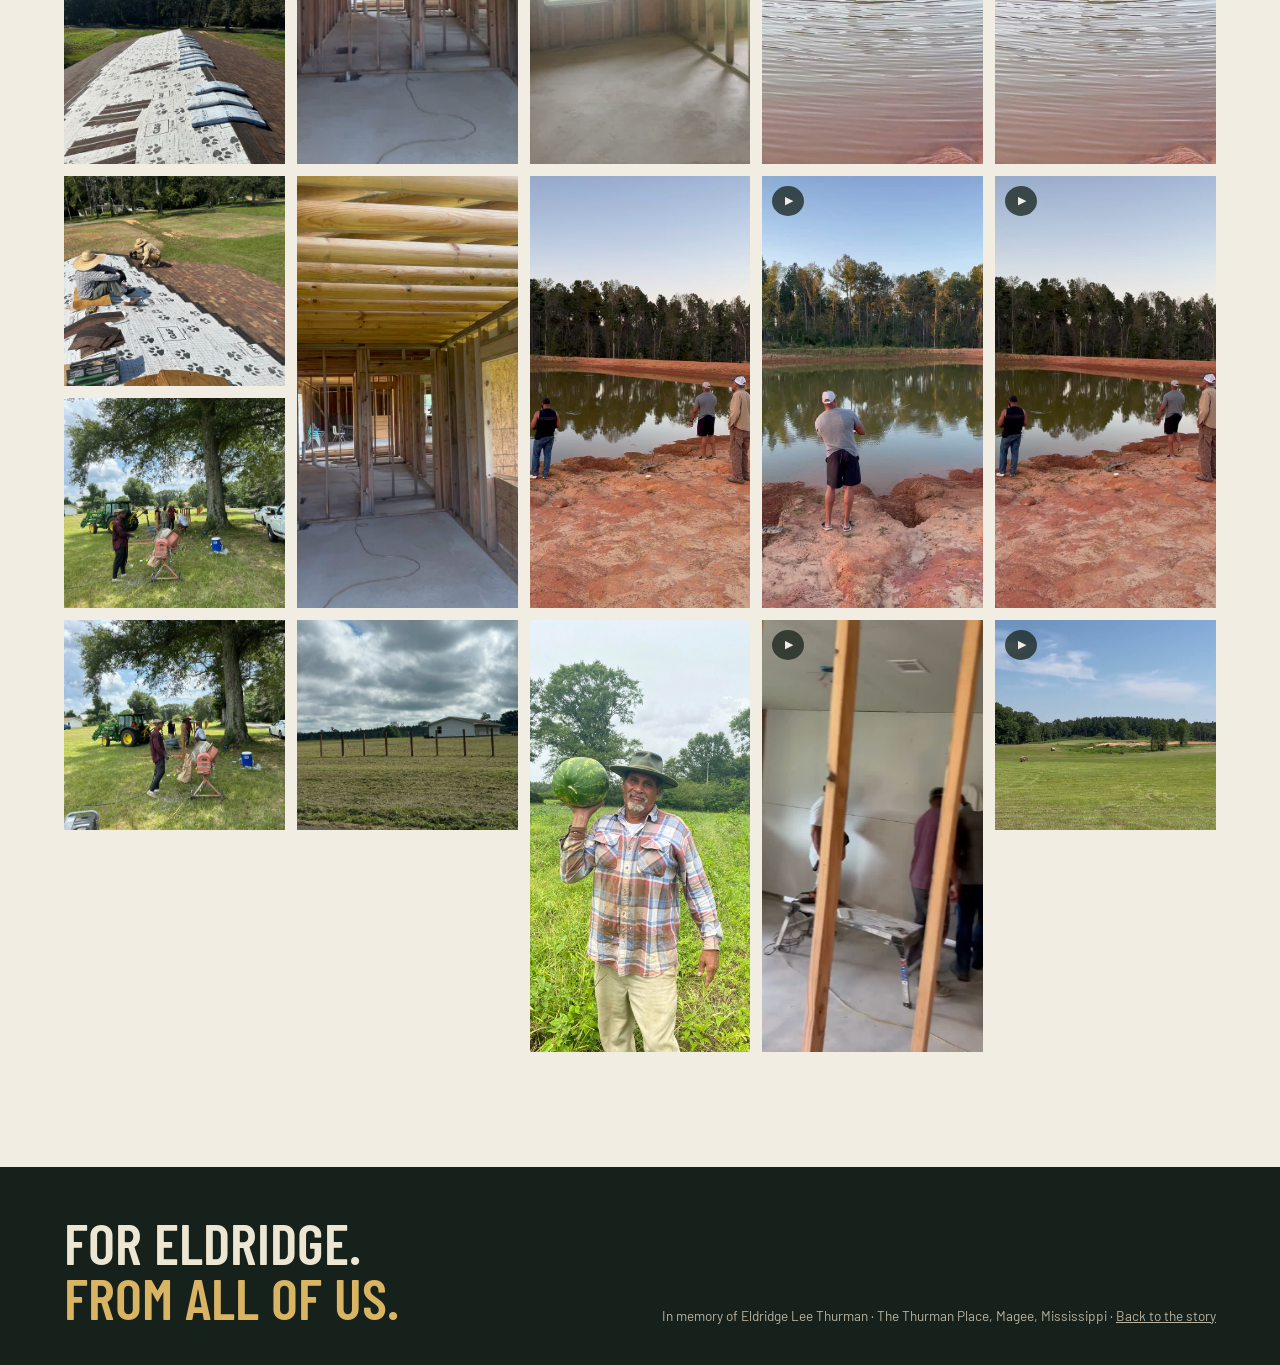
<file: site/gallery.html>
<!doctype html>
<html lang="en">
<head>
<meta charset="utf-8">
<meta name="viewport" content="width=device-width, initial-scale=1">
<meta name="description" content="Every photo and video from the Thurman Place in Magee, Mississippi: the pond, the house, the people, and the land.">
<title>The Thurman Place · Gallery</title>
<link rel="preconnect" href="https://fonts.googleapis.com">
<link rel="preconnect" href="https://fonts.gstatic.com" crossorigin>
<link rel="stylesheet" href="https://fonts.googleapis.com/css2?family=Barlow+Condensed:wght@500;600;700&family=Barlow:wght@400;500;600&family=Newsreader:ital,opsz,wght@0,6..72,400;0,6..72,500;1,6..72,400&display=swap">
<link rel="stylesheet" href="styles.css">
</head>
<body class="gallery-page">

<header class="nav">
  <div class="wrap">
    <a class="wordmark" href="index.html">The Thurman <span>Place</span></a>
    <nav aria-label="Chapters">
      <ul>
        <li><a href="index.html#land">The Land</a></li>
        <li><a href="index.html#pond">The Pond</a></li>
        <li><a href="index.html#house">The House</a></li>
        <li><a href="index.html#hands">The Hands</a></li>
        <li><a href="index.html#eldridge">Eldridge</a></li>
        <li><a href="index.html#memories">Memories</a></li>
        <li><a href="gallery.html" aria-current="true">Gallery</a></li>
      </ul>
    </nav>
  </div>
</header>

<main>
  <section class="chapter gallery">
    <div class="wrap">
      <div class="chapter__head">
        <p class="eyebrow">Everything, in order</p>
        <h2>The Gallery</h2>
        <p class="lede">Every photo and clip from the land, 2022 to now. Tap one to see it full size. Swipe or use the arrow keys to move through.</p>
      </div>
      <div class="filters" aria-label="Show">
        <button type="button" data-filter="all" aria-pressed="true">All</button>
        <button type="button" data-filter="photo" aria-pressed="false">Photos</button>
        <button type="button" data-filter="video" aria-pressed="false">Videos</button>
        <span class="filters__sep" aria-hidden="true"></span>
        <button type="button" data-filter="pond" aria-pressed="false">The Pond</button>
        <button type="button" data-filter="house" aria-pressed="false">The House</button>
        <button type="button" data-filter="people" aria-pressed="false">The People</button>
        <button type="button" data-filter="land" aria-pressed="false">The Land</button>
        <span class="filters__count" id="count" aria-live="polite"></span>
      </div>
      <div class="grid" id="grid"></div>
    </div>
  </section>
</main>

<footer class="footer">
  <div class="wrap">
    <p class="big">For Eldridge.<br><span>From all of us.</span></p>
    <p class="cap">In memory of Eldridge Lee Thurman &middot; The Thurman Place, Magee, Mississippi &middot; <a href="index.html">Back to the story</a></p>
  </div>
</footer>

<div class="viewer" id="viewer" role="dialog" aria-modal="true" aria-label="Photo and video viewer" hidden>
  <button type="button" class="viewer__close" aria-label="Close">&times;</button>
  <button type="button" class="viewer__prev" aria-label="Previous">&#8249;</button>
  <div class="viewer__stage" id="viewer-stage"></div>
  <button type="button" class="viewer__next" aria-label="Next">&#8250;</button>
  <div class="viewer__bar"><span id="viewer-pos"></span><span id="viewer-cap"></span></div>
</div>

<script src="gallery.js"></script>
</body>
</html>
</file>
<file: docs/styles.css>
/* The Thurman Place — stylesheet
   Sections take their ground from the material in their photos:
   paper (straw) → clay (the pond bank) → lumber (the house) → pine (evening). */

:root {
  --paper: #F1EDE2;
  --paper-2: #E6E0CF;
  --ink: #1F261F;
  --ink-2: #4A5148;
  --muted: #6F6E60;
  --rule: #CFC8B3;

  --clay: #B4512C;
  --clay-deep: #8A3D21;
  --clay-ink: #F6E7DA;
  --clay-ink-2: #E9C9B4;

  --pond: #6C6A46;
  --straw: #D8B463;
  --lumber: #E2C48D;
  --lumber-deep: #B48A4E;
  --sky: #A9C7DD;

  --pine: #17211B;
  --pine-2: #22302A;
  --pine-ink: #EDE6D3;
  --pine-ink-2: #B9B3A0;
  --pine-rule: #3A4A41;

  --accent: var(--clay);
  --accent-ink: #FFFFFF;
  --focus: #2B6CB0;

  --font-display: "Barlow Condensed", "Arial Narrow", Impact, sans-serif;
  --font-body: "Newsreader", Georgia, "Times New Roman", serif;
  --font-ui: "Barlow", "Helvetica Neue", Arial, sans-serif;

  --measure: 62ch;
  --gutter: clamp(16px, 5vw, 64px);
  --wide: 1240px;

  --shadow: 0 18px 40px -20px rgba(31, 38, 31, 0.45);
  color-scheme: light;
}

@media (prefers-color-scheme: dark) {
  :root:not([data-theme="light"]) {
    --paper: #141A16;
    --paper-2: #1C2420;
    --ink: #EDE6D3;
    --ink-2: #C9C2AE;
    --muted: #A19D8C;
    --rule: #34403A;
    --accent: #CF6A42;
    --shadow: 0 18px 40px -20px rgba(0, 0, 0, 0.8);
    color-scheme: dark;
  }
}
:root[data-theme="dark"] {
  --paper: #141A16;
  --paper-2: #1C2420;
  --ink: #EDE6D3;
  --ink-2: #C9C2AE;
  --muted: #A19D8C;
  --rule: #34403A;
  --accent: #CF6A42;
  --shadow: 0 18px 40px -20px rgba(0, 0, 0, 0.8);
  color-scheme: dark;
}

* { box-sizing: border-box; }
[hidden] { display: none !important; }
html { scroll-behavior: smooth; }
@media (prefers-reduced-motion: reduce) { html { scroll-behavior: auto; } }

body {
  margin: 0;
  background: var(--paper);
  color: var(--ink);
  font-family: var(--font-body);
  font-size: 1.1875rem;
  line-height: 1.55;
  -webkit-font-smoothing: antialiased;
  overflow-x: hidden;
}

img { max-width: 100%; display: block; height: auto; }
a { color: inherit; }
:focus-visible { outline: 3px solid var(--focus); outline-offset: 3px; }
button { font: inherit; }

h1, h2, h3 { font-family: var(--font-display); line-height: 0.95; margin: 0; text-wrap: balance; font-weight: 600; letter-spacing: -0.005em; }
p { margin: 0; }

.eyebrow {
  font-family: var(--font-ui);
  font-size: 0.8rem;
  font-weight: 500;
  letter-spacing: 0.14em;
  text-transform: uppercase;
  color: var(--muted);
}

.wrap { width: min(100% - 2 * var(--gutter), var(--wide)); margin-inline: auto; }
.measure { max-width: var(--measure); }
.prose { display: grid; gap: 1.1em; max-width: var(--measure); }
.prose p em { font-style: italic; }
.lede { font-size: 1.45rem; line-height: 1.4; }

/* ---------- Nav ---------- */
.nav {
  position: sticky; top: 0; z-index: 50;
  background: color-mix(in srgb, var(--paper) 82%, transparent);
  backdrop-filter: blur(10px); -webkit-backdrop-filter: blur(10px);
  border-bottom: 1px solid var(--rule);
}
.nav .wrap { display: flex; align-items: center; justify-content: space-between; gap: 16px; min-height: 56px; }
.wordmark { font-family: var(--font-display); font-weight: 700; font-size: 1.35rem; text-transform: uppercase; letter-spacing: 0.04em; text-decoration: none; }
.wordmark span { color: var(--accent); }
.nav ul { list-style: none; margin: 0; padding: 0; display: flex; gap: 4px; overflow-x: auto; scrollbar-width: none; }
.nav ul::-webkit-scrollbar { display: none; }
.nav li a {
  display: block; padding: 8px 10px; text-decoration: none; white-space: nowrap;
  font-family: var(--font-ui); font-size: 0.85rem; font-weight: 500; letter-spacing: 0.08em; text-transform: uppercase; color: var(--ink-2);
  border-bottom: 2px solid transparent;
}
.nav li a:hover, .nav li a[aria-current="true"] { color: var(--ink); border-bottom-color: var(--accent); }

/* Mobile menu button (hidden on desktop) */
.nav { position: sticky; }
.nav__toggle {
  display: none; place-items: center; width: 44px; height: 44px; margin-right: -8px;
  border: 0; background: transparent; cursor: pointer; padding: 0; position: relative;
}
.nav__toggle span { display: block; width: 22px; height: 2px; background: var(--ink); position: absolute; left: 11px; transition: transform 0.25s, opacity 0.2s; }
.nav__toggle span:nth-child(1) { top: 14px; }
.nav__toggle span:nth-child(2) { top: 21px; }
.nav__toggle span:nth-child(3) { top: 28px; }
.nav.is-open .nav__toggle span:nth-child(1) { transform: translateY(7px) rotate(45deg); }
.nav.is-open .nav__toggle span:nth-child(2) { opacity: 0; }
.nav.is-open .nav__toggle span:nth-child(3) { transform: translateY(-7px) rotate(-45deg); }

/* ---------- Hero ---------- */
.hero { position: relative; isolation: isolate; color: #fff; background: var(--pine); height: clamp(440px, 74vh, 700px); display: grid; align-items: end; }
.hero__img { position: absolute; inset: 0; width: 100%; height: 100%; object-fit: cover; object-position: center 55%; background: var(--pine); }
video.hero__img { object-position: center center; }
.hero__shade {
  position: absolute; inset: 0; z-index: 1;
  background: linear-gradient(to top, rgba(20, 24, 18, 0.88) 0%, rgba(20, 24, 18, 0.35) 45%, rgba(20, 24, 18, 0) 75%);
}
.hero__text { position: relative; z-index: 2; padding-block: 24px clamp(24px, 4vw, 48px); }
.hero .eyebrow { color: var(--straw); }
.hero h1 {
  font-size: clamp(3.2rem, 10vw, 8.5rem);
  font-weight: 700; text-transform: uppercase; letter-spacing: -0.01em; line-height: 0.86;
  margin-top: 10px;
}
.hero h1 .w { display: inline-block; }
.hero__dek { max-width: 46ch; margin-top: 18px; font-size: clamp(1.05rem, 1.6vw, 1.35rem); line-height: 1.4; color: #F0EAD9; }
@media (prefers-reduced-motion: no-preference) {
  .hero h1 .w { animation: rise 0.9s cubic-bezier(0.2, 0.7, 0.2, 1) both; }
  .hero h1 .w:nth-child(2) { animation-delay: 0.08s; }
  .hero h1 .w:nth-child(3) { animation-delay: 0.16s; }
  .hero__dek, .hero .eyebrow { animation: fade 1s 0.35s both; }
  @keyframes rise { from { transform: translateY(0.35em); opacity: 0.001; } to { transform: none; opacity: 1; } }
  @keyframes fade { from { opacity: 0.001; } to { opacity: 1; } }
}

/* ---------- Intro / stats ---------- */
.intro { padding-block: clamp(48px, 8vw, 112px); }
.intro__grid { display: grid; grid-template-columns: 1fr; gap: 40px; }
@media (min-width: 900px) { .intro__grid { grid-template-columns: 1.2fr 1fr; align-items: start; } }
.facts { display: grid; gap: 0; border-top: 1px solid var(--rule); font-family: var(--font-ui); }
.facts div { display: flex; justify-content: space-between; align-items: baseline; gap: 16px; padding: 14px 0; border-bottom: 1px solid var(--rule); }
.facts dt { color: var(--muted); font-size: 0.85rem; letter-spacing: 0.1em; text-transform: uppercase; }
.facts dd { margin: 0; font-family: var(--font-display); font-size: 1.6rem; font-weight: 600; text-align: right; font-variant-numeric: tabular-nums; }

/* ---------- Chapter scaffolding ---------- */
.chapter { padding-block: clamp(56px, 9vw, 128px); }
.chapter__head { display: grid; gap: 14px; margin-bottom: clamp(28px, 5vw, 56px); }
.chapter__head h2 { font-size: clamp(2.8rem, 7vw, 6rem); text-transform: uppercase; }
.chapter__head .lede { max-width: 58ch; }
.chapter--clay { background: var(--clay); color: var(--clay-ink); }
.chapter--clay .eyebrow { color: var(--clay-ink-2); }
.chapter--clay .lede, .chapter--clay .cap { color: var(--clay-ink-2); }
.chapter--pine { background: var(--pine); color: var(--pine-ink); }
.chapter--pine .eyebrow { color: var(--straw); }
.chapter--pine .lede, .chapter--pine .cap { color: var(--pine-ink-2); }
.chapter--lumber { background: var(--paper-2); }

.cap { font-family: var(--font-ui); font-size: 0.85rem; line-height: 1.4; color: var(--muted); }
.cap b { font-weight: 600; color: inherit; }

/* Photo frame with caption */
figure { margin: 0; display: grid; gap: 10px; }
figure img { width: 100%; object-fit: cover; }
figcaption { font-family: var(--font-ui); font-size: 0.85rem; line-height: 1.4; color: var(--muted); }
.chapter--clay figcaption { color: var(--clay-ink-2); }
.chapter--pine figcaption { color: var(--pine-ink-2); }

/* ---------- The Land: map ---------- */
.land { display: grid; gap: 32px; }
@media (min-width: 960px) { .land { grid-template-columns: 1.1fr 0.9fr; align-items: start; } }
.map { position: relative; }
.map svg { width: 100%; height: auto; display: block; }
.map .m-label { font-family: var(--font-ui); font-size: 14px; letter-spacing: 0.08em; text-transform: uppercase; fill: var(--ink-2); }
.map .m-note { font-family: var(--font-body); font-style: italic; font-size: 13px; fill: var(--muted); }
.map .hot { cursor: pointer; }
.map .hot circle.dot { fill: var(--accent); stroke: var(--paper); stroke-width: 3; transition: r 0.2s; }
.map .hot circle.halo { fill: none; stroke: var(--accent); stroke-width: 1.5; opacity: 0.6; }
.map .hot:hover circle.dot, .map .hot[aria-pressed="true"] circle.dot { r: 9; }
.map .hot[aria-pressed="true"] circle.halo { opacity: 1; }
.map .hot text { font-family: var(--font-display); font-size: 19px; font-weight: 600; text-transform: uppercase; letter-spacing: 0.03em; fill: var(--ink); paint-order: stroke; stroke: var(--paper); stroke-width: 4px; stroke-linejoin: round; }
@media (prefers-reduced-motion: no-preference) {
  .map .hot[aria-pressed="true"] circle.halo { animation: halo 1.8s ease-out infinite; }
  @keyframes halo { 0% { r: 9; opacity: 0.8; } 100% { r: 26; opacity: 0; } }
}
.map__legend { display: flex; flex-wrap: wrap; gap: 8px; margin-top: 12px; }
.map__legend button {
  border: 1px solid var(--rule); background: transparent; color: var(--ink); border-radius: 999px; padding: 7px 14px; cursor: pointer;
  font-family: var(--font-ui); font-size: 0.85rem; font-weight: 500; letter-spacing: 0.04em;
}
.map__legend button[aria-pressed="true"] { background: var(--ink); color: var(--paper); border-color: var(--ink); }
.map__panel { display: grid; gap: 14px; }
@media (min-width: 960px) { .map__panel { position: sticky; top: 72px; } }
.map__panel img { aspect-ratio: 4 / 3; width: 100%; object-fit: cover; box-shadow: var(--shadow); }
.map__panel h3 { font-size: 2.2rem; text-transform: uppercase; }
.map__panel p { max-width: 48ch; }

/* ---------- The Pond ---------- */
.pond-stage { position: relative; }
.pond-stage canvas { width: 100%; height: auto; display: block; aspect-ratio: 2.7 / 1; cursor: crosshair; touch-action: manipulation; background: var(--pond); }
.pond-stage img.fallback { width: 100%; aspect-ratio: 2.7 / 1; object-fit: cover; }
.pond-stage__hint {
  position: absolute; left: 16px; bottom: 16px; pointer-events: none;
  font-family: var(--font-ui); font-size: 0.85rem; letter-spacing: 0.08em; text-transform: uppercase;
  background: rgba(23, 33, 27, 0.7); color: #F1EDE2; padding: 8px 12px;
}
.pond-count { font-variant-numeric: tabular-nums; }
.pond-grid { display: grid; gap: 20px; margin-top: 28px; grid-template-columns: repeat(2, 1fr); }
@media (min-width: 760px) { .pond-grid { grid-template-columns: 1.2fr 0.8fr 0.8fr 1.2fr; } .pond-grid figure:nth-child(2), .pond-grid figure:nth-child(3) { grid-row: span 1; } }
.pond-grid img { aspect-ratio: 3 / 4; }
.pond-grid figure:first-child img, .pond-grid figure:last-child img { aspect-ratio: 4 / 3; }
.pond-text { display: grid; gap: 40px; margin-top: clamp(40px, 6vw, 72px); }
@media (min-width: 900px) { .pond-text { grid-template-columns: 1fr 1fr; align-items: end; } }
.pond-text .prose { color: var(--clay-ink); }
.pond-text .big {
  font-family: var(--font-display); font-size: clamp(2rem, 4.5vw, 3.6rem); font-weight: 600; line-height: 1; text-transform: uppercase; color: var(--clay-ink);
}

/* ---------- The House: timeline ---------- */
.timeline { display: grid; gap: 0; position: relative; }
.tl {
  display: grid; gap: 18px; padding-block: 28px; border-top: 1px solid var(--rule);
  grid-template-columns: 1fr;
}
@media (min-width: 760px) { .tl { grid-template-columns: 150px 1fr 1.3fr; gap: 28px; align-items: start; } }
.tl__date { font-family: var(--font-display); font-size: 1.9rem; font-weight: 600; line-height: 1; text-transform: uppercase; }
.tl__date small { display: block; font-family: var(--font-ui); font-size: 0.8rem; font-weight: 500; letter-spacing: 0.1em; color: var(--muted); margin-top: 6px; text-transform: uppercase; }
.tl h3 { font-size: 1.7rem; text-transform: uppercase; margin-bottom: 8px; }
.tl p { max-width: 46ch; }
.tl img { width: 100%; aspect-ratio: 16 / 10; object-fit: cover; box-shadow: var(--shadow); }
.tl.tl--now { border-top-color: var(--accent); }
.tl.tl--now .tl__date { color: var(--accent); }

/* Then / now slider */
.compare { position: relative; margin-top: clamp(40px, 6vw, 72px); user-select: none; -webkit-user-select: none; }
.compare__frame { position: relative; aspect-ratio: 4 / 3; overflow: hidden; background: var(--paper-2); }
.compare__frame img { position: absolute; inset: 0; width: 100%; height: 100%; object-fit: cover; }
.compare__frame img.after { clip-path: inset(0 0 0 var(--pos, 50%)); }
.compare__handle {
  position: absolute; top: 0; bottom: 0; left: var(--pos, 50%); width: 2px; background: #fff; transform: translateX(-1px); pointer-events: none;
}
.compare__handle::after {
  content: "\2194"; position: absolute; top: 50%; left: 50%; transform: translate(-50%, -50%);
  width: 44px; height: 44px; border-radius: 50%; background: var(--accent); color: #fff; display: grid; place-items: center; font-family: var(--font-ui); font-size: 20px;
  box-shadow: 0 6px 20px rgba(0, 0, 0, 0.35);
}
.compare input[type="range"] {
  position: absolute; inset: 0; width: 100%; height: 100%; margin: 0; opacity: 0; cursor: ew-resize;
}
.compare__tags { position: absolute; top: 12px; left: 12px; right: 12px; display: flex; justify-content: space-between; pointer-events: none; }
.compare__tags span { font-family: var(--font-ui); font-size: 0.78rem; letter-spacing: 0.1em; text-transform: uppercase; background: rgba(23, 33, 27, 0.72); color: #F1EDE2; padding: 6px 10px; }

.strip { display: grid; grid-template-columns: repeat(3, 1fr); gap: 16px; margin-top: 40px; }
@media (max-width: 640px) { .strip { grid-template-columns: 1fr; } }
.strip img { aspect-ratio: 3 / 4; }

/* ---------- The Hands ---------- */
.hands { display: grid; gap: 16px; grid-template-columns: repeat(2, 1fr); }
@media (min-width: 800px) { .hands { grid-template-columns: repeat(6, 1fr); } }
.hands figure img { aspect-ratio: 4 / 3; }
.hands .span-4 { grid-column: span 2; }
.hands .span-2 { grid-column: span 1; }
.hands .span-3 { grid-column: span 1; }
@media (min-width: 800px) {
  .hands .span-4 { grid-column: span 4; }
  .hands .span-2 { grid-column: span 2; }
  .hands .span-3 { grid-column: span 3; }
  .hands .tall img { aspect-ratio: 3 / 4; }
}
.hands-text { display: grid; gap: 32px; margin-top: clamp(36px, 5vw, 64px); }
@media (min-width: 900px) { .hands-text { grid-template-columns: 1fr 1fr; } }

/* ---------- Eldridge ---------- */
.eld { display: grid; gap: 40px; }
@media (min-width: 900px) { .eld { grid-template-columns: 0.85fr 1.15fr; align-items: start; } }
.eld__quote {
  font-family: var(--font-display); font-weight: 600; text-transform: uppercase; line-height: 0.92;
  font-size: clamp(2.6rem, 6.5vw, 5.6rem); color: var(--pine-ink);
}
.eld__quote em { font-style: normal; color: var(--straw); }
.eld .prose { color: var(--pine-ink); }
.eld .prose p { color: var(--pine-ink); }
@media (min-width: 900px) { .eld figure { position: sticky; top: 72px; } }
.eld figure img { aspect-ratio: 3 / 4; max-height: 78vh; }
.left { display: grid; gap: 0; border-top: 1px solid var(--pine-rule); margin-top: 8px; }
.left div { padding: 16px 0; border-bottom: 1px solid var(--pine-rule); display: grid; grid-template-columns: 120px 1fr; gap: 16px; align-items: baseline; }
.left dt { font-family: var(--font-display); font-size: 1.4rem; font-weight: 600; text-transform: uppercase; color: var(--straw); }
.left dd { margin: 0; color: var(--pine-ink-2); }

/* ---------- Next ---------- */
.next { display: grid; gap: 32px; }
@media (min-width: 900px) { .next { grid-template-columns: 1fr 1fr; align-items: center; } }
.next img { aspect-ratio: 4 / 3; }
.plan { list-style: none; margin: 0; padding: 0; display: grid; border-top: 1px solid var(--rule); }
.plan li { display: grid; grid-template-columns: 28px 1fr; gap: 14px; padding: 16px 0; border-bottom: 1px solid var(--rule); align-items: start; }
.plan .mark { width: 18px; height: 18px; border-radius: 50%; border: 2px solid var(--muted); margin-top: 6px; }
.plan .mark.done { background: var(--ink); border-color: var(--ink); }
.plan .mark.now { border-color: var(--accent); background: var(--accent); box-shadow: 0 0 0 4px color-mix(in srgb, var(--accent) 25%, transparent); }
.plan h3 { font-size: 1.5rem; text-transform: uppercase; }
.plan p { color: var(--ink-2); max-width: 48ch; }

/* ---------- Memories ---------- */
.mem { display: grid; gap: 40px; }
@media (min-width: 960px) { .mem { grid-template-columns: 0.9fr 1.1fr; align-items: start; } }
.form { display: grid; gap: 14px; padding: 24px; background: var(--paper-2); border: 1px solid var(--rule); }
.form label { display: grid; gap: 6px; font-family: var(--font-ui); font-size: 0.85rem; letter-spacing: 0.08em; text-transform: uppercase; color: var(--ink-2); }
.form input, .form textarea {
  font: inherit; font-family: var(--font-body); font-size: 1.05rem; color: var(--ink); background: var(--paper); border: 1px solid var(--rule); padding: 10px 12px; width: 100%;
}
.form textarea { min-height: 140px; resize: vertical; }
.form .row { display: flex; flex-wrap: wrap; gap: 10px; align-items: center; }
.btn {
  font-family: var(--font-ui); font-weight: 600; letter-spacing: 0.08em; text-transform: uppercase; font-size: 0.85rem;
  padding: 12px 18px; border: 0; background: var(--accent); color: var(--accent-ink); cursor: pointer;
}
.btn:hover { background: var(--clay-deep); }
.btn--ghost { background: transparent; color: var(--ink); border: 1px solid var(--rule); }
.btn--ghost:hover { background: var(--paper-2); }
.form .note { font-family: var(--font-ui); font-size: 0.82rem; color: var(--muted); line-height: 1.45; }
.form .status { font-family: var(--font-ui); font-size: 0.85rem; color: var(--ink-2); min-height: 1.2em; }

.wall { display: grid; gap: 16px; grid-template-columns: 1fr; }
@media (min-width: 640px) { .wall { grid-template-columns: 1fr 1fr; } }
.card {
  padding: 22px 22px 18px; background: var(--paper); border: 1px solid var(--rule); display: grid; gap: 12px; align-content: start;
  position: relative;
}
.card--prompt { background: transparent; border-style: dashed; }
.card--prompt .q { font-style: italic; color: var(--ink-2); }
.card blockquote { margin: 0; font-size: 1.1rem; line-height: 1.5; }
.card blockquote::before { content: "\201C"; color: var(--accent); font-family: var(--font-display); font-size: 2.4rem; line-height: 0; vertical-align: -0.35em; margin-right: 2px; }
.card .who { font-family: var(--font-ui); font-size: 0.82rem; letter-spacing: 0.08em; text-transform: uppercase; color: var(--muted); display: flex; justify-content: space-between; gap: 10px; }
.card .who span:last-child { font-weight: 500; }
.card .del { position: absolute; top: 8px; right: 8px; border: 0; background: transparent; color: var(--muted); cursor: pointer; font-family: var(--font-ui); font-size: 0.75rem; letter-spacing: 0.06em; text-transform: uppercase; padding: 6px; }
.card .del:hover { color: var(--accent); }
.card--prompt .eyebrow { color: var(--accent); }

/* ---------- Footer ---------- */
.footer { background: var(--pine); color: var(--pine-ink-2); padding-block: 48px 40px; }
.footer .wrap { display: grid; gap: 24px; }
@media (min-width: 760px) { .footer .wrap { grid-template-columns: 1fr auto; align-items: end; } }
.footer .big { font-family: var(--font-display); font-size: clamp(2rem, 5vw, 3.6rem); font-weight: 600; text-transform: uppercase; line-height: 0.95; color: var(--pine-ink); }
.footer .big span { color: var(--straw); }
.footer .cap { color: var(--pine-ink-2); }

.sr { position: absolute; width: 1px; height: 1px; overflow: hidden; clip: rect(0 0 0 0); white-space: nowrap; }

/* ---------- Video ---------- */
.vid { display: grid; gap: 10px; align-content: start; }
.vid__frame { position: relative; background: var(--pine); overflow: hidden; box-shadow: var(--shadow); }
.vid--portrait .vid__frame { aspect-ratio: 9 / 16; }
.vid--landscape .vid__frame { aspect-ratio: 16 / 9; }
.vid__frame video { position: absolute; inset: 0; width: 100%; height: 100%; object-fit: cover; display: block; cursor: pointer; }
.vid__sound {
  position: absolute; right: 10px; bottom: 10px; z-index: 2;
  font-family: var(--font-ui); font-size: 0.72rem; font-weight: 600; letter-spacing: 0.1em; text-transform: uppercase;
  background: rgba(23, 33, 27, 0.72); color: #F1EDE2; border: 1px solid rgba(241, 237, 226, 0.35); padding: 7px 10px; cursor: pointer;
}
.vid__sound::before { content: "\25B6\FE0E"; font-size: 0.6rem; margin-right: 6px; opacity: 0.8; }
.vid__sound[aria-pressed="true"] { background: var(--clay); border-color: var(--clay); }
.vid__sound[aria-pressed="true"]::before { content: "\266A"; }
.vid__frame.is-paused::after {
  content: ""; position: absolute; inset: 0; background: rgba(23, 33, 27, 0.25); pointer-events: none;
}

/* Pond lead: feeding video beside the story */
.pond-lead { display: grid; gap: 32px; }
@media (min-width: 900px) { .pond-lead { grid-template-columns: minmax(0, 400px) 1fr; gap: 56px; align-items: center; } }
.pond-text--lead { margin-top: 0; grid-template-columns: 1fr; }
.pond-tap { margin-top: clamp(40px, 6vw, 72px); display: grid; gap: 12px; }
.pond-tap .eyebrow { color: var(--clay-ink-2); }
.vid-row { display: grid; gap: 16px; margin-top: clamp(40px, 6vw, 72px); grid-template-columns: 1fr 1fr; }
.vid-row .vid--landscape { grid-column: 1 / -1; }
.vid-row .prose { grid-column: 1 / -1; color: var(--clay-ink); }
@media (min-width: 900px) {
  .vid-row { grid-template-columns: repeat(3, 1fr); }
  .vid-row .prose { grid-column: auto; align-self: end; padding-bottom: 36px; }
}

/* Timeline media */
.tl .vid--portrait .vid__frame { max-width: 320px; }
.tl .vid--portrait { justify-self: start; }
.tl__pair { display: grid; grid-template-columns: 1fr 1fr; gap: 12px; }
.tl__pair .vid--portrait .vid__frame { max-width: none; }
@media (max-width: 759px) { .tl .vid--portrait { justify-self: stretch; } .tl .vid--portrait .vid__frame { max-width: 360px; } }

/* ---------- Mobile pass ---------- */
@media (max-width: 700px) {
  body { font-size: 1.0625rem; }
  .lede { font-size: 1.25rem; }
  .hero__dek { font-size: 1rem; }
  .nav .wrap { min-height: 56px; }
  .nav__toggle { display: grid; }
  .nav nav {
    position: absolute; left: 0; right: 0; top: 100%; display: none;
    background: var(--paper); border-bottom: 1px solid var(--rule); box-shadow: 0 24px 40px -24px rgba(0, 0, 0, 0.45);
  }
  .nav.is-open nav { display: block; }
  .nav ul { flex-direction: column; gap: 0; overflow: visible; padding: 6px var(--gutter) 14px; }
  .nav li a {
    padding: 14px 0; border-bottom: 1px solid var(--rule);
    font-family: var(--font-display); font-size: 1.5rem; font-weight: 600; letter-spacing: 0.03em; color: var(--ink);
    display: flex; align-items: center; justify-content: space-between;
  }
  .nav li:last-child a { border-bottom: 0; }
  .nav li a::after { content: "\2192"; font-family: var(--font-ui); font-size: 1rem; color: var(--muted); }
  .nav li a[aria-current="true"] { border-bottom-color: var(--rule); color: var(--accent); }
  .nav li a[aria-current="true"]::after { color: var(--accent); }
  .chapter__head h2 { font-size: clamp(2.6rem, 13vw, 4rem); }
  .facts div { flex-wrap: wrap; }
  .facts dd { font-size: 1.35rem; }
  .pond-lead .vid__frame, .eld figure img { max-width: 420px; margin-inline: auto; }
  .eld figure img { max-height: none; width: 100%; }
  .pond-text .big { font-size: clamp(1.8rem, 9vw, 2.6rem); }
  .eld__quote { font-size: clamp(2.2rem, 11vw, 3.4rem); }
  .tl { padding-block: 22px; gap: 14px; }
  .tl__date { font-size: 1.5rem; }
  .compare__handle::after { width: 38px; height: 38px; }
  .strip { gap: 12px; }
  .hands { gap: 10px; }
  .form { padding: 18px; }
  .card { padding: 18px 18px 14px; }
  .left div { grid-template-columns: 1fr; gap: 4px; }
  .footer .big { font-size: 2.2rem; }
}
@media (max-width: 420px) {
  .hands { grid-template-columns: 1fr; }
  .hands .span-4, .hands .span-2, .hands .span-3 { grid-column: auto; }
  .pond-grid { grid-template-columns: 1fr 1fr; gap: 10px; }
  .tl__pair { gap: 8px; }
}
/* larger tap targets everywhere */
.map .hot .hit { cursor: pointer; }
.btn, .map__legend button, .vid__sound, .card .del { min-height: 40px; }

/* ---------- Gallery page ---------- */
.gallery-page .nav li a[aria-current="true"] { color: var(--ink); border-bottom-color: var(--accent); }
.filters { display: flex; flex-wrap: wrap; align-items: center; gap: 8px; margin-bottom: 24px; }
.filters button {
  border: 1px solid var(--rule); background: transparent; color: var(--ink); border-radius: 999px; padding: 8px 14px; cursor: pointer;
  font-family: var(--font-ui); font-size: 0.85rem; font-weight: 500; letter-spacing: 0.04em; min-height: 40px;
}
.filters button[aria-pressed="true"] { background: var(--ink); color: var(--paper); border-color: var(--ink); }
.filters__sep { width: 1px; height: 24px; background: var(--rule); margin-inline: 4px; }
.filters__count { margin-left: auto; font-family: var(--font-ui); font-size: 0.85rem; color: var(--muted); font-variant-numeric: tabular-nums; }
.grid { display: grid; gap: 10px; grid-template-columns: repeat(auto-fill, minmax(150px, 1fr)); grid-auto-rows: 150px; grid-auto-flow: dense; }
@media (min-width: 700px) { .grid { grid-template-columns: repeat(auto-fill, minmax(210px, 1fr)); grid-auto-rows: 210px; gap: 12px; } }
.tile { position: relative; overflow: hidden; padding: 0; border: 0; background: var(--paper-2); cursor: pointer; text-align: left; display: block; width: 100%; height: 100%; }
.tile--tall { grid-row: span 2; }
.tile img { width: 100%; height: 100%; object-fit: cover; display: block; transition: transform 0.4s ease; }
.tile:hover img, .tile:focus-visible img { transform: scale(1.03); }
.tile__meta {
  position: absolute; left: 0; right: 0; bottom: 0; padding: 26px 10px 8px;
  background: linear-gradient(to top, rgba(23, 33, 27, 0.85), rgba(23, 33, 27, 0)); color: #F1EDE2;
  font-family: var(--font-ui); font-size: 0.74rem; line-height: 1.3; letter-spacing: 0.02em;
  opacity: 0; transition: opacity 0.25s;
}
.tile:hover .tile__meta, .tile:focus-visible .tile__meta { opacity: 1; }
@media (hover: none) { .tile__meta { opacity: 1; padding-top: 18px; } }
.tile--video::after {
  content: "\25B6\FE0E"; position: absolute; top: 10px; left: 10px; width: 30px; height: 30px; border-radius: 50%;
  background: rgba(23, 33, 27, 0.75); color: #F1EDE2; display: grid; place-items: center; font-size: 11px; padding-left: 2px;
}
.tile:focus-visible { outline: 3px solid var(--focus); outline-offset: 2px; }
body.viewing { overflow: hidden; }
.viewer { position: fixed; inset: 0; z-index: 100; background: rgba(16, 22, 18, 0.96); display: grid; grid-template-rows: 1fr auto; }
.viewer__stage { display: grid; place-items: center; padding: 56px 56px 8px; min-height: 0; }
.viewer__stage img, .viewer__stage video { max-width: 100%; max-height: calc(100vh - 130px); width: auto; height: auto; object-fit: contain; box-shadow: 0 30px 80px rgba(0, 0, 0, 0.6); background: #000; }
.viewer__bar { display: flex; gap: 16px; align-items: baseline; padding: 10px 20px 18px; color: #D9D3C1; font-family: var(--font-ui); font-size: 0.9rem; }
.viewer__bar span:first-child { color: #A19D8C; font-variant-numeric: tabular-nums; white-space: nowrap; }
.viewer__close, .viewer__prev, .viewer__next {
  position: absolute; z-index: 2; border: 0; background: rgba(241, 237, 226, 0.1); color: #F1EDE2; cursor: pointer;
  width: 44px; height: 44px; border-radius: 50%; font-size: 28px; line-height: 1; display: grid; place-items: center;
}
.viewer__close:hover, .viewer__prev:hover, .viewer__next:hover { background: var(--clay); }
.viewer__close { top: 12px; right: 12px; }
.viewer__prev { left: 8px; top: 50%; transform: translateY(-50%); }
.viewer__next { right: 8px; top: 50%; transform: translateY(-50%); }
@media (max-width: 700px) {
  .viewer__stage { padding: 56px 8px 8px; }
  .viewer__prev, .viewer__next { top: auto; bottom: 64px; transform: none; }
  .viewer__bar { padding-bottom: 14px; flex-direction: column; gap: 4px; }
}
</file>
<file: site/styles.css>
/* The Thurman Place — stylesheet
   Sections take their ground from the material in their photos:
   paper (straw) → clay (the pond bank) → lumber (the house) → pine (evening). */

:root {
  --paper: #F1EDE2;
  --paper-2: #E6E0CF;
  --ink: #1F261F;
  --ink-2: #4A5148;
  --muted: #6F6E60;
  --rule: #CFC8B3;

  --clay: #B4512C;
  --clay-deep: #8A3D21;
  --clay-ink: #F6E7DA;
  --clay-ink-2: #E9C9B4;

  --pond: #6C6A46;
  --straw: #D8B463;
  --lumber: #E2C48D;
  --lumber-deep: #B48A4E;
  --sky: #A9C7DD;

  --pine: #17211B;
  --pine-2: #22302A;
  --pine-ink: #EDE6D3;
  --pine-ink-2: #B9B3A0;
  --pine-rule: #3A4A41;

  --accent: var(--clay);
  --accent-ink: #FFFFFF;
  --focus: #2B6CB0;

  --font-display: "Barlow Condensed", "Arial Narrow", Impact, sans-serif;
  --font-body: "Newsreader", Georgia, "Times New Roman", serif;
  --font-ui: "Barlow", "Helvetica Neue", Arial, sans-serif;

  --measure: 62ch;
  --gutter: clamp(16px, 5vw, 64px);
  --wide: 1240px;

  --shadow: 0 18px 40px -20px rgba(31, 38, 31, 0.45);
  color-scheme: light;
}

@media (prefers-color-scheme: dark) {
  :root:not([data-theme="light"]) {
    --paper: #141A16;
    --paper-2: #1C2420;
    --ink: #EDE6D3;
    --ink-2: #C9C2AE;
    --muted: #A19D8C;
    --rule: #34403A;
    --accent: #CF6A42;
    --shadow: 0 18px 40px -20px rgba(0, 0, 0, 0.8);
    color-scheme: dark;
  }
}
:root[data-theme="dark"] {
  --paper: #141A16;
  --paper-2: #1C2420;
  --ink: #EDE6D3;
  --ink-2: #C9C2AE;
  --muted: #A19D8C;
  --rule: #34403A;
  --accent: #CF6A42;
  --shadow: 0 18px 40px -20px rgba(0, 0, 0, 0.8);
  color-scheme: dark;
}

* { box-sizing: border-box; }
html { scroll-behavior: smooth; }
@media (prefers-reduced-motion: reduce) { html { scroll-behavior: auto; } }

body {
  margin: 0;
  background: var(--paper);
  color: var(--ink);
  font-family: var(--font-body);
  font-size: 1.1875rem;
  line-height: 1.55;
  -webkit-font-smoothing: antialiased;
  overflow-x: hidden;
}

img { max-width: 100%; display: block; height: auto; }
a { color: inherit; }
:focus-visible { outline: 3px solid var(--focus); outline-offset: 3px; }
button { font: inherit; }

h1, h2, h3 { font-family: var(--font-display); line-height: 0.95; margin: 0; text-wrap: balance; font-weight: 600; letter-spacing: -0.005em; }
p { margin: 0; }

.eyebrow {
  font-family: var(--font-ui);
  font-size: 0.8rem;
  font-weight: 500;
  letter-spacing: 0.14em;
  text-transform: uppercase;
  color: var(--muted);
}

.wrap { width: min(100% - 2 * var(--gutter), var(--wide)); margin-inline: auto; }
.measure { max-width: var(--measure); }
.prose { display: grid; gap: 1.1em; max-width: var(--measure); }
.prose p em { font-style: italic; }
.lede { font-size: 1.45rem; line-height: 1.4; }

/* ---------- Nav ---------- */
.nav {
  position: sticky; top: 0; z-index: 50;
  background: color-mix(in srgb, var(--paper) 82%, transparent);
  backdrop-filter: blur(10px); -webkit-backdrop-filter: blur(10px);
  border-bottom: 1px solid var(--rule);
}
.nav .wrap { display: flex; align-items: center; justify-content: space-between; gap: 16px; min-height: 56px; }
.wordmark { font-family: var(--font-display); font-weight: 700; font-size: 1.35rem; text-transform: uppercase; letter-spacing: 0.04em; text-decoration: none; }
.wordmark span { color: var(--accent); }
.nav ul { list-style: none; margin: 0; padding: 0; display: flex; gap: 4px; overflow-x: auto; scrollbar-width: none; }
.nav ul::-webkit-scrollbar { display: none; }
.nav li a {
  display: block; padding: 8px 10px; text-decoration: none; white-space: nowrap;
  font-family: var(--font-ui); font-size: 0.85rem; font-weight: 500; letter-spacing: 0.08em; text-transform: uppercase; color: var(--ink-2);
  border-bottom: 2px solid transparent;
}
.nav li a:hover, .nav li a[aria-current="true"] { color: var(--ink); border-bottom-color: var(--accent); }

/* ---------- Hero ---------- */
.hero { position: relative; isolation: isolate; color: #fff; background: var(--pine); height: clamp(440px, 74vh, 700px); display: grid; align-items: end; }
.hero__img { position: absolute; inset: 0; width: 100%; height: 100%; object-fit: cover; object-position: center 55%; background: var(--pine); }
video.hero__img { object-position: center center; }
.hero__shade {
  position: absolute; inset: 0; z-index: 1;
  background: linear-gradient(to top, rgba(20, 24, 18, 0.88) 0%, rgba(20, 24, 18, 0.35) 45%, rgba(20, 24, 18, 0) 75%);
}
.hero__text { position: relative; z-index: 2; padding-block: 24px clamp(24px, 4vw, 48px); }
.hero .eyebrow { color: var(--straw); }
.hero h1 {
  font-size: clamp(3.2rem, 10vw, 8.5rem);
  font-weight: 700; text-transform: uppercase; letter-spacing: -0.01em; line-height: 0.86;
  margin-top: 10px;
}
.hero h1 .w { display: inline-block; }
.hero__dek { max-width: 46ch; margin-top: 18px; font-size: clamp(1.05rem, 1.6vw, 1.35rem); line-height: 1.4; color: #F0EAD9; }
@media (prefers-reduced-motion: no-preference) {
  .hero h1 .w { animation: rise 0.9s cubic-bezier(0.2, 0.7, 0.2, 1) both; }
  .hero h1 .w:nth-child(2) { animation-delay: 0.08s; }
  .hero h1 .w:nth-child(3) { animation-delay: 0.16s; }
  .hero__dek, .hero .eyebrow { animation: fade 1s 0.35s both; }
  @keyframes rise { from { transform: translateY(0.35em); opacity: 0.001; } to { transform: none; opacity: 1; } }
  @keyframes fade { from { opacity: 0.001; } to { opacity: 1; } }
}

/* ---------- Intro / stats ---------- */
.intro { padding-block: clamp(48px, 8vw, 112px); }
.intro__grid { display: grid; grid-template-columns: 1fr; gap: 40px; }
@media (min-width: 900px) { .intro__grid { grid-template-columns: 1.2fr 1fr; align-items: start; } }
.facts { display: grid; gap: 0; border-top: 1px solid var(--rule); font-family: var(--font-ui); }
.facts div { display: flex; justify-content: space-between; align-items: baseline; gap: 16px; padding: 14px 0; border-bottom: 1px solid var(--rule); }
.facts dt { color: var(--muted); font-size: 0.85rem; letter-spacing: 0.1em; text-transform: uppercase; }
.facts dd { margin: 0; font-family: var(--font-display); font-size: 1.6rem; font-weight: 600; text-align: right; font-variant-numeric: tabular-nums; }

/* ---------- Chapter scaffolding ---------- */
.chapter { padding-block: clamp(56px, 9vw, 128px); }
.chapter__head { display: grid; gap: 14px; margin-bottom: clamp(28px, 5vw, 56px); }
.chapter__head h2 { font-size: clamp(2.8rem, 7vw, 6rem); text-transform: uppercase; }
.chapter__head .lede { max-width: 58ch; }
.chapter--clay { background: var(--clay); color: var(--clay-ink); }
.chapter--clay .eyebrow { color: var(--clay-ink-2); }
.chapter--clay .lede, .chapter--clay .cap { color: var(--clay-ink-2); }
.chapter--pine { background: var(--pine); color: var(--pine-ink); }
.chapter--pine .eyebrow { color: var(--straw); }
.chapter--pine .lede, .chapter--pine .cap { color: var(--pine-ink-2); }
.chapter--lumber { background: var(--paper-2); }

.cap { font-family: var(--font-ui); font-size: 0.85rem; line-height: 1.4; color: var(--muted); }
.cap b { font-weight: 600; color: inherit; }

/* Photo frame with caption */
figure { margin: 0; display: grid; gap: 10px; }
figure img { width: 100%; object-fit: cover; }
figcaption { font-family: var(--font-ui); font-size: 0.85rem; line-height: 1.4; color: var(--muted); }
.chapter--clay figcaption { color: var(--clay-ink-2); }
.chapter--pine figcaption { color: var(--pine-ink-2); }

/* ---------- The Land: map ---------- */
.land { display: grid; gap: 32px; }
@media (min-width: 960px) { .land { grid-template-columns: 1.1fr 0.9fr; align-items: start; } }
.map { position: relative; }
.map svg { width: 100%; height: auto; display: block; }
.map .m-label { font-family: var(--font-ui); font-size: 14px; letter-spacing: 0.08em; text-transform: uppercase; fill: var(--ink-2); }
.map .m-note { font-family: var(--font-body); font-style: italic; font-size: 13px; fill: var(--muted); }
.map .hot { cursor: pointer; }
.map .hot circle.dot { fill: var(--accent); stroke: var(--paper); stroke-width: 3; transition: r 0.2s; }
.map .hot circle.halo { fill: none; stroke: var(--accent); stroke-width: 1.5; opacity: 0.6; }
.map .hot:hover circle.dot, .map .hot[aria-pressed="true"] circle.dot { r: 9; }
.map .hot[aria-pressed="true"] circle.halo { opacity: 1; }
.map .hot text { font-family: var(--font-display); font-size: 19px; font-weight: 600; text-transform: uppercase; letter-spacing: 0.03em; fill: var(--ink); paint-order: stroke; stroke: var(--paper); stroke-width: 4px; stroke-linejoin: round; }
@media (prefers-reduced-motion: no-preference) {
  .map .hot[aria-pressed="true"] circle.halo { animation: halo 1.8s ease-out infinite; }
  @keyframes halo { 0% { r: 9; opacity: 0.8; } 100% { r: 26; opacity: 0; } }
}
.map__legend { display: flex; flex-wrap: wrap; gap: 8px; margin-top: 12px; }
.map__legend button {
  border: 1px solid var(--rule); background: transparent; color: var(--ink); border-radius: 999px; padding: 7px 14px; cursor: pointer;
  font-family: var(--font-ui); font-size: 0.85rem; font-weight: 500; letter-spacing: 0.04em;
}
.map__legend button[aria-pressed="true"] { background: var(--ink); color: var(--paper); border-color: var(--ink); }
.map__panel { display: grid; gap: 14px; }
@media (min-width: 960px) { .map__panel { position: sticky; top: 72px; } }
.map__panel img { aspect-ratio: 4 / 3; width: 100%; object-fit: cover; box-shadow: var(--shadow); }
.map__panel h3 { font-size: 2.2rem; text-transform: uppercase; }
.map__panel p { max-width: 48ch; }

/* ---------- The Pond ---------- */
.pond-stage { position: relative; }
.pond-stage canvas { width: 100%; height: auto; display: block; aspect-ratio: 2.7 / 1; cursor: crosshair; touch-action: manipulation; background: var(--pond); }
.pond-stage img.fallback { width: 100%; aspect-ratio: 2.7 / 1; object-fit: cover; }
.pond-stage__hint {
  position: absolute; left: 16px; bottom: 16px; pointer-events: none;
  font-family: var(--font-ui); font-size: 0.85rem; letter-spacing: 0.08em; text-transform: uppercase;
  background: rgba(23, 33, 27, 0.7); color: #F1EDE2; padding: 8px 12px;
}
.pond-count { font-variant-numeric: tabular-nums; }
.pond-grid { display: grid; gap: 20px; margin-top: 28px; grid-template-columns: repeat(2, 1fr); }
@media (min-width: 760px) { .pond-grid { grid-template-columns: 1.2fr 0.8fr 0.8fr 1.2fr; } .pond-grid figure:nth-child(2), .pond-grid figure:nth-child(3) { grid-row: span 1; } }
.pond-grid img { aspect-ratio: 3 / 4; }
.pond-grid figure:first-child img, .pond-grid figure:last-child img { aspect-ratio: 4 / 3; }
.pond-text { display: grid; gap: 40px; margin-top: clamp(40px, 6vw, 72px); }
@media (min-width: 900px) { .pond-text { grid-template-columns: 1fr 1fr; align-items: end; } }
.pond-text .prose { color: var(--clay-ink); }
.pond-text .big {
  font-family: var(--font-display); font-size: clamp(2rem, 4.5vw, 3.6rem); font-weight: 600; line-height: 1; text-transform: uppercase; color: var(--clay-ink);
}

/* ---------- The House: timeline ---------- */
.timeline { display: grid; gap: 0; position: relative; }
.tl {
  display: grid; gap: 18px; padding-block: 28px; border-top: 1px solid var(--rule);
  grid-template-columns: 1fr;
}
@media (min-width: 760px) { .tl { grid-template-columns: 150px 1fr 1.3fr; gap: 28px; align-items: start; } }
.tl__date { font-family: var(--font-display); font-size: 1.9rem; font-weight: 600; line-height: 1; text-transform: uppercase; }
.tl__date small { display: block; font-family: var(--font-ui); font-size: 0.8rem; font-weight: 500; letter-spacing: 0.1em; color: var(--muted); margin-top: 6px; text-transform: uppercase; }
.tl h3 { font-size: 1.7rem; text-transform: uppercase; margin-bottom: 8px; }
.tl p { max-width: 46ch; }
.tl img { width: 100%; aspect-ratio: 16 / 10; object-fit: cover; box-shadow: var(--shadow); }
.tl.tl--now { border-top-color: var(--accent); }
.tl.tl--now .tl__date { color: var(--accent); }

/* Then / now slider */
.compare { position: relative; margin-top: clamp(40px, 6vw, 72px); user-select: none; -webkit-user-select: none; }
.compare__frame { position: relative; aspect-ratio: 4 / 3; overflow: hidden; background: var(--paper-2); }
.compare__frame img { position: absolute; inset: 0; width: 100%; height: 100%; object-fit: cover; }
.compare__frame img.after { clip-path: inset(0 0 0 var(--pos, 50%)); }
.compare__handle {
  position: absolute; top: 0; bottom: 0; left: var(--pos, 50%); width: 2px; background: #fff; transform: translateX(-1px); pointer-events: none;
}
.compare__handle::after {
  content: "\2194"; position: absolute; top: 50%; left: 50%; transform: translate(-50%, -50%);
  width: 44px; height: 44px; border-radius: 50%; background: var(--accent); color: #fff; display: grid; place-items: center; font-family: var(--font-ui); font-size: 20px;
  box-shadow: 0 6px 20px rgba(0, 0, 0, 0.35);
}
.compare input[type="range"] {
  position: absolute; inset: 0; width: 100%; height: 100%; margin: 0; opacity: 0; cursor: ew-resize;
}
.compare__tags { position: absolute; top: 12px; left: 12px; right: 12px; display: flex; justify-content: space-between; pointer-events: none; }
.compare__tags span { font-family: var(--font-ui); font-size: 0.78rem; letter-spacing: 0.1em; text-transform: uppercase; background: rgba(23, 33, 27, 0.72); color: #F1EDE2; padding: 6px 10px; }

.strip { display: grid; grid-template-columns: repeat(3, 1fr); gap: 16px; margin-top: 40px; }
@media (max-width: 640px) { .strip { grid-template-columns: 1fr; } }
.strip img { aspect-ratio: 3 / 4; }

/* ---------- The Hands ---------- */
.hands { display: grid; gap: 16px; grid-template-columns: repeat(2, 1fr); }
@media (min-width: 800px) { .hands { grid-template-columns: repeat(6, 1fr); } }
.hands figure img { aspect-ratio: 4 / 3; }
.hands .span-4 { grid-column: span 2; }
.hands .span-2 { grid-column: span 1; }
.hands .span-3 { grid-column: span 1; }
@media (min-width: 800px) {
  .hands .span-4 { grid-column: span 4; }
  .hands .span-2 { grid-column: span 2; }
  .hands .span-3 { grid-column: span 3; }
  .hands .tall img { aspect-ratio: 3 / 4; }
}
.hands-text { display: grid; gap: 32px; margin-top: clamp(36px, 5vw, 64px); }
@media (min-width: 900px) { .hands-text { grid-template-columns: 1fr 1fr; } }

/* ---------- Eldridge ---------- */
.eld { display: grid; gap: 40px; }
@media (min-width: 900px) { .eld { grid-template-columns: 0.85fr 1.15fr; align-items: start; } }
.eld__quote {
  font-family: var(--font-display); font-weight: 600; text-transform: uppercase; line-height: 0.92;
  font-size: clamp(2.6rem, 6.5vw, 5.6rem); color: var(--pine-ink);
}
.eld__quote em { font-style: normal; color: var(--straw); }
.eld .prose { color: var(--pine-ink); }
.eld .prose p { color: var(--pine-ink); }
@media (min-width: 900px) { .eld figure { position: sticky; top: 72px; } }
.eld figure img { aspect-ratio: 3 / 4; max-height: 78vh; }
.left { display: grid; gap: 0; border-top: 1px solid var(--pine-rule); margin-top: 8px; }
.left div { padding: 16px 0; border-bottom: 1px solid var(--pine-rule); display: grid; grid-template-columns: 120px 1fr; gap: 16px; align-items: baseline; }
.left dt { font-family: var(--font-display); font-size: 1.4rem; font-weight: 600; text-transform: uppercase; color: var(--straw); }
.left dd { margin: 0; color: var(--pine-ink-2); }

/* ---------- Next ---------- */
.next { display: grid; gap: 32px; }
@media (min-width: 900px) { .next { grid-template-columns: 1fr 1fr; align-items: center; } }
.next img { aspect-ratio: 4 / 3; }
.plan { list-style: none; margin: 0; padding: 0; display: grid; border-top: 1px solid var(--rule); }
.plan li { display: grid; grid-template-columns: 28px 1fr; gap: 14px; padding: 16px 0; border-bottom: 1px solid var(--rule); align-items: start; }
.plan .mark { width: 18px; height: 18px; border-radius: 50%; border: 2px solid var(--muted); margin-top: 6px; }
.plan .mark.done { background: var(--ink); border-color: var(--ink); }
.plan .mark.now { border-color: var(--accent); background: var(--accent); box-shadow: 0 0 0 4px color-mix(in srgb, var(--accent) 25%, transparent); }
.plan h3 { font-size: 1.5rem; text-transform: uppercase; }
.plan p { color: var(--ink-2); max-width: 48ch; }

/* ---------- Memories ---------- */
.mem { display: grid; gap: 40px; }
@media (min-width: 960px) { .mem { grid-template-columns: 0.9fr 1.1fr; align-items: start; } }
.form { display: grid; gap: 14px; padding: 24px; background: var(--paper-2); border: 1px solid var(--rule); }
.form label { display: grid; gap: 6px; font-family: var(--font-ui); font-size: 0.85rem; letter-spacing: 0.08em; text-transform: uppercase; color: var(--ink-2); }
.form input, .form textarea {
  font: inherit; font-family: var(--font-body); font-size: 1.05rem; color: var(--ink); background: var(--paper); border: 1px solid var(--rule); padding: 10px 12px; width: 100%;
}
.form textarea { min-height: 140px; resize: vertical; }
.form .row { display: flex; flex-wrap: wrap; gap: 10px; align-items: center; }
.btn {
  font-family: var(--font-ui); font-weight: 600; letter-spacing: 0.08em; text-transform: uppercase; font-size: 0.85rem;
  padding: 12px 18px; border: 0; background: var(--accent); color: var(--accent-ink); cursor: pointer;
}
.btn:hover { background: var(--clay-deep); }
.btn--ghost { background: transparent; color: var(--ink); border: 1px solid var(--rule); }
.btn--ghost:hover { background: var(--paper-2); }
.form .note { font-family: var(--font-ui); font-size: 0.82rem; color: var(--muted); line-height: 1.45; }
.form .status { font-family: var(--font-ui); font-size: 0.85rem; color: var(--ink-2); min-height: 1.2em; }

.wall { display: grid; gap: 16px; grid-template-columns: 1fr; }
@media (min-width: 640px) { .wall { grid-template-columns: 1fr 1fr; } }
.card {
  padding: 22px 22px 18px; background: var(--paper); border: 1px solid var(--rule); display: grid; gap: 12px; align-content: start;
  position: relative;
}
.card--prompt { background: transparent; border-style: dashed; }
.card--prompt .q { font-style: italic; color: var(--ink-2); }
.card blockquote { margin: 0; font-size: 1.1rem; line-height: 1.5; }
.card blockquote::before { content: "\201C"; color: var(--accent); font-family: var(--font-display); font-size: 2.4rem; line-height: 0; vertical-align: -0.35em; margin-right: 2px; }
.card .who { font-family: var(--font-ui); font-size: 0.82rem; letter-spacing: 0.08em; text-transform: uppercase; color: var(--muted); display: flex; justify-content: space-between; gap: 10px; }
.card .who span:last-child { font-weight: 500; }
.card .del { position: absolute; top: 8px; right: 8px; border: 0; background: transparent; color: var(--muted); cursor: pointer; font-family: var(--font-ui); font-size: 0.75rem; letter-spacing: 0.06em; text-transform: uppercase; padding: 6px; }
.card .del:hover { color: var(--accent); }
.card--prompt .eyebrow { color: var(--accent); }

/* ---------- Footer ---------- */
.footer { background: var(--pine); color: var(--pine-ink-2); padding-block: 48px 40px; }
.footer .wrap { display: grid; gap: 24px; }
@media (min-width: 760px) { .footer .wrap { grid-template-columns: 1fr auto; align-items: end; } }
.footer .big { font-family: var(--font-display); font-size: clamp(2rem, 5vw, 3.6rem); font-weight: 600; text-transform: uppercase; line-height: 0.95; color: var(--pine-ink); }
.footer .big span { color: var(--straw); }
.footer .cap { color: var(--pine-ink-2); }

.sr { position: absolute; width: 1px; height: 1px; overflow: hidden; clip: rect(0 0 0 0); white-space: nowrap; }

/* ---------- Video ---------- */
.vid { display: grid; gap: 10px; align-content: start; }
.vid__frame { position: relative; background: var(--pine); overflow: hidden; box-shadow: var(--shadow); }
.vid--portrait .vid__frame { aspect-ratio: 9 / 16; }
.vid--landscape .vid__frame { aspect-ratio: 16 / 9; }
.vid__frame video { position: absolute; inset: 0; width: 100%; height: 100%; object-fit: cover; display: block; cursor: pointer; }
.vid__sound {
  position: absolute; right: 10px; bottom: 10px; z-index: 2;
  font-family: var(--font-ui); font-size: 0.72rem; font-weight: 600; letter-spacing: 0.1em; text-transform: uppercase;
  background: rgba(23, 33, 27, 0.72); color: #F1EDE2; border: 1px solid rgba(241, 237, 226, 0.35); padding: 7px 10px; cursor: pointer;
}
.vid__sound::before { content: "\25B6\FE0E"; font-size: 0.6rem; margin-right: 6px; opacity: 0.8; }
.vid__sound[aria-pressed="true"] { background: var(--clay); border-color: var(--clay); }
.vid__sound[aria-pressed="true"]::before { content: "\266A"; }
.vid__frame.is-paused::after {
  content: ""; position: absolute; inset: 0; background: rgba(23, 33, 27, 0.25); pointer-events: none;
}

/* Pond lead: feeding video beside the story */
.pond-lead { display: grid; gap: 32px; }
@media (min-width: 900px) { .pond-lead { grid-template-columns: minmax(0, 400px) 1fr; gap: 56px; align-items: center; } }
.pond-text--lead { margin-top: 0; grid-template-columns: 1fr; }
.pond-tap { margin-top: clamp(40px, 6vw, 72px); display: grid; gap: 12px; }
.pond-tap .eyebrow { color: var(--clay-ink-2); }
.vid-row { display: grid; gap: 16px; margin-top: clamp(40px, 6vw, 72px); grid-template-columns: 1fr 1fr; }
.vid-row .vid--landscape { grid-column: 1 / -1; }
.vid-row .prose { grid-column: 1 / -1; color: var(--clay-ink); }
@media (min-width: 900px) {
  .vid-row { grid-template-columns: repeat(3, 1fr); }
  .vid-row .prose { grid-column: auto; align-self: end; padding-bottom: 36px; }
}

/* Timeline media */
.tl .vid--portrait .vid__frame { max-width: 320px; }
.tl .vid--portrait { justify-self: start; }
.tl__pair { display: grid; grid-template-columns: 1fr 1fr; gap: 12px; }
.tl__pair .vid--portrait .vid__frame { max-width: none; }
@media (max-width: 759px) { .tl .vid--portrait { justify-self: stretch; } .tl .vid--portrait .vid__frame { max-width: 360px; } }

/* ---------- Mobile pass ---------- */
@media (max-width: 700px) {
  body { font-size: 1.0625rem; }
  .lede { font-size: 1.25rem; }
  .hero__dek { font-size: 1rem; }
  .nav .wrap { flex-wrap: wrap; row-gap: 0; padding-block: 6px 0; }
  .nav .wordmark { flex: 1 0 100%; padding-block: 6px 2px; }
  .nav nav { flex: 1 0 100%; margin-inline: calc(-1 * var(--gutter)); }
  .nav ul { padding-inline: var(--gutter); -webkit-overflow-scrolling: touch;
    mask-image: linear-gradient(to right, #000 calc(100% - 40px), transparent); -webkit-mask-image: linear-gradient(to right, #000 calc(100% - 40px), transparent); }
  .nav li a { padding: 8px 8px 10px; }
  .chapter__head h2 { font-size: clamp(2.6rem, 13vw, 4rem); }
  .facts div { flex-wrap: wrap; }
  .facts dd { font-size: 1.35rem; }
  .pond-lead .vid__frame, .eld figure img { max-width: 420px; margin-inline: auto; }
  .eld figure img { max-height: none; width: 100%; }
  .pond-text .big { font-size: clamp(1.8rem, 9vw, 2.6rem); }
  .eld__quote { font-size: clamp(2.2rem, 11vw, 3.4rem); }
  .tl { padding-block: 22px; gap: 14px; }
  .tl__date { font-size: 1.5rem; }
  .compare__handle::after { width: 38px; height: 38px; }
  .strip { gap: 12px; }
  .hands { gap: 10px; }
  .form { padding: 18px; }
  .card { padding: 18px 18px 14px; }
  .left div { grid-template-columns: 1fr; gap: 4px; }
  .footer .big { font-size: 2.2rem; }
}
@media (max-width: 420px) {
  .hands { grid-template-columns: 1fr; }
  .hands .span-4, .hands .span-2, .hands .span-3 { grid-column: auto; }
  .pond-grid { grid-template-columns: 1fr 1fr; gap: 10px; }
  .tl__pair { gap: 8px; }
}
/* larger tap targets everywhere */
.map .hot .hit { cursor: pointer; }
.btn, .map__legend button, .vid__sound, .card .del { min-height: 40px; }

/* ---------- Gallery page ---------- */
.gallery-page .nav li a[aria-current="true"] { color: var(--ink); border-bottom-color: var(--accent); }
.filters { display: flex; flex-wrap: wrap; align-items: center; gap: 8px; margin-bottom: 24px; }
.filters button {
  border: 1px solid var(--rule); background: transparent; color: var(--ink); border-radius: 999px; padding: 8px 14px; cursor: pointer;
  font-family: var(--font-ui); font-size: 0.85rem; font-weight: 500; letter-spacing: 0.04em; min-height: 40px;
}
.filters button[aria-pressed="true"] { background: var(--ink); color: var(--paper); border-color: var(--ink); }
.filters__sep { width: 1px; height: 24px; background: var(--rule); margin-inline: 4px; }
.filters__count { margin-left: auto; font-family: var(--font-ui); font-size: 0.85rem; color: var(--muted); font-variant-numeric: tabular-nums; }
.grid { display: grid; gap: 10px; grid-template-columns: repeat(auto-fill, minmax(150px, 1fr)); grid-auto-rows: 150px; grid-auto-flow: dense; }
@media (min-width: 700px) { .grid { grid-template-columns: repeat(auto-fill, minmax(210px, 1fr)); grid-auto-rows: 210px; gap: 12px; } }
.tile { position: relative; overflow: hidden; padding: 0; border: 0; background: var(--paper-2); cursor: pointer; text-align: left; display: block; width: 100%; height: 100%; }
.tile--tall { grid-row: span 2; }
.tile img { width: 100%; height: 100%; object-fit: cover; display: block; transition: transform 0.4s ease; }
.tile:hover img, .tile:focus-visible img { transform: scale(1.03); }
.tile__meta {
  position: absolute; left: 0; right: 0; bottom: 0; padding: 26px 10px 8px;
  background: linear-gradient(to top, rgba(23, 33, 27, 0.85), rgba(23, 33, 27, 0)); color: #F1EDE2;
  font-family: var(--font-ui); font-size: 0.74rem; line-height: 1.3; letter-spacing: 0.02em;
  opacity: 0; transition: opacity 0.25s;
}
.tile:hover .tile__meta, .tile:focus-visible .tile__meta { opacity: 1; }
@media (hover: none) { .tile__meta { opacity: 1; padding-top: 18px; } }
.tile--video::after {
  content: "\25B6\FE0E"; position: absolute; top: 10px; left: 10px; width: 30px; height: 30px; border-radius: 50%;
  background: rgba(23, 33, 27, 0.75); color: #F1EDE2; display: grid; place-items: center; font-size: 11px; padding-left: 2px;
}
.tile:focus-visible { outline: 3px solid var(--focus); outline-offset: 2px; }
body.viewing { overflow: hidden; }
.viewer { position: fixed; inset: 0; z-index: 100; background: rgba(16, 22, 18, 0.96); display: grid; grid-template-rows: 1fr auto; }
.viewer__stage { display: grid; place-items: center; padding: 56px 56px 8px; min-height: 0; }
.viewer__stage img, .viewer__stage video { max-width: 100%; max-height: calc(100vh - 130px); width: auto; height: auto; object-fit: contain; box-shadow: 0 30px 80px rgba(0, 0, 0, 0.6); background: #000; }
.viewer__bar { display: flex; gap: 16px; align-items: baseline; padding: 10px 20px 18px; color: #D9D3C1; font-family: var(--font-ui); font-size: 0.9rem; }
.viewer__bar span:first-child { color: #A19D8C; font-variant-numeric: tabular-nums; white-space: nowrap; }
.viewer__close, .viewer__prev, .viewer__next {
  position: absolute; z-index: 2; border: 0; background: rgba(241, 237, 226, 0.1); color: #F1EDE2; cursor: pointer;
  width: 44px; height: 44px; border-radius: 50%; font-size: 28px; line-height: 1; display: grid; place-items: center;
}
.viewer__close:hover, .viewer__prev:hover, .viewer__next:hover { background: var(--clay); }
.viewer__close { top: 12px; right: 12px; }
.viewer__prev { left: 8px; top: 50%; transform: translateY(-50%); }
.viewer__next { right: 8px; top: 50%; transform: translateY(-50%); }
@media (max-width: 700px) {
  .viewer__stage { padding: 56px 8px 8px; }
  .viewer__prev, .viewer__next { top: auto; bottom: 64px; transform: none; }
  .viewer__bar { padding-bottom: 14px; flex-direction: column; gap: 4px; }
}
</file>
